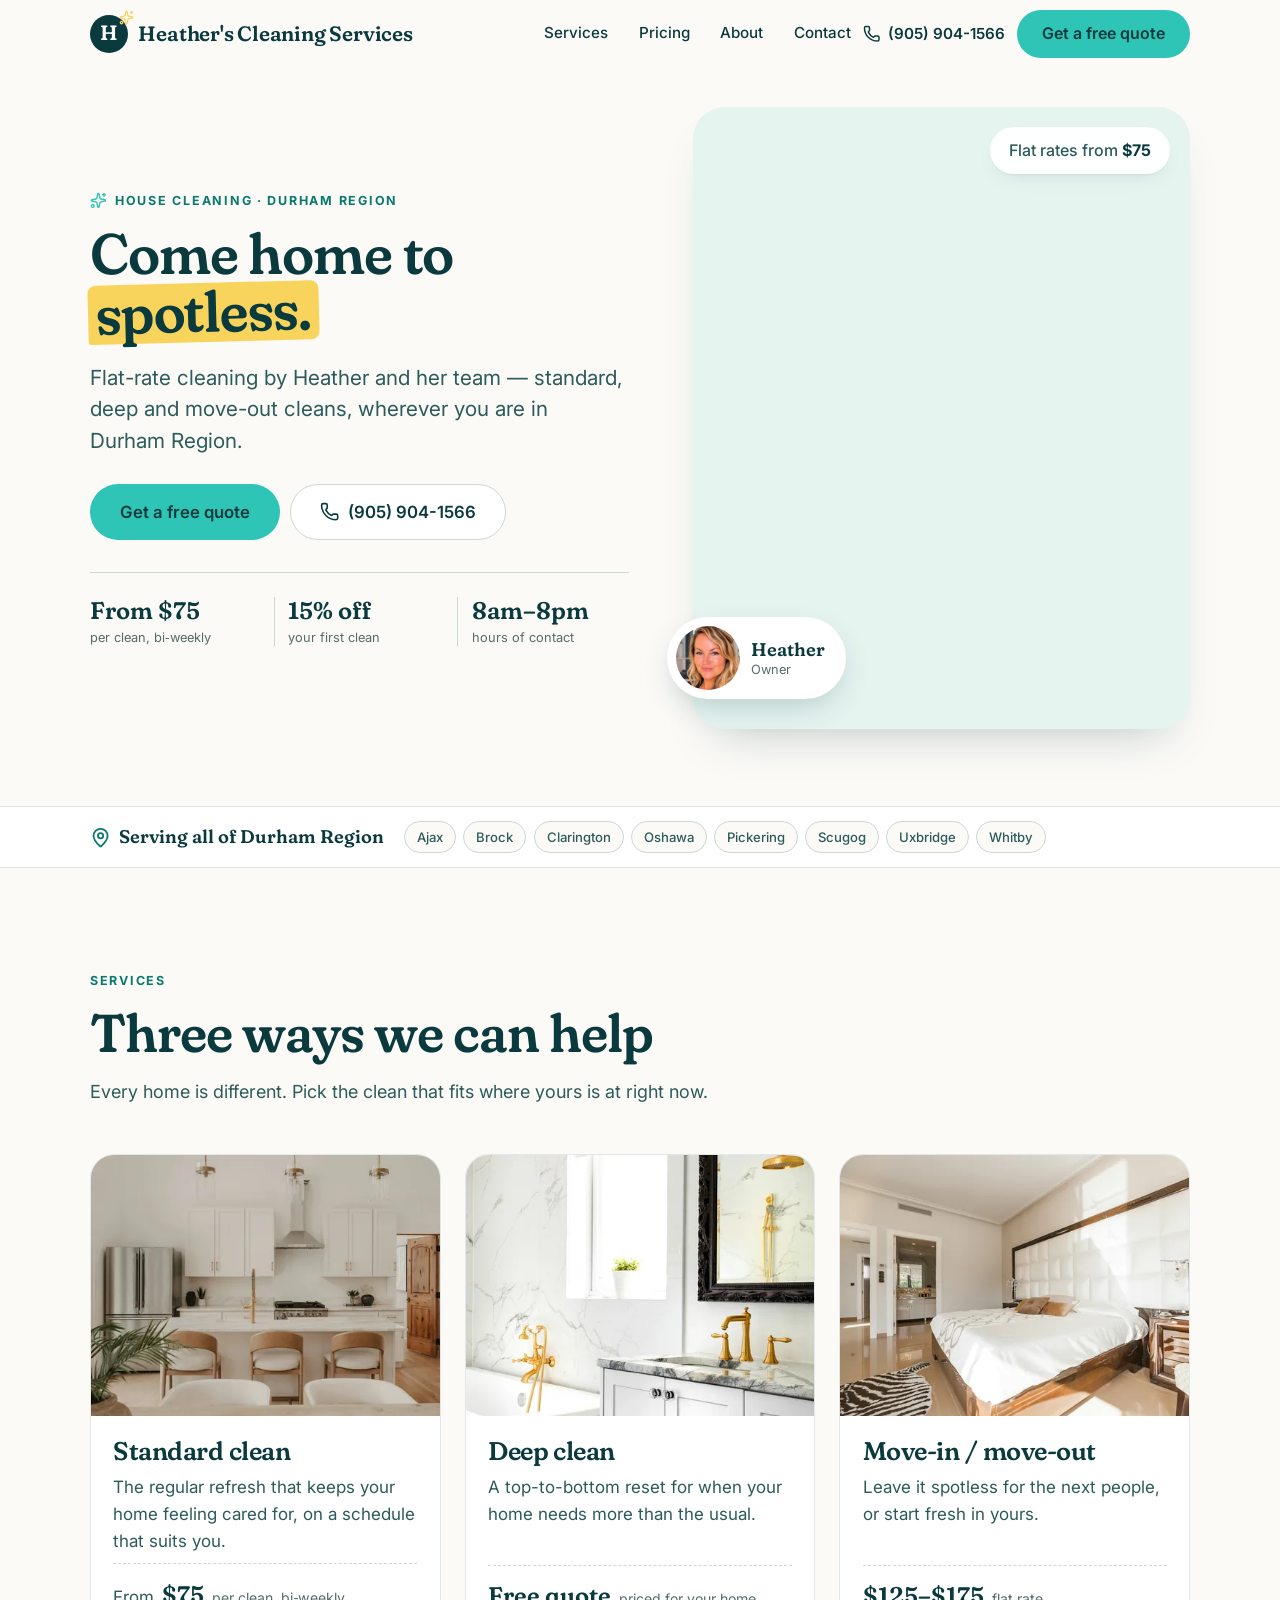
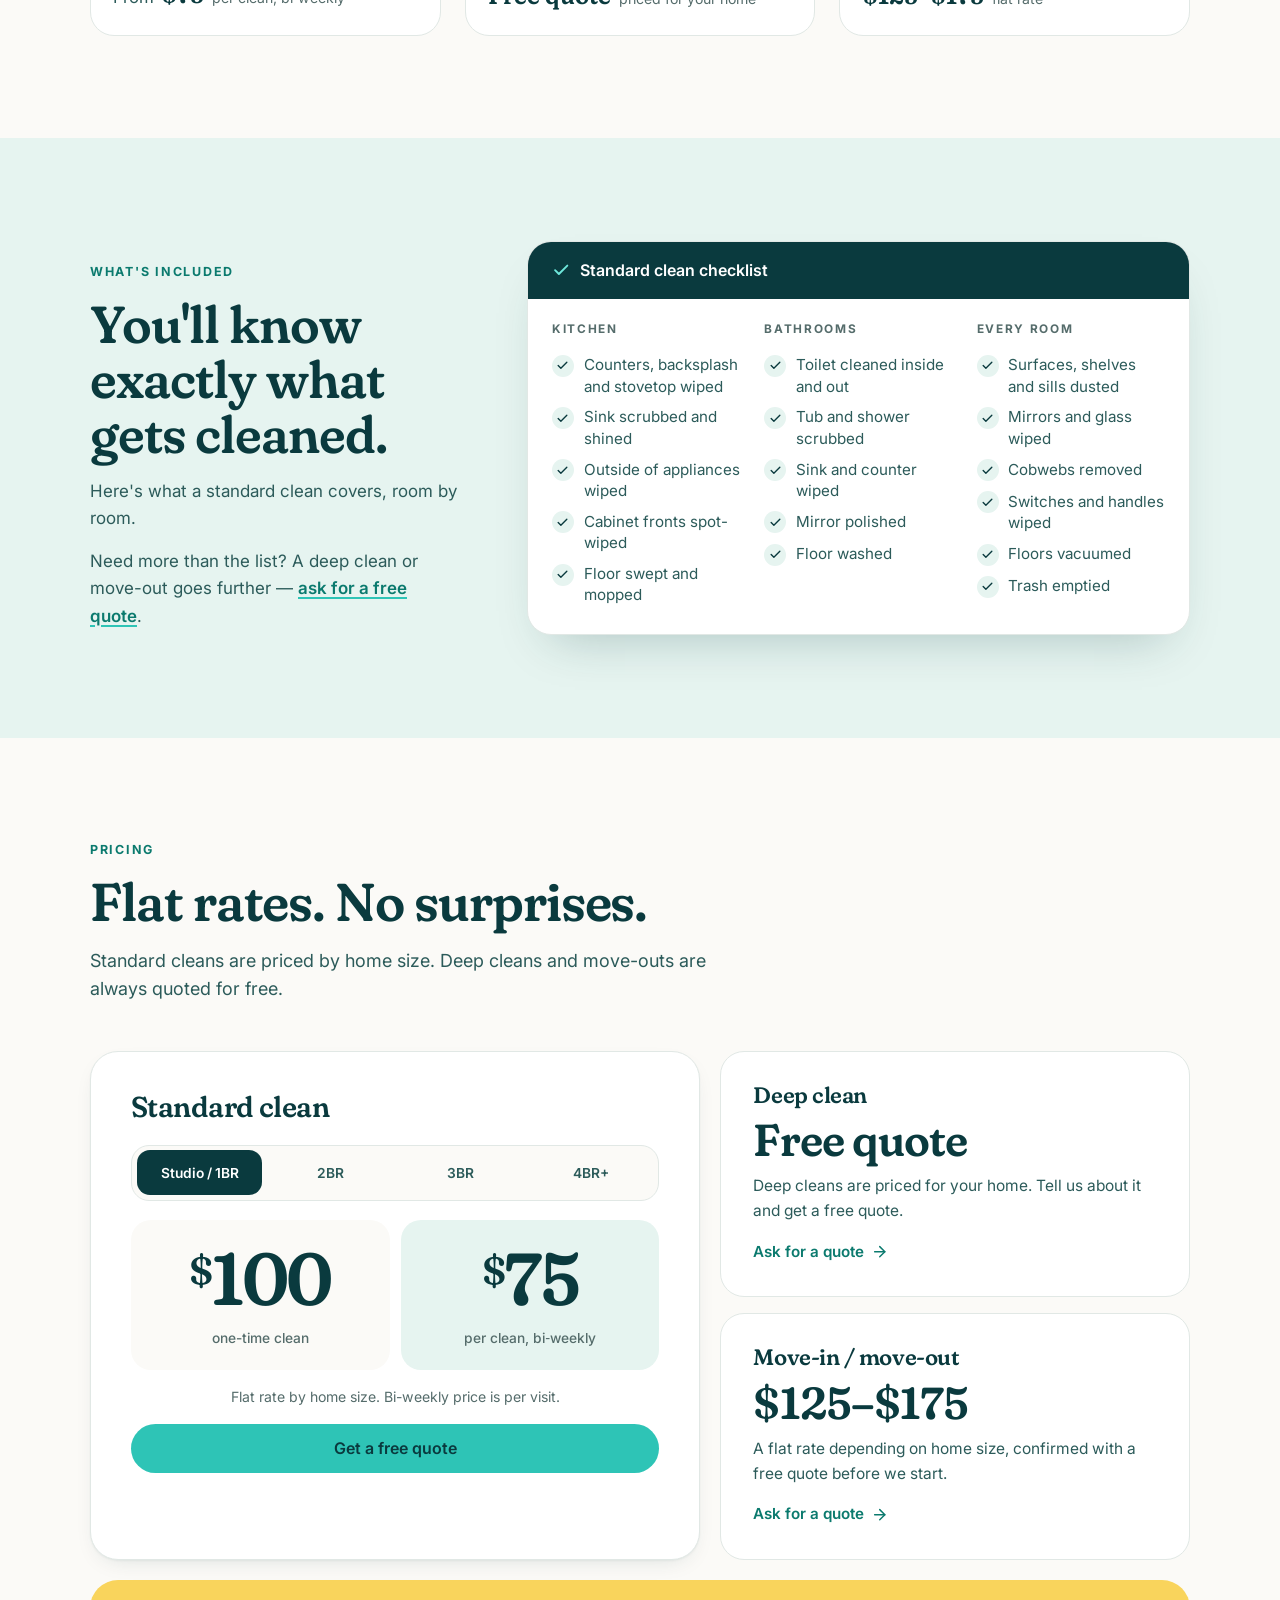
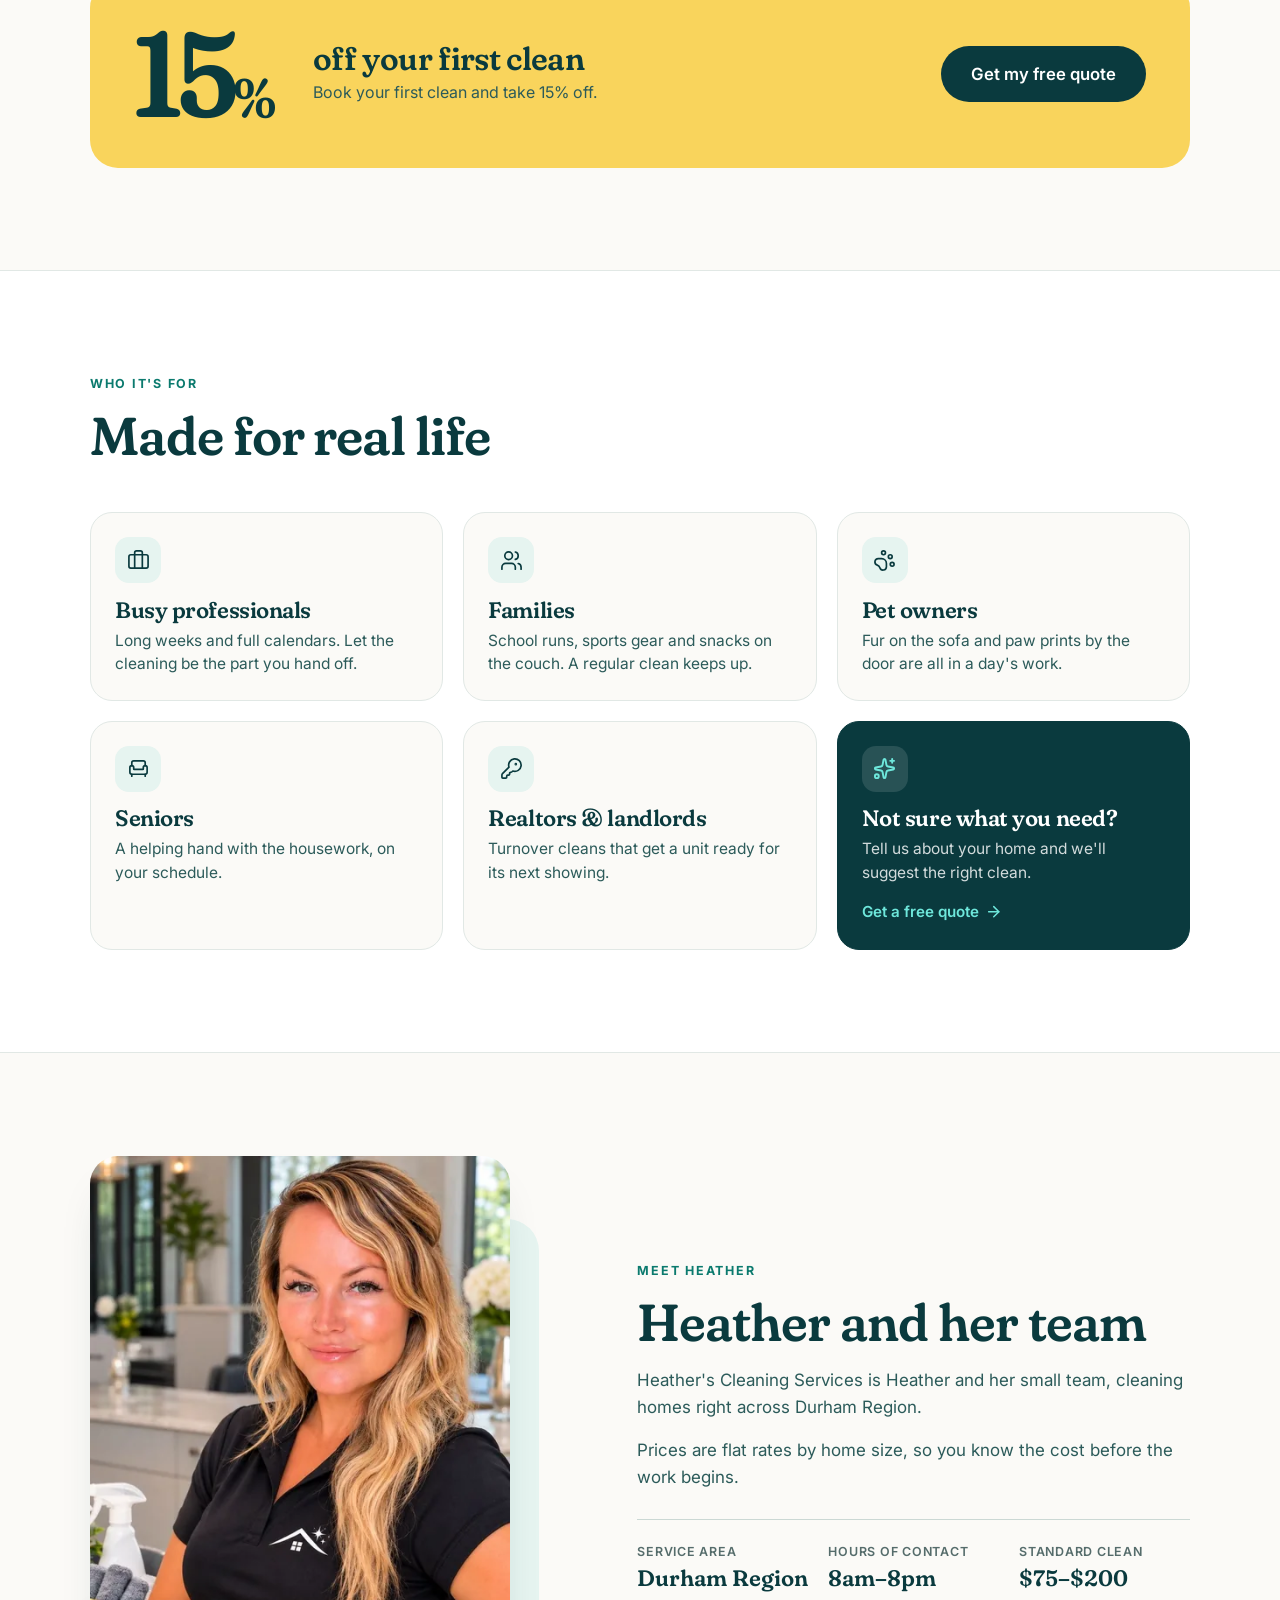
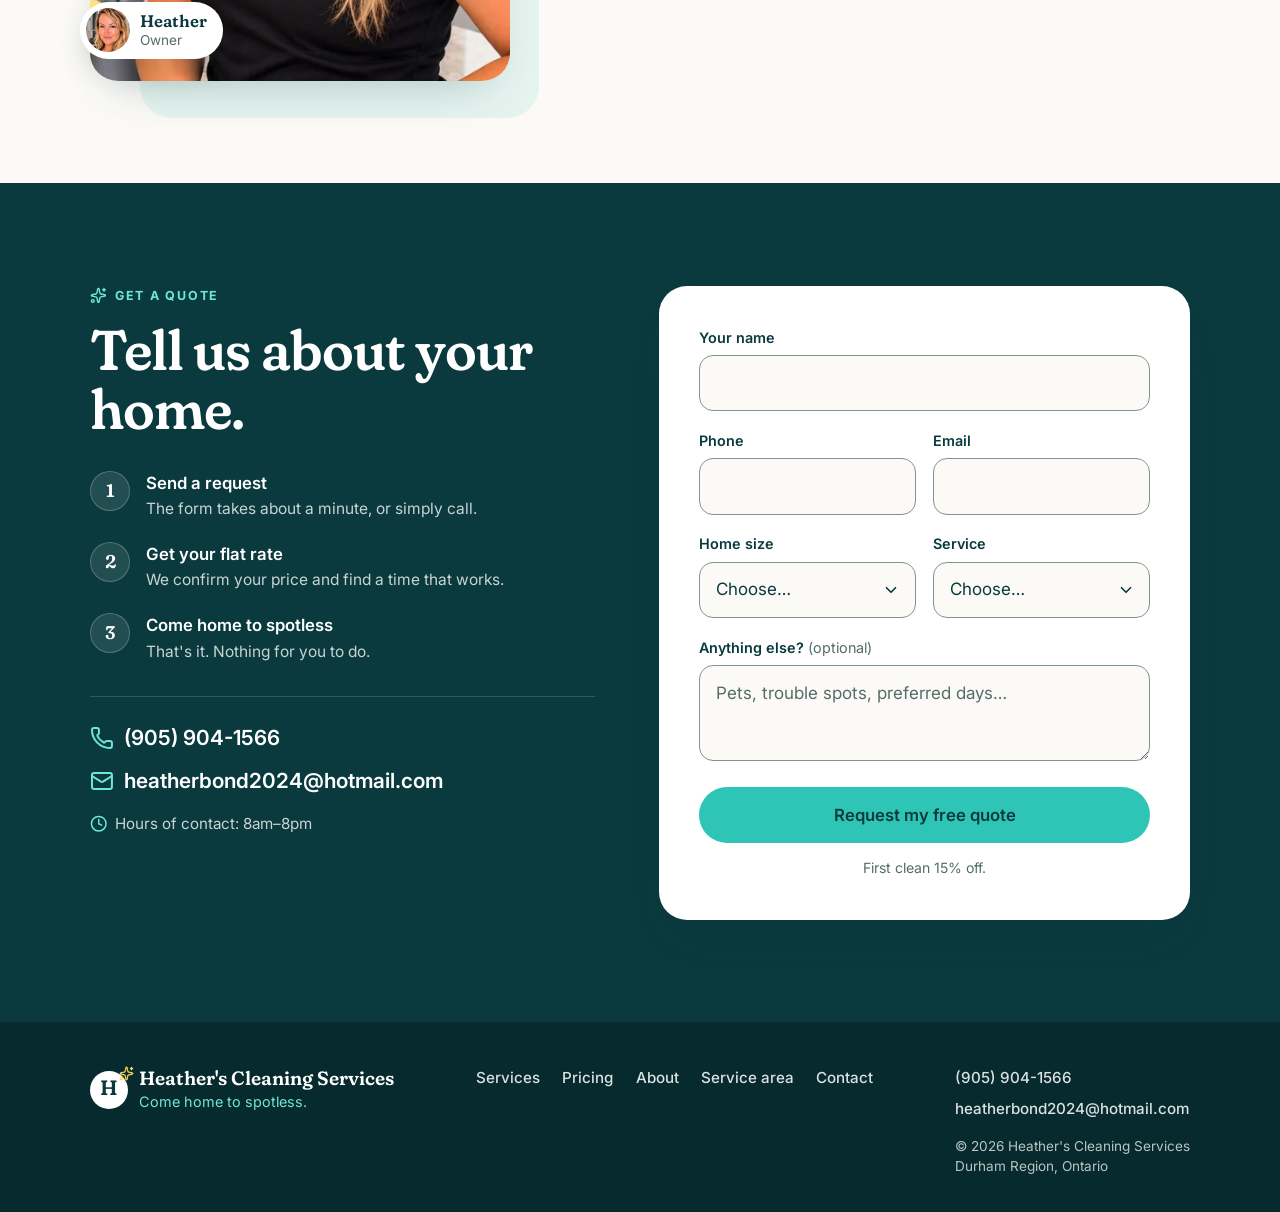
<file: index.html>
<!DOCTYPE html>
<html lang="en">
<head>
  <meta charset="UTF-8" />
  <meta name="viewport" content="width=device-width, initial-scale=1.0" />

  <title>Heather's Cleaning Services — House Cleaning in Durham Region, ON</title>
  <meta name="description" content="Flat-rate house cleaning across Durham Region by Heather and her team. Standard, deep and move-in/move-out cleans. Bi-weekly from $75, first clean 15% off." />
  <meta name="theme-color" content="#FBFAF7" />

  <link rel="icon" href="data:image/svg+xml,%3Csvg xmlns='http://www.w3.org/2000/svg' viewBox='0 0 64 64'%3E%3Crect width='64' height='64' rx='18' fill='%230A3A3E'/%3E%3Ctext x='28' y='48' font-family='Georgia,serif' font-weight='700' font-size='42' fill='%23fff' text-anchor='middle'%3EH%3C/text%3E%3Cpath d='M51 7c1 5.4 2.9 7.3 8.3 8.3-5.4 1-7.3 2.9-8.3 8.3-1-5.4-2.9-7.3-8.3-8.3 5.4-1 7.3-2.9 8.3-8.3z' fill='%23F9D45C'/%3E%3C/svg%3E" />

  <link rel="canonical" href="https://heatherscleaning.ca/" />

  <meta property="og:type" content="website" />
  <meta property="og:site_name" content="Heather's Cleaning Services" />
  <meta property="og:title" content="Heather's Cleaning Services — Come home to spotless." />
  <meta property="og:description" content="Flat-rate house cleaning across Durham Region by Heather and her team. Standard, deep and move-in/move-out cleans." />
  <meta property="og:url" content="https://heatherscleaning.ca/" />
  <meta property="og:image" content="https://heatherscleaning.ca/images/og.jpg" />
  <meta property="og:image:width" content="1200" />
  <meta property="og:image:height" content="630" />
  <meta property="og:image:alt" content="Heather's Cleaning Services — come home to spotless. House cleaning across Durham Region." />
  <meta name="twitter:card" content="summary_large_image" />

  <!-- Fonts are hosted on this site (Fraunces and Inter, SIL Open Font Licence — see /fonts),
       so nothing is fetched from a third party before the page can render. -->
  <link rel="preload" href="fonts/fraunces-latin.woff2" as="font" type="font/woff2" crossorigin />
  <link rel="preload" href="fonts/inter-latin.woff2" as="font" type="font/woff2" crossorigin />
  <link rel="stylesheet" href="styles.css" />

  <!-- Progressive enhancement flag: animations only run when JS is available -->
  <script>document.documentElement.classList.add("js");</script>

  <script type="application/ld+json">
  {
    "@context": "https://schema.org",
    "@type": "LocalBusiness",
    "name": "Heather's Cleaning Services",
    "description": "Flat-rate house cleaning across Durham Region, Ontario by Heather and her team — standard cleans, deep cleans, and move-in/move-out cleans.",
    "url": "https://heatherscleaning.ca/",
    "image": "https://heatherscleaning.ca/images/og.jpg",
    "telephone": "+1-905-904-1566",
    "email": "heatherbond2024@hotmail.com",
    "priceRange": "$$",
    "areaServed": { "@type": "AdministrativeArea", "name": "Durham Region" },
    "address": {
      "@type": "PostalAddress",
      "addressLocality": "Durham Region",
      "addressRegion": "ON",
      "addressCountry": "CA"
    }
  }
  </script>
</head>
<body>

  <a class="skip-link" href="#main">Skip to content</a>

  <!-- Icon set: Lucide (ISC licence) -->
  <svg xmlns="http://www.w3.org/2000/svg" style="position:absolute;width:0;height:0;overflow:hidden" aria-hidden="true" focusable="false">
    <symbol id="i-phone" viewBox="0 0 24 24" fill="none" stroke="currentColor" stroke-width="2" stroke-linecap="round" stroke-linejoin="round"><path d="M13.832 16.568a1 1 0 0 0 1.213-.303l.355-.465A2 2 0 0 1 17 15h3a2 2 0 0 1 2 2v3a2 2 0 0 1-2 2A18 18 0 0 1 2 4a2 2 0 0 1 2-2h3a2 2 0 0 1 2 2v3a2 2 0 0 1-.8 1.6l-.468.351a1 1 0 0 0-.292 1.233 14 14 0 0 0 6.392 6.384"/></symbol>
    <symbol id="i-mail" viewBox="0 0 24 24" fill="none" stroke="currentColor" stroke-width="2" stroke-linecap="round" stroke-linejoin="round"><path d="m22 7-8.991 5.727a2 2 0 0 1-2.009 0L2 7"/><rect x="2" y="4" width="20" height="16" rx="2"/></symbol>
    <symbol id="i-pin" viewBox="0 0 24 24" fill="none" stroke="currentColor" stroke-width="2" stroke-linecap="round" stroke-linejoin="round"><path d="M20 10c0 4.993-5.539 10.193-7.399 11.799a1 1 0 0 1-1.202 0C9.539 20.193 4 14.993 4 10a8 8 0 0 1 16 0"/><circle cx="12" cy="10" r="3"/></symbol>
    <symbol id="i-clock" viewBox="0 0 24 24" fill="none" stroke="currentColor" stroke-width="2" stroke-linecap="round" stroke-linejoin="round"><circle cx="12" cy="12" r="10"/><path d="M12 6v6l4 2"/></symbol>
    <symbol id="i-check" viewBox="0 0 24 24" fill="none" stroke="currentColor" stroke-width="2.5" stroke-linecap="round" stroke-linejoin="round"><path d="M20 6 9 17l-5-5"/></symbol>
    <symbol id="i-sparkles" viewBox="0 0 24 24" fill="none" stroke="currentColor" stroke-width="2" stroke-linecap="round" stroke-linejoin="round"><path d="M11.017 2.814a1 1 0 0 1 1.966 0l1.051 5.558a2 2 0 0 0 1.594 1.594l5.558 1.051a1 1 0 0 1 0 1.966l-5.558 1.051a2 2 0 0 0-1.594 1.594l-1.051 5.558a1 1 0 0 1-1.966 0l-1.051-5.558a2 2 0 0 0-1.594-1.594l-5.558-1.051a1 1 0 0 1 0-1.966l5.558-1.051a2 2 0 0 0 1.594-1.594z"/><path d="M20 2v4"/><path d="M22 4h-4"/><circle cx="4" cy="20" r="2"/></symbol>
    <symbol id="i-arrow" viewBox="0 0 24 24" fill="none" stroke="currentColor" stroke-width="2" stroke-linecap="round" stroke-linejoin="round"><path d="M5 12h14"/><path d="m12 5 7 7-7 7"/></symbol>
    <symbol id="i-menu" viewBox="0 0 24 24" fill="none" stroke="currentColor" stroke-width="2" stroke-linecap="round" stroke-linejoin="round"><path d="M4 5h16"/><path d="M4 12h16"/><path d="M4 19h16"/></symbol>
    <symbol id="i-x" viewBox="0 0 24 24" fill="none" stroke="currentColor" stroke-width="2" stroke-linecap="round" stroke-linejoin="round"><path d="M18 6 6 18"/><path d="m6 6 12 12"/></symbol>
    <symbol id="i-briefcase" viewBox="0 0 24 24" fill="none" stroke="currentColor" stroke-width="1.75" stroke-linecap="round" stroke-linejoin="round"><path d="M16 20V4a2 2 0 0 0-2-2h-4a2 2 0 0 0-2 2v16"/><rect width="20" height="14" x="2" y="6" rx="2"/></symbol>
    <symbol id="i-users" viewBox="0 0 24 24" fill="none" stroke="currentColor" stroke-width="1.75" stroke-linecap="round" stroke-linejoin="round"><path d="M16 21v-2a4 4 0 0 0-4-4H6a4 4 0 0 0-4 4v2"/><path d="M16 3.128a4 4 0 0 1 0 7.744"/><path d="M22 21v-2a4 4 0 0 0-3-3.87"/><circle cx="9" cy="7" r="4"/></symbol>
    <symbol id="i-paw" viewBox="0 0 24 24" fill="none" stroke="currentColor" stroke-width="1.75" stroke-linecap="round" stroke-linejoin="round"><circle cx="11" cy="4" r="2"/><circle cx="18" cy="8" r="2"/><circle cx="20" cy="16" r="2"/><path d="M9 10a5 5 0 0 1 5 5v3.5a3.5 3.5 0 0 1-6.84 1.045Q6.52 17.48 4.46 16.84A3.5 3.5 0 0 1 5.5 10Z"/></symbol>
    <symbol id="i-chair" viewBox="0 0 24 24" fill="none" stroke="currentColor" stroke-width="1.75" stroke-linecap="round" stroke-linejoin="round"><path d="M19 9V6a2 2 0 0 0-2-2H7a2 2 0 0 0-2 2v3"/><path d="M3 16a2 2 0 0 0 2 2h14a2 2 0 0 0 2-2v-5a2 2 0 0 0-4 0v1.5a.5.5 0 0 1-.5.5h-9a.5.5 0 0 1-.5-.5V11a2 2 0 0 0-4 0z"/><path d="M5 18v2"/><path d="M19 18v2"/></symbol>
    <symbol id="i-key" viewBox="0 0 24 24" fill="none" stroke="currentColor" stroke-width="1.75" stroke-linecap="round" stroke-linejoin="round"><path d="M2.586 17.414A2 2 0 0 0 2 18.828V21a1 1 0 0 0 1 1h3a1 1 0 0 0 1-1v-1a1 1 0 0 1 1-1h1a1 1 0 0 0 1-1v-1a1 1 0 0 1 1-1h.172a2 2 0 0 0 1.414-.586l.814-.814a6.5 6.5 0 1 0-4-4z"/><circle cx="16.5" cy="7.5" r=".5" fill="currentColor"/></symbol>
  </svg>


  <!-- ============ HEADER ============ -->
  <header class="site-header" id="top">
    <div class="container header-inner">
      <a href="#top" class="logo">
        <span class="logo-mark" aria-hidden="true">H<svg class="logo-spark" viewBox="0 0 24 24"><use href="#i-sparkles"></use></svg></span>
        <span class="logo-text">Heather's Cleaning Services</span>
      </a>

      <nav class="nav" id="site-nav" aria-label="Primary">
        <a href="#services">Services</a>
        <a href="#pricing">Pricing</a>
        <a href="#about">About</a>
        <a href="#contact">Contact</a>
        <div class="nav-extra">
          <a href="#contact" class="btn btn-primary">Get a free quote</a>
          <a href="tel:+19059041566" class="nav-phone"><svg class="icon" aria-hidden="true"><use href="#i-phone"></use></svg>(905) 904-1566</a>
        </div>
      </nav>

      <a href="tel:+19059041566" class="header-phone"><svg class="icon" aria-hidden="true"><use href="#i-phone"></use></svg>(905) 904-1566</a>
      <a href="#contact" class="btn btn-primary header-cta">Get a free quote</a>

      <button class="nav-toggle" id="nav-toggle" aria-expanded="false" aria-controls="site-nav" aria-label="Open menu">
        <svg class="icon icon-menu" aria-hidden="true"><use href="#i-menu"></use></svg>
        <svg class="icon icon-close" aria-hidden="true"><use href="#i-x"></use></svg>
      </button>
    </div>
  </header>


  <main id="main">

    <!-- ============ HERO ============ -->
    <section class="hero" aria-labelledby="hero-title">
      <div class="container hero-grid">

        <div class="hero-media">
          <div class="wipe" id="hero-wipe">
            <picture>
              <source media="(max-width: 879px)" srcset="images/hero-m-640.webp 640w, images/hero-m-750.webp 750w, images/hero-m-960.webp 960w" sizes="100vw" />
              <img class="wipe-base" id="hero-img"
                   src="images/hero-960.webp"
                   srcset="images/hero-640.webp 640w, images/hero-960.webp 960w, images/hero-1280.webp 1280w"
                   sizes="(max-width: 1100px) 46vw, 540px"
                   width="1280" height="1600" fetchpriority="high" decoding="async"
                   alt="A bright, freshly cleaned living room with a grey sofa, plants and sunlight through the blinds" />
            </picture>
            <div class="wipe-haze" aria-hidden="true"></div>
            <div class="wipe-blade" aria-hidden="true"></div>
          </div>

          <p class="hero-chip hero-chip--price">Flat rates from <strong>$75</strong></p>

          <div class="hero-chip hero-chip--heather">
            <img src="images/heather-avatar.webp" width="160" height="160" alt="" loading="lazy" decoding="async" />
            <p><strong>Heather</strong><span>Owner</span></p>
          </div>
        </div>

        <div class="hero-copy">
          <p class="eyebrow"><svg class="icon" aria-hidden="true"><use href="#i-sparkles"></use></svg>House cleaning · Durham Region</p>
          <h1 class="hero-title" id="hero-title">Come home to <span class="hl">spotless.</span></h1>
          <p class="hero-sub">Flat-rate cleaning by Heather and her team — standard, deep and move-out cleans, wherever you are in Durham Region.</p>

          <div class="hero-actions">
            <a href="#contact" class="btn btn-primary btn-lg">Get a free quote</a>
            <a href="tel:+19059041566" class="btn btn-outline btn-lg"><svg class="icon" aria-hidden="true"><use href="#i-phone"></use></svg>(905) 904-1566</a>
          </div>

          <ul class="hero-facts">
            <li><strong>From $75</strong><span>per clean, bi&#8209;weekly</span></li>
            <li><strong>15% off</strong><span>your first clean</span></li>
            <li><strong>8am–8pm</strong><span>hours of contact</span></li>
          </ul>
        </div>

      </div>
    </section>


    <!-- ============ SERVICE AREA STRIP ============ -->
    <section class="areas" id="areas" aria-label="Service area">
      <div class="container areas-inner">
        <p class="areas-title"><svg class="icon" aria-hidden="true"><use href="#i-pin"></use></svg>Serving all of Durham Region</p>
        <ul class="areas-list">
          <li>Ajax</li>
          <li>Brock</li>
          <li>Clarington</li>
          <li>Oshawa</li>
          <li>Pickering</li>
          <li>Scugog</li>
          <li>Uxbridge</li>
          <li>Whitby</li>
        </ul>
      </div>
    </section>


    <!-- ============ SERVICES ============ -->
    <section class="section" id="services" aria-labelledby="services-title">
      <div class="container">
        <header class="section-head rv">
          <p class="eyebrow">Services</p>
          <h2 id="services-title">Three ways we can help</h2>
          <p class="section-lead">Every home is different. Pick the clean that fits where yours is at right now.</p>
        </header>

        <div class="services-grid">
          <article class="service-card rv">
            <div class="service-media">
              <img src="images/kitchen-720.webp" srcset="images/kitchen-480.webp 480w, images/kitchen-720.webp 720w"
                   sizes="(max-width: 700px) 100vw, 380px" width="720" height="540" loading="lazy" decoding="async"
                   alt="A bright white kitchen with a marble island, wooden stools and a plant" />
            </div>
            <div class="service-body">
              <h3>Standard clean</h3>
              <p>The regular refresh that keeps your home feeling cared for, on a schedule that suits you.</p>
              <p class="service-price">From <strong>$75</strong> <span>per clean, bi&#8209;weekly</span></p>
            </div>
          </article>

          <article class="service-card rv">
            <div class="service-media">
              <img src="images/bath-720.webp" srcset="images/bath-480.webp 480w, images/bath-720.webp 720w"
                   sizes="(max-width: 700px) 100vw, 380px" width="720" height="540" loading="lazy" decoding="async"
                   alt="A spotless bathroom with white marble walls, gold fixtures and a bright window" />
            </div>
            <div class="service-body">
              <h3>Deep clean</h3>
              <p>A top-to-bottom reset for when your home needs more than the usual.</p>
              <p class="service-price"><strong>Free quote</strong> <span>priced for your home</span></p>
            </div>
          </article>

          <article class="service-card rv">
            <div class="service-media">
              <img src="images/bedroom-720.webp" srcset="images/bedroom-480.webp 480w, images/bedroom-720.webp 720w"
                   sizes="(max-width: 700px) 100vw, 380px" width="720" height="540" loading="lazy" decoding="async"
                   alt="A bright, spotless bedroom with white bedding and a gleaming floor" />
            </div>
            <div class="service-body">
              <h3>Move-in / move-out</h3>
              <p>Leave it spotless for the next people, or start fresh in yours.</p>
              <p class="service-price"><strong>$125–$175</strong> <span>flat rate</span></p>
            </div>
          </article>
        </div>
      </div>
    </section>


    <!-- ============ WHAT'S INCLUDED ============ -->
    <section class="section section-mint" id="included" aria-labelledby="included-title">
      <div class="container included-grid">

        <div class="included-copy rv">
          <p class="eyebrow">What's included</p>
          <h2 id="included-title">You'll know exactly what gets cleaned.</h2>
          <p class="included-lead">Here's what a standard clean covers, room by room.</p>
          <p>Need more than the list? A deep clean or move-out goes further — <a href="#contact">ask for a free quote</a>.</p>
        </div>

        <div class="checklist rv" id="checklist">
          <p class="checklist-head"><svg class="icon" aria-hidden="true"><use href="#i-check"></use></svg>Standard clean checklist</p>

          <div class="checklist-groups">
            <div class="check-group">
              <h3>Kitchen</h3>
              <ul>
                <li style="--i:0"><span class="tick"><svg class="icon" aria-hidden="true"><use href="#i-check"></use></svg></span>Counters, backsplash and stovetop wiped</li>
                <li style="--i:1"><span class="tick"><svg class="icon" aria-hidden="true"><use href="#i-check"></use></svg></span>Sink scrubbed and shined</li>
                <li style="--i:2"><span class="tick"><svg class="icon" aria-hidden="true"><use href="#i-check"></use></svg></span>Outside of appliances wiped</li>
                <li style="--i:3"><span class="tick"><svg class="icon" aria-hidden="true"><use href="#i-check"></use></svg></span>Cabinet fronts spot-wiped</li>
                <li style="--i:4"><span class="tick"><svg class="icon" aria-hidden="true"><use href="#i-check"></use></svg></span>Floor swept and mopped</li>
              </ul>
            </div>

            <div class="check-group">
              <h3>Bathrooms</h3>
              <ul>
                <li style="--i:5"><span class="tick"><svg class="icon" aria-hidden="true"><use href="#i-check"></use></svg></span>Toilet cleaned inside and out</li>
                <li style="--i:6"><span class="tick"><svg class="icon" aria-hidden="true"><use href="#i-check"></use></svg></span>Tub and shower scrubbed</li>
                <li style="--i:7"><span class="tick"><svg class="icon" aria-hidden="true"><use href="#i-check"></use></svg></span>Sink and counter wiped</li>
                <li style="--i:8"><span class="tick"><svg class="icon" aria-hidden="true"><use href="#i-check"></use></svg></span>Mirror polished</li>
                <li style="--i:9"><span class="tick"><svg class="icon" aria-hidden="true"><use href="#i-check"></use></svg></span>Floor washed</li>
              </ul>
            </div>

            <div class="check-group">
              <h3>Every room</h3>
              <ul>
                <li style="--i:10"><span class="tick"><svg class="icon" aria-hidden="true"><use href="#i-check"></use></svg></span>Surfaces, shelves and sills dusted</li>
                <li style="--i:11"><span class="tick"><svg class="icon" aria-hidden="true"><use href="#i-check"></use></svg></span>Mirrors and glass wiped</li>
                <li style="--i:12"><span class="tick"><svg class="icon" aria-hidden="true"><use href="#i-check"></use></svg></span>Cobwebs removed</li>
                <li style="--i:13"><span class="tick"><svg class="icon" aria-hidden="true"><use href="#i-check"></use></svg></span>Switches and handles wiped</li>
                <li style="--i:14"><span class="tick"><svg class="icon" aria-hidden="true"><use href="#i-check"></use></svg></span>Floors vacuumed</li>
                <li style="--i:15"><span class="tick"><svg class="icon" aria-hidden="true"><use href="#i-check"></use></svg></span>Trash emptied</li>
              </ul>
            </div>
          </div>
        </div>

      </div>
    </section>


    <!-- ============ PRICING ============ -->
    <section class="section" id="pricing" aria-labelledby="pricing-title">
      <div class="container">
        <header class="section-head rv">
          <p class="eyebrow">Pricing</p>
          <h2 id="pricing-title">Flat rates. No surprises.</h2>
          <p class="section-lead">Standard cleans are priced by home size. Deep cleans and move-outs are always quoted for free.</p>
        </header>

        <div class="pricing-grid">
          <div class="price-panel rv">
            <h3 class="price-panel-title">Standard clean</h3>

            <div class="size-picker" id="size-picker" role="group" aria-label="Choose your home size">
              <button type="button" class="size-btn is-active" data-once="100" data-biweekly="75" aria-pressed="true">Studio / 1BR</button>
              <button type="button" class="size-btn" data-once="150" data-biweekly="125" aria-pressed="false">2BR</button>
              <button type="button" class="size-btn" data-once="175" data-biweekly="150" aria-pressed="false">3BR</button>
              <button type="button" class="size-btn" data-once="200" data-biweekly="175" aria-pressed="false">4BR+</button>
            </div>

            <div class="price-display" aria-live="polite">
              <p class="price-cell"><span class="price"><span class="price-cur">$</span><span id="price-once">100</span></span><span class="price-label">one-time clean</span></p>
              <p class="price-cell price-cell--bi"><span class="price"><span class="price-cur">$</span><span id="price-biweekly">75</span></span><span class="price-label">per clean, bi&#8209;weekly</span></p>
            </div>

            <p class="price-note">Flat rate by home size. Bi-weekly price is per visit.</p>

            <!-- The complete price list, for screen readers and search engines.
                 Sighted users get the same figures from the picker above. -->
            <ul class="sr-only" aria-label="Standard clean prices by home size">
              <li>Studio or one bedroom: $100 one-time, $75 per clean bi-weekly</li>
              <li>Two bedrooms: $150 one-time, $125 per clean bi-weekly</li>
              <li>Three bedrooms: $175 one-time, $150 per clean bi-weekly</li>
              <li>Four bedrooms or more: $200 one-time, $175 per clean bi-weekly</li>
            </ul>
            <a href="#contact" class="btn btn-primary btn-block">Get a free quote</a>
          </div>

          <div class="quote-cards">
            <article class="quote-card rv">
              <div class="quote-card-top">
                <h3>Deep clean</h3>
                <p class="quote-big">Free quote</p>
              </div>
              <p class="quote-desc">Deep cleans are priced for your home. Tell us about it and get a free quote.</p>
              <a href="#contact" class="link-arrow">Ask for a quote<svg class="icon" aria-hidden="true"><use href="#i-arrow"></use></svg></a>
            </article>

            <article class="quote-card rv">
              <div class="quote-card-top">
                <h3>Move-in / move-out</h3>
                <p class="quote-big">$125–$175</p>
              </div>
              <p class="quote-desc">A flat rate depending on home size, confirmed with a free quote before we start.</p>
              <a href="#contact" class="link-arrow">Ask for a quote<svg class="icon" aria-hidden="true"><use href="#i-arrow"></use></svg></a>
            </article>
          </div>
        </div>

        <div class="offer-band rv">
          <p class="offer-num" aria-hidden="true">15<span>%</span></p>
          <div class="offer-copy">
            <h3><span class="sr-only">15 percent </span>off your first clean</h3>
            <p>Book your first clean and take 15% off.</p>
          </div>
          <a href="#contact" class="btn btn-dark btn-lg">Get my free quote</a>
        </div>
      </div>
    </section>


    <!-- ============ WHO IT'S FOR ============ -->
    <section class="section section-white" id="fit" aria-labelledby="fit-title">
      <div class="container">
        <header class="section-head rv">
          <p class="eyebrow">Who it's for</p>
          <h2 id="fit-title">Made for real life</h2>
        </header>

        <ul class="fit-grid">
          <li class="fit-item rv">
            <span class="fit-icon"><svg class="icon" aria-hidden="true"><use href="#i-briefcase"></use></svg></span>
            <h3>Busy professionals</h3>
            <p>Long weeks and full calendars. Let the cleaning be the part you hand off.</p>
          </li>
          <li class="fit-item rv">
            <span class="fit-icon"><svg class="icon" aria-hidden="true"><use href="#i-users"></use></svg></span>
            <h3>Families</h3>
            <p>School runs, sports gear and snacks on the couch. A regular clean keeps up.</p>
          </li>
          <li class="fit-item rv">
            <span class="fit-icon"><svg class="icon" aria-hidden="true"><use href="#i-paw"></use></svg></span>
            <h3>Pet owners</h3>
            <p>Fur on the sofa and paw prints by the door are all in a day's work.</p>
          </li>
          <li class="fit-item rv">
            <span class="fit-icon"><svg class="icon" aria-hidden="true"><use href="#i-chair"></use></svg></span>
            <h3>Seniors</h3>
            <p>A helping hand with the housework, on your schedule.</p>
          </li>
          <li class="fit-item rv">
            <span class="fit-icon"><svg class="icon" aria-hidden="true"><use href="#i-key"></use></svg></span>
            <h3>Realtors &amp; landlords</h3>
            <p>Turnover cleans that get a unit ready for its next showing.</p>
          </li>
          <li class="fit-item fit-item--cta rv">
            <span class="fit-icon"><svg class="icon" aria-hidden="true"><use href="#i-sparkles"></use></svg></span>
            <h3>Not sure what you need?</h3>
            <p>Tell us about your home and we'll suggest the right clean.</p>
            <a href="#contact" class="link-arrow">Get a free quote<svg class="icon" aria-hidden="true"><use href="#i-arrow"></use></svg></a>
          </li>
        </ul>
      </div>
    </section>


    <!-- ============ ABOUT ============ -->
    <section class="section" id="about" aria-labelledby="about-title">
      <div class="container about-grid">

        <div class="about-media rv">
          <img src="images/heather-800.webp" srcset="images/heather-480.webp 480w, images/heather-800.webp 800w"
               sizes="(max-width: 700px) 100vw, 440px" width="800" height="1000" loading="lazy" decoding="async"
               alt="Heather, owner of Heather's Cleaning Services, smiling in a bright kitchen beside a cleaning caddy" />
          <p class="about-badge"><img src="images/heather-avatar.webp" width="160" height="160" alt="" loading="lazy" decoding="async" /><span><strong>Heather</strong>Owner</span></p>
        </div>

        <div class="about-copy rv">
          <p class="eyebrow">Meet Heather</p>
          <h2 id="about-title">Heather and her team</h2>
          <p>Heather's Cleaning Services is Heather and her small team, cleaning homes right across Durham Region.</p>
          <p>Prices are flat rates by home size, so you know the cost before the work begins.</p>

          <dl class="stats">
            <div><dt>Service area</dt><dd>Durham Region</dd></div>
            <div><dt>Hours of contact</dt><dd>8am–8pm</dd></div>
            <div><dt>Standard clean</dt><dd>$75–$200</dd></div>
          </dl>
        </div>

      </div>
    </section>


    <!-- ============ GET A QUOTE ============ -->
    <section class="section section-dark" id="contact" aria-labelledby="contact-title">
      <div class="container quote-grid">

        <div class="quote-copy rv">
          <p class="eyebrow eyebrow-light"><svg class="icon" aria-hidden="true"><use href="#i-sparkles"></use></svg>Get a quote</p>
          <h2 id="contact-title">Tell us about your home.</h2>

          <ol class="steps">
            <li>
              <span class="step-num" aria-hidden="true">1</span>
              <div><strong>Send a request</strong><p>The form takes about a minute, or simply call.</p></div>
            </li>
            <li>
              <span class="step-num" aria-hidden="true">2</span>
              <div><strong>Get your flat rate</strong><p>We confirm your price and find a time that works.</p></div>
            </li>
            <li>
              <span class="step-num" aria-hidden="true">3</span>
              <div><strong>Come home to spotless</strong><p>That's it. Nothing for you to do.</p></div>
            </li>
          </ol>

          <div class="quote-contact">
            <a href="tel:+19059041566" class="contact-big"><svg class="icon" aria-hidden="true"><use href="#i-phone"></use></svg>(905) 904-1566</a>
            <a href="mailto:heatherbond2024@hotmail.com" class="contact-big"><svg class="icon" aria-hidden="true"><use href="#i-mail"></use></svg>heatherbond2024@hotmail.com</a>
            <p class="contact-hours"><svg class="icon" aria-hidden="true"><use href="#i-clock"></use></svg>Hours of contact: 8am–8pm</p>
          </div>
        </div>

        <form class="quote-form" id="quote-form" novalidate>
          <div class="form-row">
            <label for="name">Your name</label>
            <input type="text" id="name" name="name" required autocomplete="name" />
          </div>

          <div class="form-cols">
            <div class="form-row">
              <label for="phone">Phone</label>
              <input type="tel" id="phone" name="phone" autocomplete="tel" inputmode="tel" />
            </div>
            <div class="form-row">
              <label for="email">Email</label>
              <input type="email" id="email" name="email" autocomplete="email" inputmode="email" />
            </div>
          </div>

          <div class="form-cols">
            <div class="form-row">
              <label for="home_size">Home size</label>
              <select id="home_size" name="home_size">
                <option value="">Choose…</option>
                <option>Studio / 1BR</option>
                <option>2BR</option>
                <option>3BR</option>
                <option>4BR+</option>
              </select>
            </div>
            <div class="form-row">
              <label for="service">Service</label>
              <select id="service" name="service">
                <option value="">Choose…</option>
                <option>Standard clean</option>
                <option>Deep clean</option>
                <option>Move-in / move-out</option>
                <option>Not sure yet</option>
              </select>
            </div>
          </div>

          <div class="form-row">
            <label for="message">Anything else? <span class="opt">(optional)</span></label>
            <textarea id="message" name="message" rows="2" placeholder="Pets, trouble spots, preferred days…"></textarea>
          </div>

          <p class="form-error" id="form-error" role="alert" hidden>Add a phone number or an email so we can reach you.</p>

          <!-- Honeypot: hidden from people, bait for spam bots -->
          <input type="text" id="website" name="website" class="hp-field" tabindex="-1" autocomplete="off" aria-hidden="true" />

          <button type="submit" class="btn btn-primary btn-lg btn-block">Request my free quote</button>
          <p class="form-foot">First clean 15% off.</p>
        </form>

      </div>
    </section>

  </main>


  <!-- ============ FOOTER ============ -->
  <footer class="site-footer">
    <div class="container footer-grid">
      <div class="footer-brand">
        <span class="logo-mark" aria-hidden="true">H<svg class="logo-spark" viewBox="0 0 24 24"><use href="#i-sparkles"></use></svg></span>
        <p><span class="footer-name">Heather's Cleaning Services</span><span class="footer-tag">Come home to spotless.</span></p>
      </div>

      <nav class="footer-nav" aria-label="Footer">
        <a href="#services">Services</a>
        <a href="#pricing">Pricing</a>
        <a href="#about">About</a>
        <a href="#areas">Service area</a>
        <a href="#contact">Contact</a>
      </nav>

      <div class="footer-meta">
        <a href="tel:+19059041566">(905) 904-1566</a>
        <a href="mailto:heatherbond2024@hotmail.com">heatherbond2024@hotmail.com</a>
        <p>© 2026 Heather's Cleaning Services<br />Durham Region, Ontario</p>
      </div>
    </div>
  </footer>


  <!-- ============ MOBILE ACTION BAR ============ -->
  <div class="mobile-bar" id="mobile-bar">
    <a href="tel:+19059041566" class="btn btn-outline"><svg class="icon" aria-hidden="true"><use href="#i-phone"></use></svg>Call</a>
    <a href="#contact" class="btn btn-primary">Get a free quote</a>
  </div>

  <script src="script.js"></script>
</body>
</html>
</file>
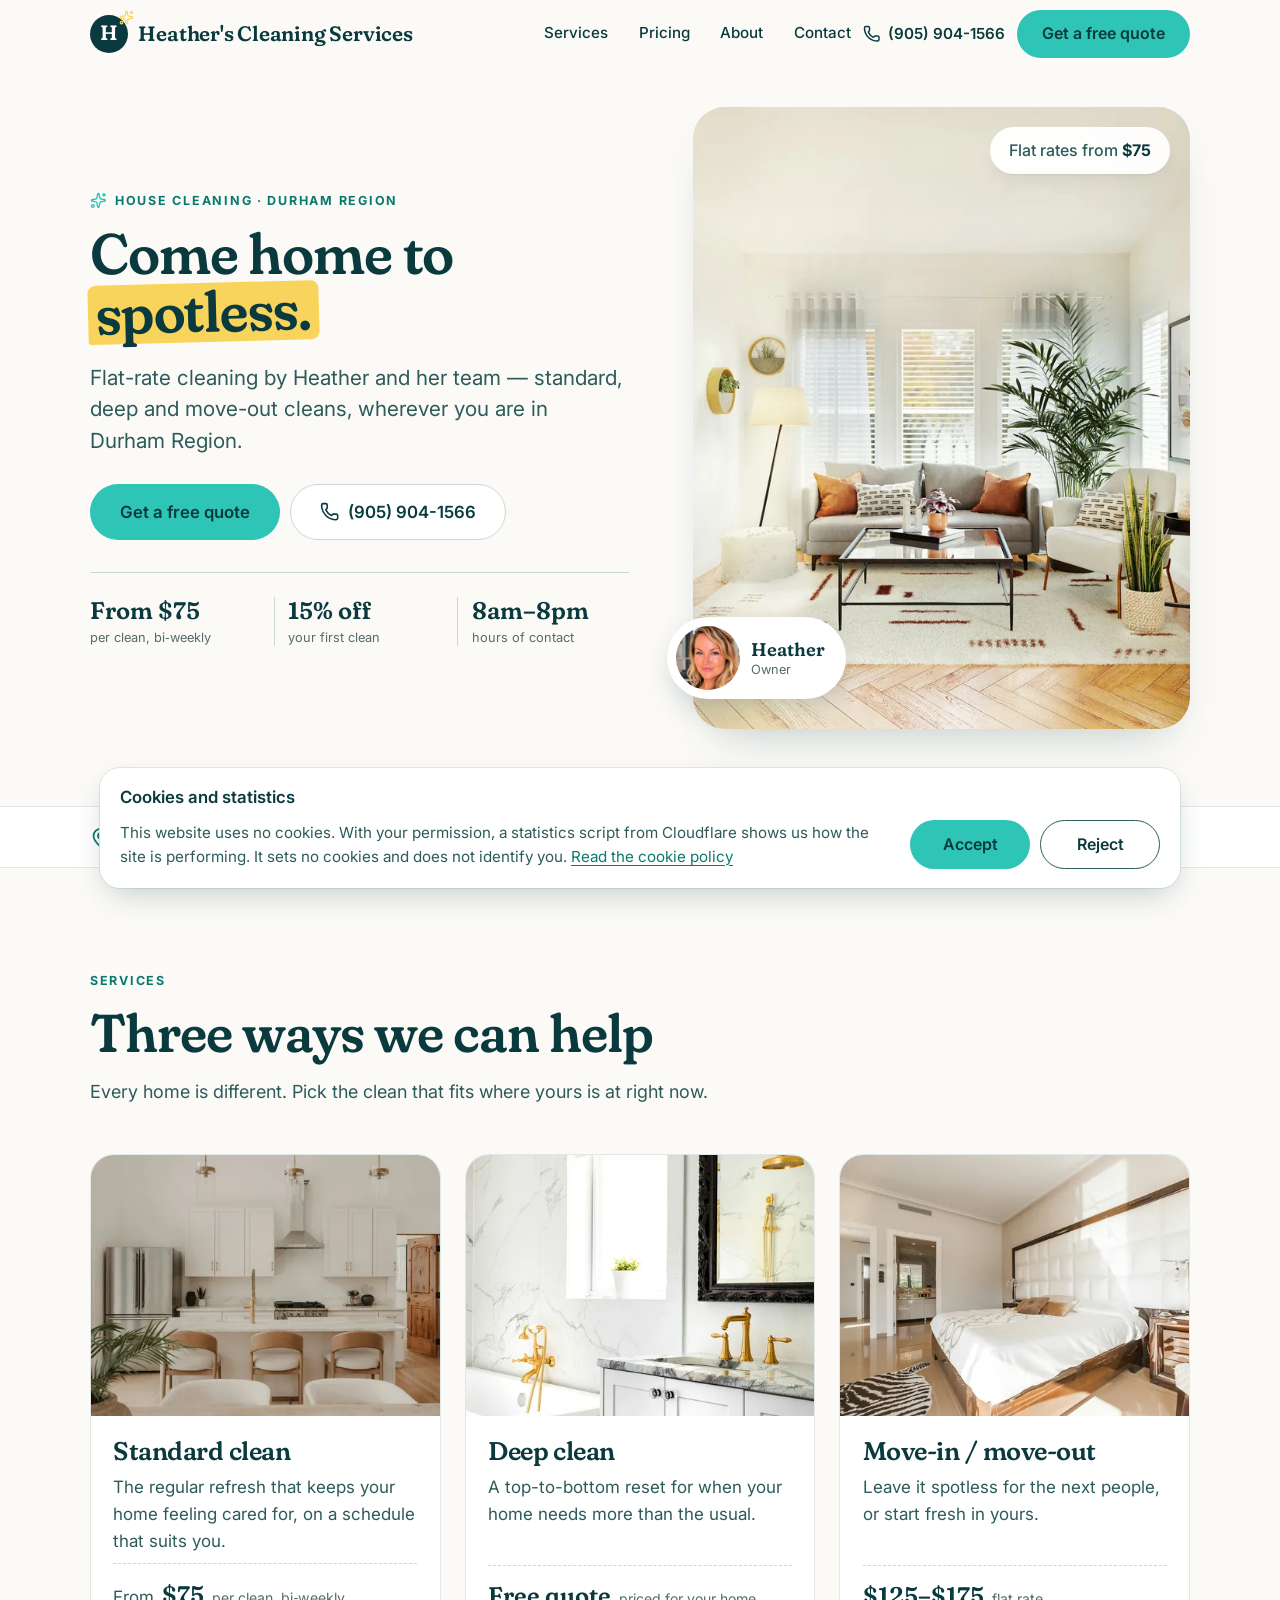
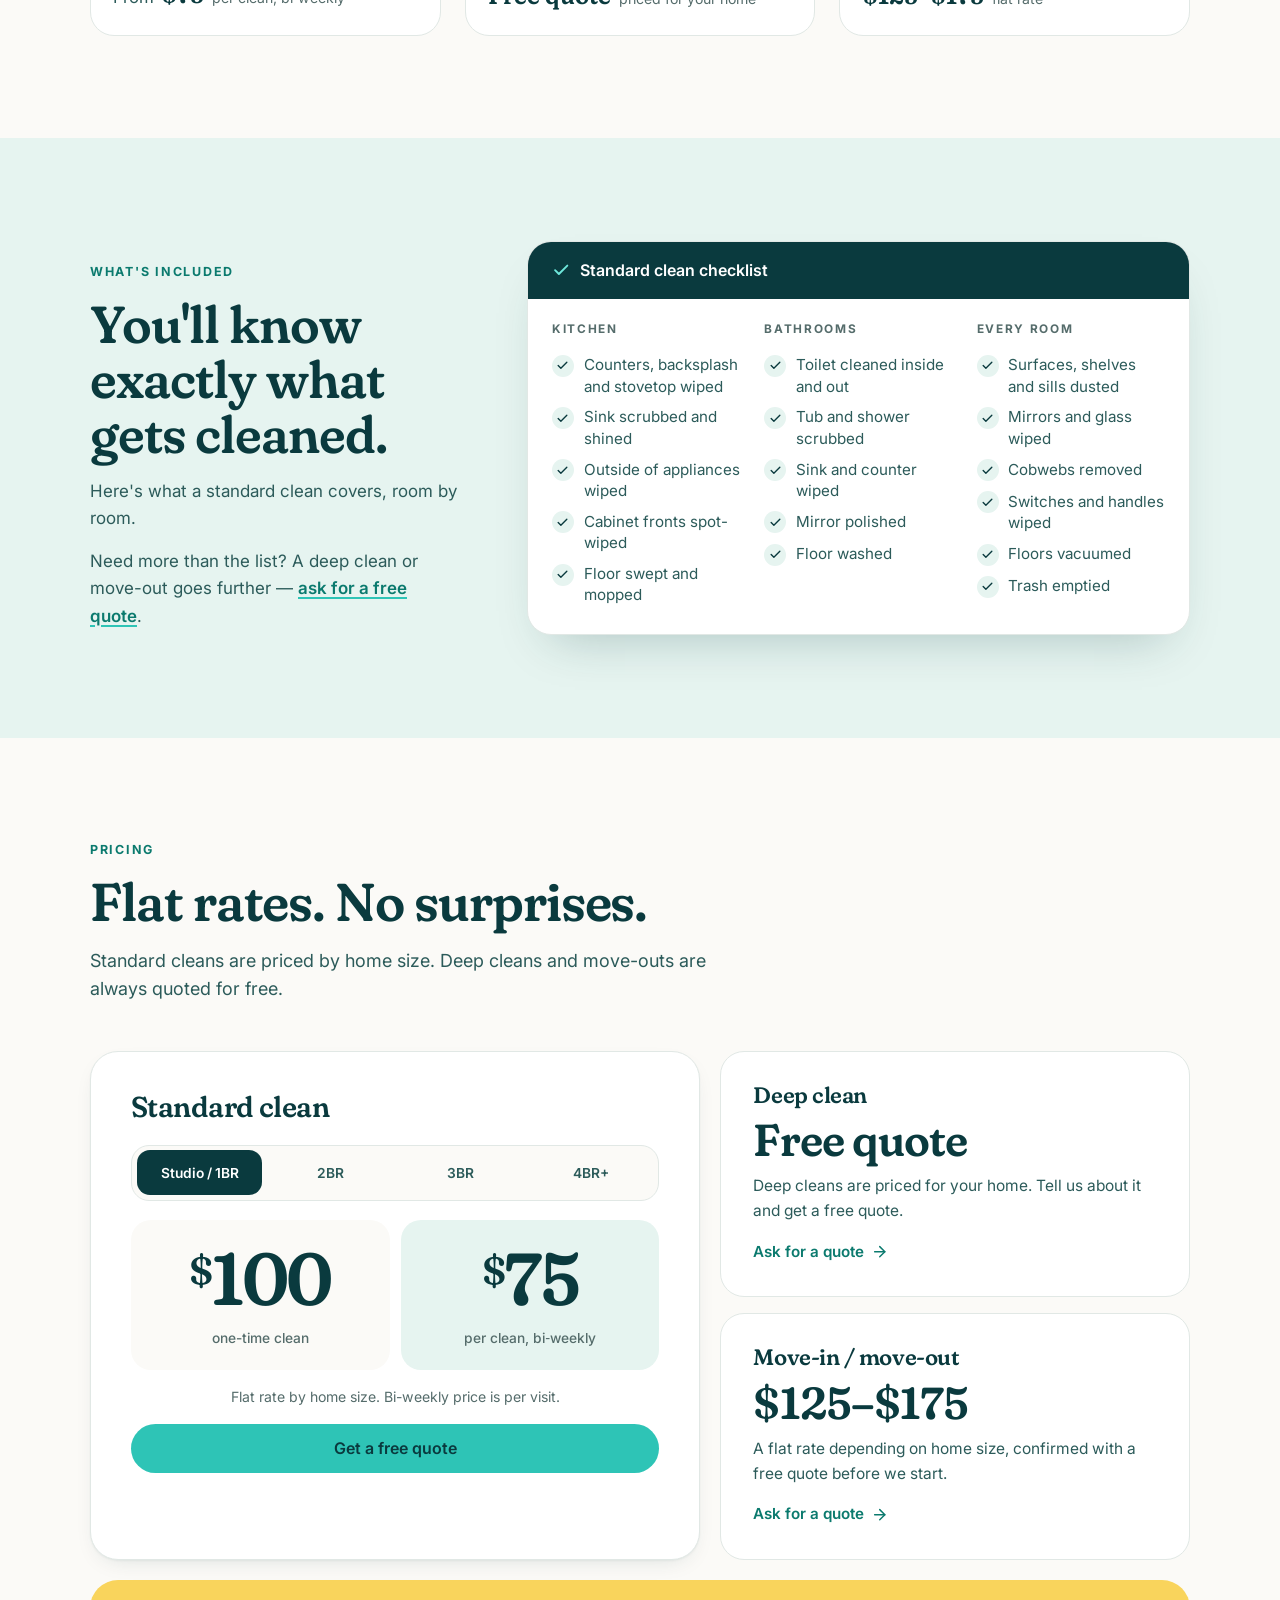
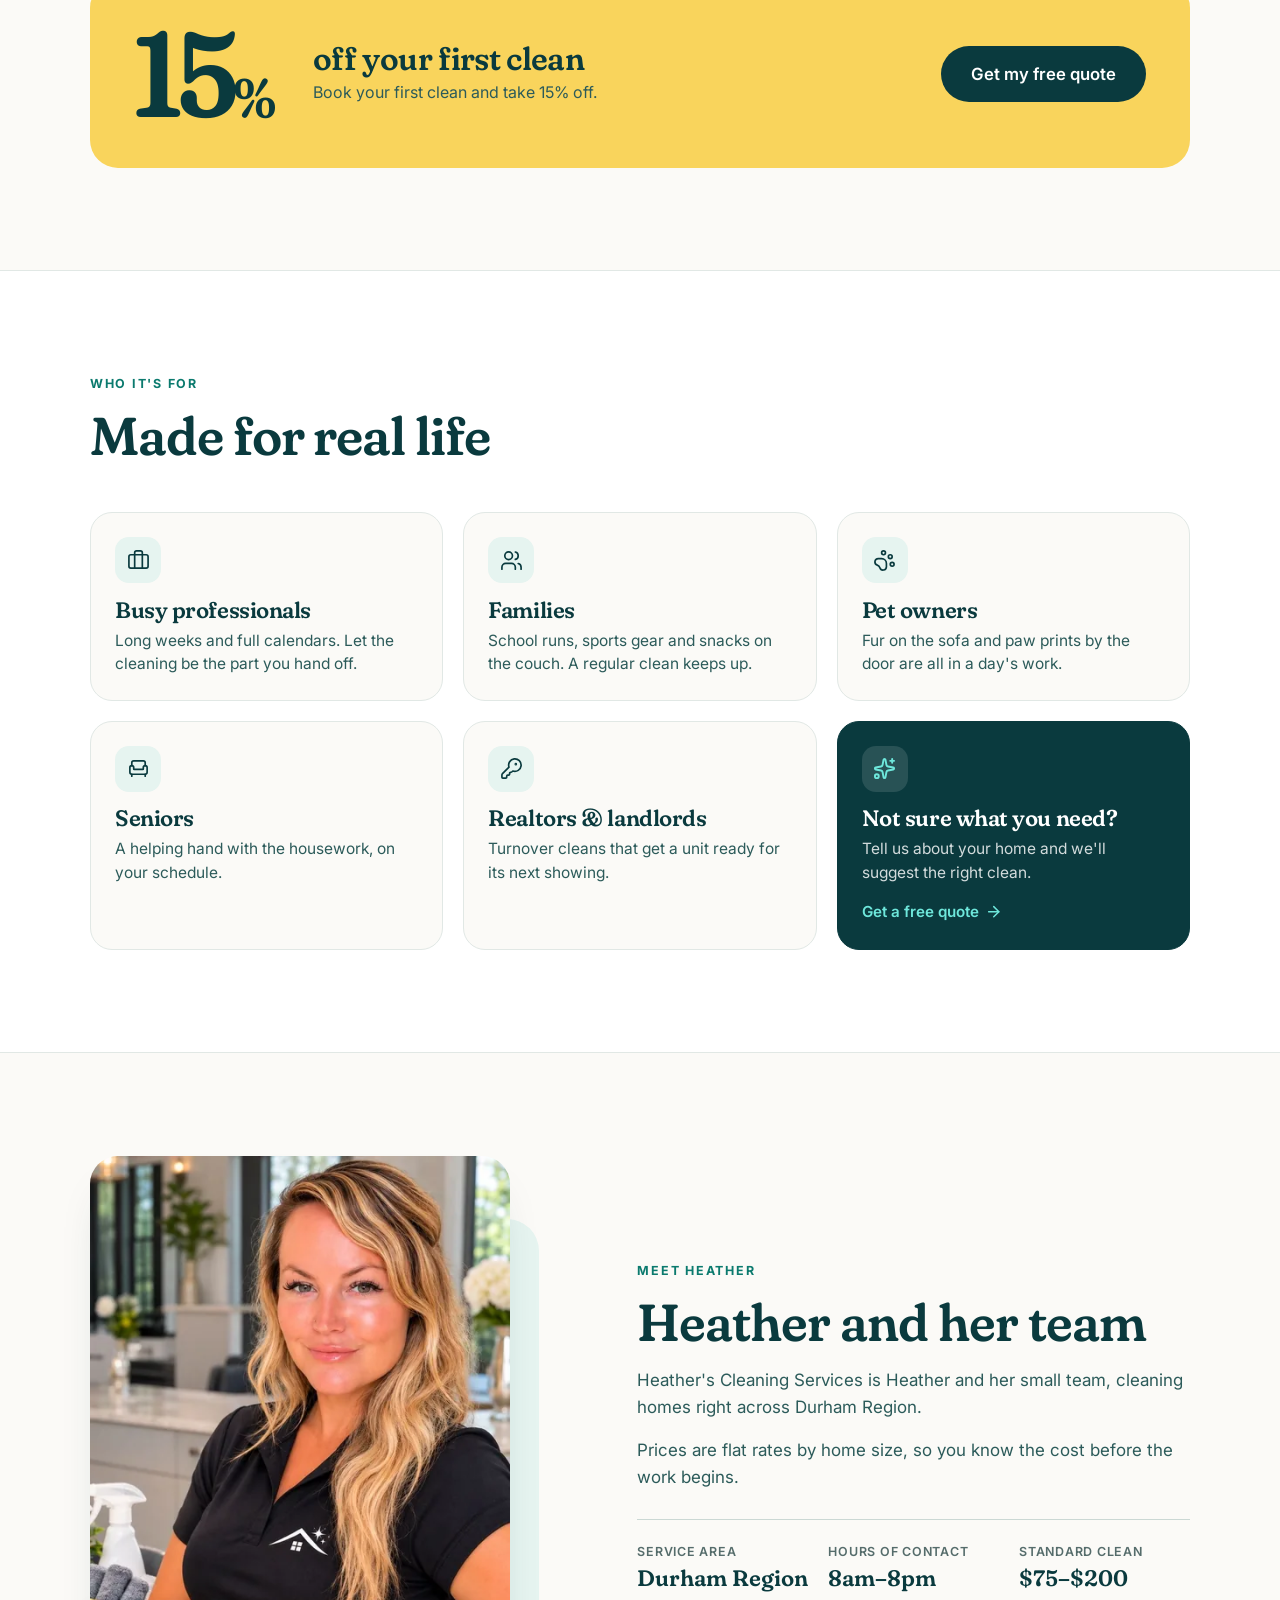
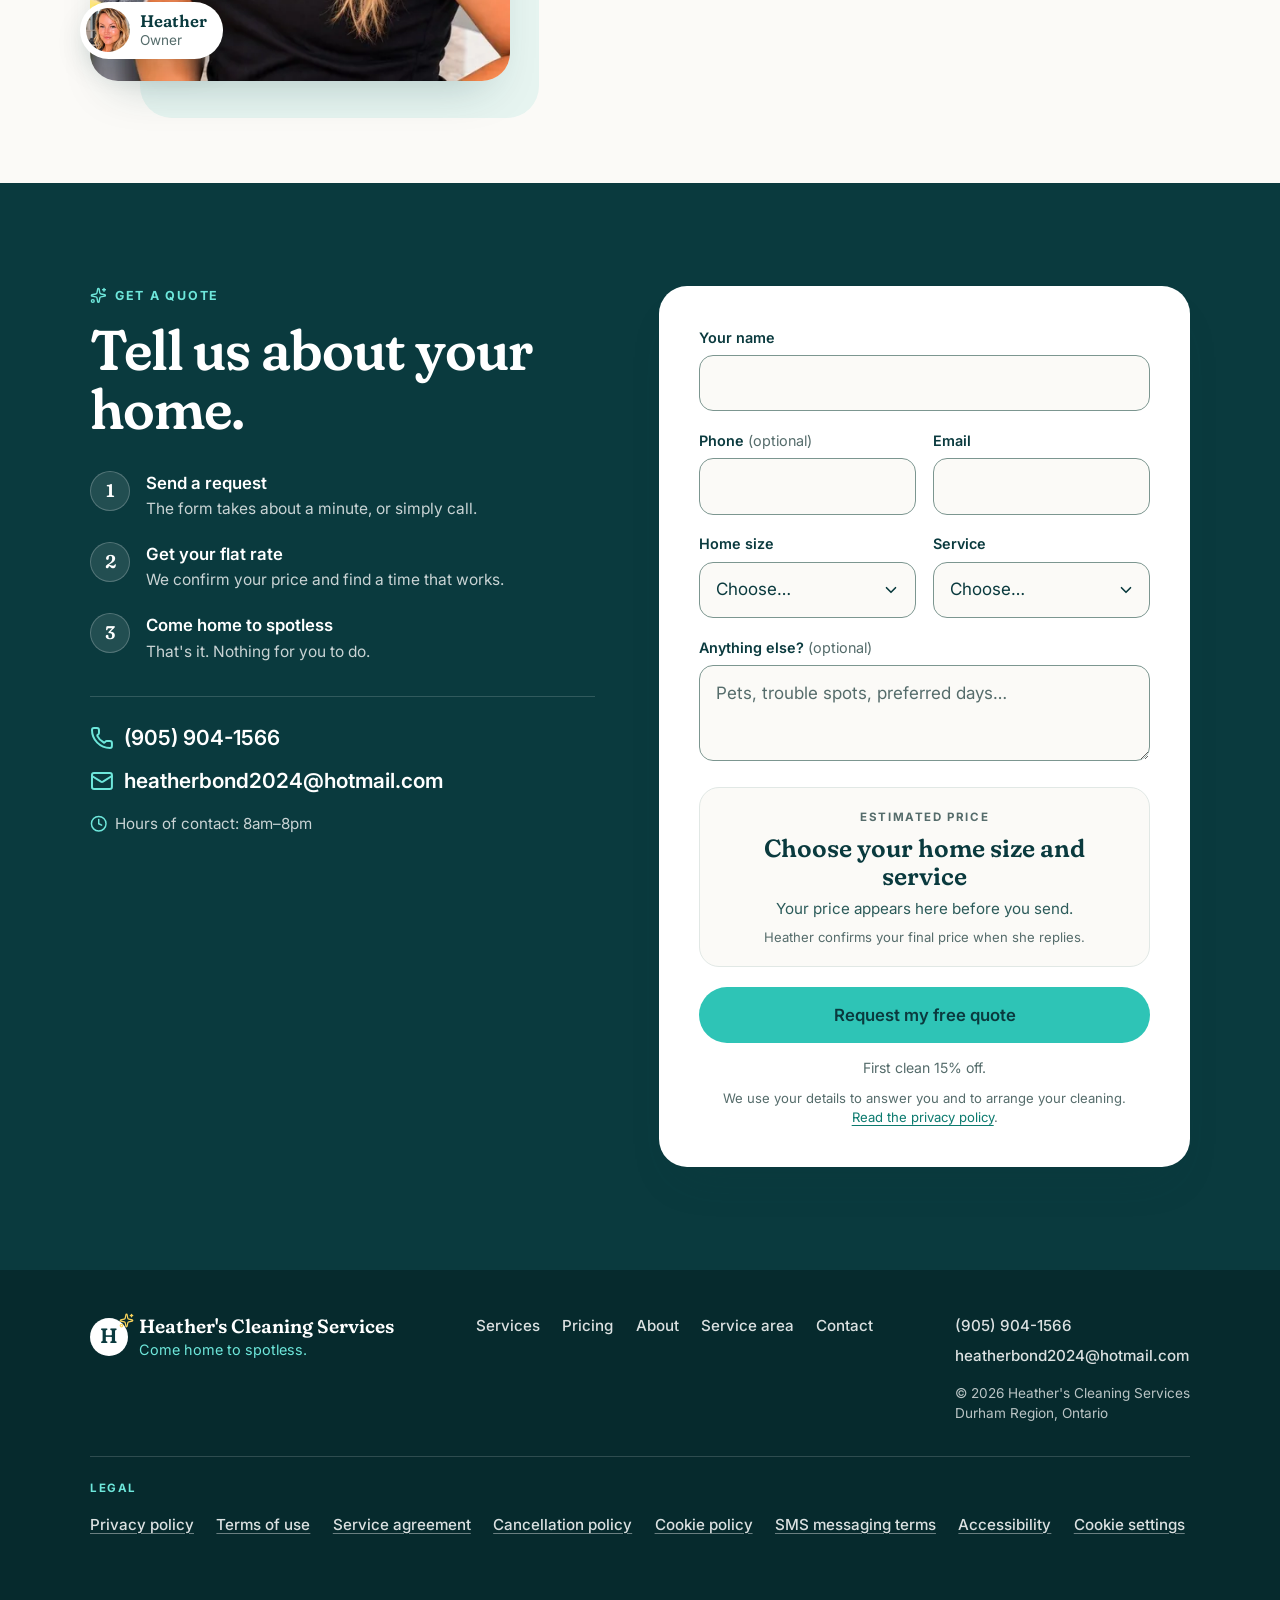
<file: public/index.html>
<!DOCTYPE html>
<html lang="en">
<head>
  <meta charset="UTF-8" />
  <meta name="viewport" content="width=device-width, initial-scale=1.0" />

  <title>Heather's Cleaning Services — House Cleaning in Durham Region, ON</title>
  <meta name="description" content="Flat-rate house cleaning across Durham Region by Heather and her team. Standard, deep and move-in/move-out cleans. Bi-weekly from $75, first clean 15% off." />
  <meta name="theme-color" content="#FBFAF7" />

  <link rel="icon" href="data:image/svg+xml,%3Csvg xmlns='http://www.w3.org/2000/svg' viewBox='0 0 64 64'%3E%3Crect width='64' height='64' rx='18' fill='%230A3A3E'/%3E%3Ctext x='28' y='48' font-family='Georgia,serif' font-weight='700' font-size='42' fill='%23fff' text-anchor='middle'%3EH%3C/text%3E%3Cpath d='M51 7c1 5.4 2.9 7.3 8.3 8.3-5.4 1-7.3 2.9-8.3 8.3-1-5.4-2.9-7.3-8.3-8.3 5.4-1 7.3-2.9 8.3-8.3z' fill='%23F9D45C'/%3E%3C/svg%3E" />

  <link rel="canonical" href="https://heatherscleaning.ca/" />

  <meta property="og:type" content="website" />
  <meta property="og:site_name" content="Heather's Cleaning Services" />
  <meta property="og:title" content="Heather's Cleaning Services — Come home to spotless." />
  <meta property="og:description" content="Flat-rate house cleaning across Durham Region by Heather and her team. Standard, deep and move-in/move-out cleans." />
  <meta property="og:url" content="https://heatherscleaning.ca/" />
  <meta property="og:image" content="https://heatherscleaning.ca/images/og.jpg" />
  <meta property="og:image:width" content="1200" />
  <meta property="og:image:height" content="630" />
  <meta property="og:image:alt" content="Heather's Cleaning Services — come home to spotless. House cleaning across Durham Region." />
  <meta name="twitter:card" content="summary_large_image" />

  <!-- Fonts are hosted on this site (Fraunces and Inter, SIL Open Font Licence — see /fonts),
       so nothing is fetched from a third party before the page can render. -->
  <link rel="preload" href="fonts/fraunces-latin.woff2" as="font" type="font/woff2" crossorigin />
  <link rel="preload" href="fonts/inter-latin.woff2" as="font" type="font/woff2" crossorigin />
  <link rel="stylesheet" href="styles.css" />
  <!-- Cookie choices and the statistics script. Deferred, so it runs once the page
       has been read. It also removes any statistics script the host may have added
       to the page, before that can run. -->
  <script src="consent.js" defer></script>

  <!-- Progressive enhancement flag: animations only run when JS is available -->
  <script>document.documentElement.classList.add("js");</script>

  <script type="application/ld+json">
  {
    "@context": "https://schema.org",
    "@type": "LocalBusiness",
    "name": "Heather's Cleaning Services",
    "description": "Flat-rate house cleaning across Durham Region, Ontario by Heather and her team — standard cleans, deep cleans, and move-in/move-out cleans.",
    "url": "https://heatherscleaning.ca/",
    "image": "https://heatherscleaning.ca/images/og.jpg",
    "telephone": "+1-905-904-1566",
    "email": "heatherbond2024@hotmail.com",
    "priceRange": "$$",
    "areaServed": { "@type": "AdministrativeArea", "name": "Durham Region" },
    "address": {
      "@type": "PostalAddress",
      "addressLocality": "Durham Region",
      "addressRegion": "ON",
      "addressCountry": "CA"
    }
  }
  </script>
</head>
<body>

  <a class="skip-link" href="#main">Skip to content</a>

  <!-- ============ COOKIE CHOICES ============
       Shown by consent.js only when a choice is needed. Without JavaScript it stays hidden.
       It is a labelled region, not a dialog: it never takes focus on its own.
       It sits here, near the top of the page, so a keyboard user reaches it after
       one Tab and does not have to cross the whole site. It is drawn at the bottom. -->
  <div class="consent" id="consent" role="region" aria-labelledby="consent-title" aria-describedby="consent-text" hidden>
    <div class="consent-inner">
      <p class="consent-title" id="consent-title">Cookies and statistics</p>
      <p class="consent-text" id="consent-text">This website uses no cookies. With your permission, a statistics script from Cloudflare shows us how the site is performing. It sets no cookies and does not identify you. <a href="/cookie-policy">Read the cookie policy</a></p>
      <div class="consent-actions">
        <button type="button" class="btn btn-primary" data-consent="accept">Accept</button>
        <button type="button" class="btn btn-outline" data-consent="reject">Reject</button>
      </div>
    </div>
  </div>

  <!-- Icon set: Lucide (ISC licence) -->
  <svg xmlns="http://www.w3.org/2000/svg" style="position:absolute;width:0;height:0;overflow:hidden" aria-hidden="true" focusable="false">
    <symbol id="i-phone" viewBox="0 0 24 24" fill="none" stroke="currentColor" stroke-width="2" stroke-linecap="round" stroke-linejoin="round"><path d="M13.832 16.568a1 1 0 0 0 1.213-.303l.355-.465A2 2 0 0 1 17 15h3a2 2 0 0 1 2 2v3a2 2 0 0 1-2 2A18 18 0 0 1 2 4a2 2 0 0 1 2-2h3a2 2 0 0 1 2 2v3a2 2 0 0 1-.8 1.6l-.468.351a1 1 0 0 0-.292 1.233 14 14 0 0 0 6.392 6.384"/></symbol>
    <symbol id="i-mail" viewBox="0 0 24 24" fill="none" stroke="currentColor" stroke-width="2" stroke-linecap="round" stroke-linejoin="round"><path d="m22 7-8.991 5.727a2 2 0 0 1-2.009 0L2 7"/><rect x="2" y="4" width="20" height="16" rx="2"/></symbol>
    <symbol id="i-pin" viewBox="0 0 24 24" fill="none" stroke="currentColor" stroke-width="2" stroke-linecap="round" stroke-linejoin="round"><path d="M20 10c0 4.993-5.539 10.193-7.399 11.799a1 1 0 0 1-1.202 0C9.539 20.193 4 14.993 4 10a8 8 0 0 1 16 0"/><circle cx="12" cy="10" r="3"/></symbol>
    <symbol id="i-clock" viewBox="0 0 24 24" fill="none" stroke="currentColor" stroke-width="2" stroke-linecap="round" stroke-linejoin="round"><circle cx="12" cy="12" r="10"/><path d="M12 6v6l4 2"/></symbol>
    <symbol id="i-check" viewBox="0 0 24 24" fill="none" stroke="currentColor" stroke-width="2.5" stroke-linecap="round" stroke-linejoin="round"><path d="M20 6 9 17l-5-5"/></symbol>
    <symbol id="i-sparkles" viewBox="0 0 24 24" fill="none" stroke="currentColor" stroke-width="2" stroke-linecap="round" stroke-linejoin="round"><path d="M11.017 2.814a1 1 0 0 1 1.966 0l1.051 5.558a2 2 0 0 0 1.594 1.594l5.558 1.051a1 1 0 0 1 0 1.966l-5.558 1.051a2 2 0 0 0-1.594 1.594l-1.051 5.558a1 1 0 0 1-1.966 0l-1.051-5.558a2 2 0 0 0-1.594-1.594l-5.558-1.051a1 1 0 0 1 0-1.966l5.558-1.051a2 2 0 0 0 1.594-1.594z"/><path d="M20 2v4"/><path d="M22 4h-4"/><circle cx="4" cy="20" r="2"/></symbol>
    <symbol id="i-arrow" viewBox="0 0 24 24" fill="none" stroke="currentColor" stroke-width="2" stroke-linecap="round" stroke-linejoin="round"><path d="M5 12h14"/><path d="m12 5 7 7-7 7"/></symbol>
    <symbol id="i-menu" viewBox="0 0 24 24" fill="none" stroke="currentColor" stroke-width="2" stroke-linecap="round" stroke-linejoin="round"><path d="M4 5h16"/><path d="M4 12h16"/><path d="M4 19h16"/></symbol>
    <symbol id="i-x" viewBox="0 0 24 24" fill="none" stroke="currentColor" stroke-width="2" stroke-linecap="round" stroke-linejoin="round"><path d="M18 6 6 18"/><path d="m6 6 12 12"/></symbol>
    <symbol id="i-briefcase" viewBox="0 0 24 24" fill="none" stroke="currentColor" stroke-width="1.75" stroke-linecap="round" stroke-linejoin="round"><path d="M16 20V4a2 2 0 0 0-2-2h-4a2 2 0 0 0-2 2v16"/><rect width="20" height="14" x="2" y="6" rx="2"/></symbol>
    <symbol id="i-users" viewBox="0 0 24 24" fill="none" stroke="currentColor" stroke-width="1.75" stroke-linecap="round" stroke-linejoin="round"><path d="M16 21v-2a4 4 0 0 0-4-4H6a4 4 0 0 0-4 4v2"/><path d="M16 3.128a4 4 0 0 1 0 7.744"/><path d="M22 21v-2a4 4 0 0 0-3-3.87"/><circle cx="9" cy="7" r="4"/></symbol>
    <symbol id="i-paw" viewBox="0 0 24 24" fill="none" stroke="currentColor" stroke-width="1.75" stroke-linecap="round" stroke-linejoin="round"><circle cx="11" cy="4" r="2"/><circle cx="18" cy="8" r="2"/><circle cx="20" cy="16" r="2"/><path d="M9 10a5 5 0 0 1 5 5v3.5a3.5 3.5 0 0 1-6.84 1.045Q6.52 17.48 4.46 16.84A3.5 3.5 0 0 1 5.5 10Z"/></symbol>
    <symbol id="i-chair" viewBox="0 0 24 24" fill="none" stroke="currentColor" stroke-width="1.75" stroke-linecap="round" stroke-linejoin="round"><path d="M19 9V6a2 2 0 0 0-2-2H7a2 2 0 0 0-2 2v3"/><path d="M3 16a2 2 0 0 0 2 2h14a2 2 0 0 0 2-2v-5a2 2 0 0 0-4 0v1.5a.5.5 0 0 1-.5.5h-9a.5.5 0 0 1-.5-.5V11a2 2 0 0 0-4 0z"/><path d="M5 18v2"/><path d="M19 18v2"/></symbol>
    <symbol id="i-key" viewBox="0 0 24 24" fill="none" stroke="currentColor" stroke-width="1.75" stroke-linecap="round" stroke-linejoin="round"><path d="M2.586 17.414A2 2 0 0 0 2 18.828V21a1 1 0 0 0 1 1h3a1 1 0 0 0 1-1v-1a1 1 0 0 1 1-1h1a1 1 0 0 0 1-1v-1a1 1 0 0 1 1-1h.172a2 2 0 0 0 1.414-.586l.814-.814a6.5 6.5 0 1 0-4-4z"/><circle cx="16.5" cy="7.5" r=".5" fill="currentColor"/></symbol>
  </svg>


  <!-- ============ HEADER ============ -->
  <header class="site-header" id="top">
    <div class="container header-inner">
      <a href="#top" class="logo">
        <span class="logo-mark" aria-hidden="true">H<svg class="logo-spark" viewBox="0 0 24 24"><use href="#i-sparkles"></use></svg></span>
        <span class="logo-text">Heather's Cleaning Services</span>
      </a>

      <nav class="nav" id="site-nav" aria-label="Primary">
        <a href="#services">Services</a>
        <a href="#pricing">Pricing</a>
        <a href="#about">About</a>
        <a href="#contact">Contact</a>
        <div class="nav-extra">
          <a href="#contact" class="btn btn-primary">Get a free quote</a>
          <a href="tel:+19059041566" class="nav-phone"><svg class="icon" aria-hidden="true"><use href="#i-phone"></use></svg>(905) 904-1566</a>
        </div>
      </nav>

      <a href="tel:+19059041566" class="header-phone"><svg class="icon" aria-hidden="true"><use href="#i-phone"></use></svg>(905) 904-1566</a>
      <a href="#contact" class="btn btn-primary header-cta">Get a free quote</a>

      <button class="nav-toggle" id="nav-toggle" aria-expanded="false" aria-controls="site-nav" aria-label="Open menu">
        <svg class="icon icon-menu" aria-hidden="true"><use href="#i-menu"></use></svg>
        <svg class="icon icon-close" aria-hidden="true"><use href="#i-x"></use></svg>
      </button>
    </div>
  </header>


  <main id="main">

    <!-- ============ HERO ============ -->
    <section class="hero" aria-labelledby="hero-title">
      <div class="container hero-grid">

        <div class="hero-media">
          <div class="wipe" id="hero-wipe">
            <picture>
              <source media="(max-width: 879px)" srcset="images/hero-m-640.webp 640w, images/hero-m-750.webp 750w, images/hero-m-960.webp 960w" sizes="100vw" />
              <img class="wipe-base" id="hero-img"
                   src="images/hero-960.webp"
                   srcset="images/hero-640.webp 640w, images/hero-960.webp 960w, images/hero-1280.webp 1280w"
                   sizes="(max-width: 1100px) 46vw, 540px"
                   width="1280" height="1600" fetchpriority="high" decoding="async"
                   alt="A bright, freshly cleaned living room with a grey sofa, plants and sunlight through the blinds" />
            </picture>
            <div class="wipe-haze" aria-hidden="true"></div>
            <div class="wipe-blade" aria-hidden="true"></div>
          </div>

          <p class="hero-chip hero-chip--price">Flat rates from <strong>$75</strong></p>

          <div class="hero-chip hero-chip--heather">
            <img src="images/heather-avatar.webp" width="160" height="160" alt="" loading="lazy" decoding="async" />
            <p><strong>Heather</strong><span>Owner</span></p>
          </div>
        </div>

        <div class="hero-copy">
          <p class="eyebrow"><svg class="icon" aria-hidden="true"><use href="#i-sparkles"></use></svg>House cleaning · Durham Region</p>
          <h1 class="hero-title" id="hero-title">Come home to <span class="hl">spotless.</span></h1>
          <p class="hero-sub">Flat-rate cleaning by Heather and her team — standard, deep and move-out cleans, wherever you are in Durham Region.</p>

          <div class="hero-actions">
            <a href="#contact" class="btn btn-primary btn-lg">Get a free quote</a>
            <a href="tel:+19059041566" class="btn btn-outline btn-lg"><svg class="icon" aria-hidden="true"><use href="#i-phone"></use></svg>(905) 904-1566</a>
          </div>

          <ul class="hero-facts">
            <li><strong>From $75</strong><span>per clean, bi&#8209;weekly</span></li>
            <li><strong>15% off</strong><span>your first clean</span></li>
            <li><strong>8am–8pm</strong><span>hours of contact</span></li>
          </ul>
        </div>

      </div>
    </section>


    <!-- ============ SERVICE AREA STRIP ============ -->
    <section class="areas" id="areas" aria-label="Service area">
      <div class="container areas-inner">
        <p class="areas-title"><svg class="icon" aria-hidden="true"><use href="#i-pin"></use></svg>Serving all of Durham Region</p>
        <ul class="areas-list">
          <li>Ajax</li>
          <li>Brock</li>
          <li>Clarington</li>
          <li>Oshawa</li>
          <li>Pickering</li>
          <li>Scugog</li>
          <li>Uxbridge</li>
          <li>Whitby</li>
        </ul>
      </div>
    </section>


    <!-- ============ SERVICES ============ -->
    <section class="section" id="services" aria-labelledby="services-title">
      <div class="container">
        <header class="section-head rv">
          <p class="eyebrow">Services</p>
          <h2 id="services-title">Three ways we can help</h2>
          <p class="section-lead">Every home is different. Pick the clean that fits where yours is at right now.</p>
        </header>

        <div class="services-grid">
          <article class="service-card rv">
            <div class="service-media">
              <img src="images/kitchen-720.webp" srcset="images/kitchen-480.webp 480w, images/kitchen-720.webp 720w"
                   sizes="(max-width: 700px) 100vw, 380px" width="720" height="540" loading="lazy" decoding="async"
                   alt="A bright white kitchen with a marble island, wooden stools and a plant" />
            </div>
            <div class="service-body">
              <h3>Standard clean</h3>
              <p>The regular refresh that keeps your home feeling cared for, on a schedule that suits you.</p>
              <p class="service-price">From <strong>$75</strong> <span>per clean, bi&#8209;weekly</span></p>
            </div>
          </article>

          <article class="service-card rv">
            <div class="service-media">
              <img src="images/bath-720.webp" srcset="images/bath-480.webp 480w, images/bath-720.webp 720w"
                   sizes="(max-width: 700px) 100vw, 380px" width="720" height="540" loading="lazy" decoding="async"
                   alt="A spotless bathroom with white marble walls, gold fixtures and a bright window" />
            </div>
            <div class="service-body">
              <h3>Deep clean</h3>
              <p>A top-to-bottom reset for when your home needs more than the usual.</p>
              <p class="service-price"><strong>Free quote</strong> <span>priced for your home</span></p>
            </div>
          </article>

          <article class="service-card rv">
            <div class="service-media">
              <img src="images/bedroom-720.webp" srcset="images/bedroom-480.webp 480w, images/bedroom-720.webp 720w"
                   sizes="(max-width: 700px) 100vw, 380px" width="720" height="540" loading="lazy" decoding="async"
                   alt="A bright, spotless bedroom with white bedding and a gleaming floor" />
            </div>
            <div class="service-body">
              <h3>Move-in / move-out</h3>
              <p>Leave it spotless for the next people, or start fresh in yours.</p>
              <p class="service-price"><strong>$125–$175</strong> <span>flat rate</span></p>
            </div>
          </article>
        </div>
      </div>
    </section>


    <!-- ============ WHAT'S INCLUDED ============ -->
    <section class="section section-mint" id="included" aria-labelledby="included-title">
      <div class="container included-grid">

        <div class="included-copy rv">
          <p class="eyebrow">What's included</p>
          <h2 id="included-title">You'll know exactly what gets cleaned.</h2>
          <p class="included-lead">Here's what a standard clean covers, room by room.</p>
          <p>Need more than the list? A deep clean or move-out goes further — <a href="#contact">ask for a free quote</a>.</p>
        </div>

        <div class="checklist rv" id="checklist">
          <p class="checklist-head"><svg class="icon" aria-hidden="true"><use href="#i-check"></use></svg>Standard clean checklist</p>

          <div class="checklist-groups">
            <div class="check-group">
              <h3>Kitchen</h3>
              <ul>
                <li style="--i:0"><span class="tick"><svg class="icon" aria-hidden="true"><use href="#i-check"></use></svg></span>Counters, backsplash and stovetop wiped</li>
                <li style="--i:1"><span class="tick"><svg class="icon" aria-hidden="true"><use href="#i-check"></use></svg></span>Sink scrubbed and shined</li>
                <li style="--i:2"><span class="tick"><svg class="icon" aria-hidden="true"><use href="#i-check"></use></svg></span>Outside of appliances wiped</li>
                <li style="--i:3"><span class="tick"><svg class="icon" aria-hidden="true"><use href="#i-check"></use></svg></span>Cabinet fronts spot-wiped</li>
                <li style="--i:4"><span class="tick"><svg class="icon" aria-hidden="true"><use href="#i-check"></use></svg></span>Floor swept and mopped</li>
              </ul>
            </div>

            <div class="check-group">
              <h3>Bathrooms</h3>
              <ul>
                <li style="--i:5"><span class="tick"><svg class="icon" aria-hidden="true"><use href="#i-check"></use></svg></span>Toilet cleaned inside and out</li>
                <li style="--i:6"><span class="tick"><svg class="icon" aria-hidden="true"><use href="#i-check"></use></svg></span>Tub and shower scrubbed</li>
                <li style="--i:7"><span class="tick"><svg class="icon" aria-hidden="true"><use href="#i-check"></use></svg></span>Sink and counter wiped</li>
                <li style="--i:8"><span class="tick"><svg class="icon" aria-hidden="true"><use href="#i-check"></use></svg></span>Mirror polished</li>
                <li style="--i:9"><span class="tick"><svg class="icon" aria-hidden="true"><use href="#i-check"></use></svg></span>Floor washed</li>
              </ul>
            </div>

            <div class="check-group">
              <h3>Every room</h3>
              <ul>
                <li style="--i:10"><span class="tick"><svg class="icon" aria-hidden="true"><use href="#i-check"></use></svg></span>Surfaces, shelves and sills dusted</li>
                <li style="--i:11"><span class="tick"><svg class="icon" aria-hidden="true"><use href="#i-check"></use></svg></span>Mirrors and glass wiped</li>
                <li style="--i:12"><span class="tick"><svg class="icon" aria-hidden="true"><use href="#i-check"></use></svg></span>Cobwebs removed</li>
                <li style="--i:13"><span class="tick"><svg class="icon" aria-hidden="true"><use href="#i-check"></use></svg></span>Switches and handles wiped</li>
                <li style="--i:14"><span class="tick"><svg class="icon" aria-hidden="true"><use href="#i-check"></use></svg></span>Floors vacuumed</li>
                <li style="--i:15"><span class="tick"><svg class="icon" aria-hidden="true"><use href="#i-check"></use></svg></span>Trash emptied</li>
              </ul>
            </div>
          </div>
        </div>

      </div>
    </section>


    <!-- ============ PRICING ============ -->
    <section class="section" id="pricing" aria-labelledby="pricing-title">
      <div class="container">
        <header class="section-head rv">
          <p class="eyebrow">Pricing</p>
          <h2 id="pricing-title">Flat rates. No surprises.</h2>
          <p class="section-lead">Standard cleans are priced by home size. Deep cleans and move-outs are always quoted for free.</p>
        </header>

        <div class="pricing-grid">
          <div class="price-panel rv">
            <h3 class="price-panel-title">Standard clean</h3>

            <!-- The figures come from pricing.js, so the picker, the quote form and
                 the emails can never disagree. The numbers below only show without JavaScript. -->
            <div class="size-picker" id="size-picker" role="group" aria-label="Choose your home size">
              <button type="button" class="size-btn is-active" data-size="studio" aria-pressed="true">Studio / 1BR</button>
              <button type="button" class="size-btn" data-size="2br" aria-pressed="false">2BR</button>
              <button type="button" class="size-btn" data-size="3br" aria-pressed="false">3BR</button>
              <button type="button" class="size-btn" data-size="4br" aria-pressed="false">4BR+</button>
            </div>

            <div class="price-display" aria-live="polite">
              <p class="price-cell"><span class="price"><span class="price-cur">$</span><span id="price-once">100</span></span><span class="price-label">one-time clean</span></p>
              <p class="price-cell price-cell--bi"><span class="price"><span class="price-cur">$</span><span id="price-biweekly">75</span></span><span class="price-label">per clean, bi&#8209;weekly</span></p>
            </div>

            <p class="price-note">Flat rate by home size. Bi-weekly price is per visit.</p>

            <!-- The complete price list, for screen readers and search engines.
                 Sighted users get the same figures from the picker above. -->
            <ul class="sr-only" aria-label="Standard clean prices by home size">
              <li>Studio or one bedroom: $100 one-time, $75 per clean bi-weekly</li>
              <li>Two bedrooms: $150 one-time, $125 per clean bi-weekly</li>
              <li>Three bedrooms: $175 one-time, $150 per clean bi-weekly</li>
              <li>Four bedrooms or more: $200 one-time, $175 per clean bi-weekly</li>
            </ul>
            <!-- Carries the chosen home size down into the quote form -->
            <a href="#contact" class="btn btn-primary btn-block" data-quote-service="standard" data-quote-size="picker">Get a free quote</a>
          </div>

          <div class="quote-cards">
            <article class="quote-card rv">
              <div class="quote-card-top">
                <h3>Deep clean</h3>
                <p class="quote-big">Free quote</p>
              </div>
              <p class="quote-desc">Deep cleans are priced for your home. Tell us about it and get a free quote.</p>
              <a href="#contact" class="link-arrow" data-quote-service="deep">Ask for a quote<svg class="icon" aria-hidden="true"><use href="#i-arrow"></use></svg></a>
            </article>

            <article class="quote-card rv">
              <div class="quote-card-top">
                <h3>Move-in / move-out</h3>
                <p class="quote-big">$125–$175</p>
              </div>
              <p class="quote-desc">A flat rate depending on home size, confirmed with a free quote before we start.</p>
              <a href="#contact" class="link-arrow" data-quote-service="move">Ask for a quote<svg class="icon" aria-hidden="true"><use href="#i-arrow"></use></svg></a>
            </article>
          </div>
        </div>

        <div class="offer-band rv">
          <p class="offer-num" aria-hidden="true">15<span>%</span></p>
          <div class="offer-copy">
            <h3><span class="sr-only">15 percent </span>off your first clean</h3>
            <p>Book your first clean and take 15% off.</p>
          </div>
          <a href="#contact" class="btn btn-dark btn-lg">Get my free quote</a>
        </div>
      </div>
    </section>


    <!-- ============ WHO IT'S FOR ============ -->
    <section class="section section-white" id="fit" aria-labelledby="fit-title">
      <div class="container">
        <header class="section-head rv">
          <p class="eyebrow">Who it's for</p>
          <h2 id="fit-title">Made for real life</h2>
        </header>

        <ul class="fit-grid">
          <li class="fit-item rv">
            <span class="fit-icon"><svg class="icon" aria-hidden="true"><use href="#i-briefcase"></use></svg></span>
            <h3>Busy professionals</h3>
            <p>Long weeks and full calendars. Let the cleaning be the part you hand off.</p>
          </li>
          <li class="fit-item rv">
            <span class="fit-icon"><svg class="icon" aria-hidden="true"><use href="#i-users"></use></svg></span>
            <h3>Families</h3>
            <p>School runs, sports gear and snacks on the couch. A regular clean keeps up.</p>
          </li>
          <li class="fit-item rv">
            <span class="fit-icon"><svg class="icon" aria-hidden="true"><use href="#i-paw"></use></svg></span>
            <h3>Pet owners</h3>
            <p>Fur on the sofa and paw prints by the door are all in a day's work.</p>
          </li>
          <li class="fit-item rv">
            <span class="fit-icon"><svg class="icon" aria-hidden="true"><use href="#i-chair"></use></svg></span>
            <h3>Seniors</h3>
            <p>A helping hand with the housework, on your schedule.</p>
          </li>
          <li class="fit-item rv">
            <span class="fit-icon"><svg class="icon" aria-hidden="true"><use href="#i-key"></use></svg></span>
            <h3>Realtors &amp; landlords</h3>
            <p>Turnover cleans that get a unit ready for its next showing.</p>
          </li>
          <li class="fit-item fit-item--cta rv">
            <span class="fit-icon"><svg class="icon" aria-hidden="true"><use href="#i-sparkles"></use></svg></span>
            <h3>Not sure what you need?</h3>
            <p>Tell us about your home and we'll suggest the right clean.</p>
            <a href="#contact" class="link-arrow">Get a free quote<svg class="icon" aria-hidden="true"><use href="#i-arrow"></use></svg></a>
          </li>
        </ul>
      </div>
    </section>


    <!-- ============ ABOUT ============ -->
    <section class="section" id="about" aria-labelledby="about-title">
      <div class="container about-grid">

        <div class="about-media rv">
          <img src="images/heather-800.webp" srcset="images/heather-480.webp 480w, images/heather-800.webp 800w"
               sizes="(max-width: 700px) 100vw, 440px" width="800" height="1000" loading="lazy" decoding="async"
               alt="Heather, owner of Heather's Cleaning Services, smiling in a bright kitchen beside a cleaning caddy" />
          <p class="about-badge"><img src="images/heather-avatar.webp" width="160" height="160" alt="" loading="lazy" decoding="async" /><span><strong>Heather</strong>Owner</span></p>
        </div>

        <div class="about-copy rv">
          <p class="eyebrow">Meet Heather</p>
          <h2 id="about-title">Heather and her team</h2>
          <p>Heather's Cleaning Services is Heather and her small team, cleaning homes right across Durham Region.</p>
          <p>Prices are flat rates by home size, so you know the cost before the work begins.</p>

          <dl class="stats">
            <div><dt>Service area</dt><dd>Durham Region</dd></div>
            <div><dt>Hours of contact</dt><dd>8am–8pm</dd></div>
            <div><dt>Standard clean</dt><dd>$75–$200</dd></div>
          </dl>
        </div>

      </div>
    </section>


    <!-- ============ GET A QUOTE ============ -->
    <section class="section section-dark" id="contact" aria-labelledby="contact-title">
      <div class="container quote-grid">

        <div class="quote-copy rv">
          <p class="eyebrow eyebrow-light"><svg class="icon" aria-hidden="true"><use href="#i-sparkles"></use></svg>Get a quote</p>
          <h2 id="contact-title">Tell us about your home.</h2>

          <ol class="steps">
            <li>
              <span class="step-num" aria-hidden="true">1</span>
              <div><strong>Send a request</strong><p>The form takes about a minute, or simply call.</p></div>
            </li>
            <li>
              <span class="step-num" aria-hidden="true">2</span>
              <div><strong>Get your flat rate</strong><p>We confirm your price and find a time that works.</p></div>
            </li>
            <li>
              <span class="step-num" aria-hidden="true">3</span>
              <div><strong>Come home to spotless</strong><p>That's it. Nothing for you to do.</p></div>
            </li>
          </ol>

          <div class="quote-contact">
            <a href="tel:+19059041566" class="contact-big"><svg class="icon" aria-hidden="true"><use href="#i-phone"></use></svg>(905) 904-1566</a>
            <a href="mailto:heatherbond2024@hotmail.com" class="contact-big"><svg class="icon" aria-hidden="true"><use href="#i-mail"></use></svg>heatherbond2024@hotmail.com</a>
            <p class="contact-hours"><svg class="icon" aria-hidden="true"><use href="#i-clock"></use></svg>Hours of contact: 8am–8pm</p>
          </div>
        </div>

        <form class="quote-form" id="quote-form" novalidate>
          <div class="form-row">
            <label for="name">Your name</label>
            <input type="text" id="name" name="name" required autocomplete="name" />
          </div>

          <div class="form-cols">
            <div class="form-row">
              <label for="phone">Phone <span class="opt">(optional)</span></label>
              <input type="tel" id="phone" name="phone" autocomplete="tel" inputmode="tel" />
            </div>
            <div class="form-row">
              <label for="email">Email</label>
              <input type="email" id="email" name="email" required autocomplete="email" inputmode="email" />
            </div>
          </div>

          <div class="form-cols">
            <div class="form-row">
              <label for="home_size">Home size</label>
              <select id="home_size" name="home_size" required>
                <option value="">Choose…</option>
                <option value="studio">Studio / 1 bedroom</option>
                <option value="2br">2 bedrooms</option>
                <option value="3br">3 bedrooms</option>
                <option value="4br">4 bedrooms or more</option>
              </select>
            </div>
            <div class="form-row">
              <label for="service">Service</label>
              <select id="service" name="service" required>
                <option value="">Choose…</option>
                <option value="standard">Standard clean</option>
                <option value="deep">Deep clean</option>
                <option value="move">Move-in / move-out</option>
                <option value="unsure">Not sure yet</option>
              </select>
            </div>
          </div>

          <!-- Shown only for a standard clean, whose price depends on how often it is done -->
          <div class="form-row" id="frequency-row" hidden>
            <label for="frequency">How often? <span class="opt">(optional)</span></label>
            <select id="frequency" name="frequency">
              <option value="">Choose…</option>
              <option value="once">One-time</option>
              <option value="biweekly">Every two weeks</option>
            </select>
          </div>

          <div class="form-row">
            <label for="message">Anything else? <span class="opt">(optional)</span></label>
            <textarea id="message" name="message" rows="2" placeholder="Pets, trouble spots, preferred days…"></textarea>
          </div>

          <!-- The estimated price for the choices above, worked out from pricing.js -->
          <div class="estimate" id="estimate" aria-live="polite">
            <p class="estimate-label">Estimated price</p>
            <p class="estimate-figure" id="estimate-figure">Choose your home size and service</p>
            <p class="estimate-detail" id="estimate-detail">Your price appears here before you send.</p>
            <p class="estimate-note">Heather confirms your final price when she replies.</p>
          </div>

          <!-- Honeypot: hidden from people, bait for spam bots -->
          <input type="text" id="website" name="website" class="hp-field" tabindex="-1" autocomplete="off" aria-hidden="true" />

          <button type="submit" class="btn btn-primary btn-lg btn-block">Request my free quote</button>
          <p class="form-foot">First clean 15% off.</p>
          <p class="form-privacy">We use your details to answer you and to arrange your cleaning.<br /><a href="/privacy-policy">Read the privacy policy</a>.</p>
        </form>

      </div>
    </section>

  </main>


  <!-- ============ FOOTER ============ -->
  <footer class="site-footer">
    <div class="container footer-grid">
      <div class="footer-brand">
        <span class="logo-mark" aria-hidden="true">H<svg class="logo-spark" viewBox="0 0 24 24"><use href="#i-sparkles"></use></svg></span>
        <p><span class="footer-name">Heather's Cleaning Services</span><span class="footer-tag">Come home to spotless.</span></p>
      </div>

      <nav class="footer-nav" aria-label="Footer">
        <a href="#services">Services</a>
        <a href="#pricing">Pricing</a>
        <a href="#about">About</a>
        <a href="#areas">Service area</a>
        <a href="#contact">Contact</a>
      </nav>

      <div class="footer-meta">
        <a href="tel:+19059041566">(905) 904-1566</a>
        <a href="mailto:heatherbond2024@hotmail.com">heatherbond2024@hotmail.com</a>
        <p>© 2026 Heather's Cleaning Services<br />Durham Region, Ontario</p>
      </div>

      <div class="footer-legal">
        <p class="footer-legal-title" id="footer-legal-title">Legal</p>
        <nav class="footer-legal-nav" aria-labelledby="footer-legal-title">
          <a href="/privacy-policy">Privacy policy</a>
          <a href="/terms-of-use">Terms of use</a>
          <a href="/service-agreement">Service agreement</a>
          <a href="/cancellation-policy">Cancellation policy</a>
          <a href="/cookie-policy">Cookie policy</a>
          <a href="/sms-messaging-terms">SMS messaging terms</a>
          <a href="/accessibility">Accessibility</a>
          <button type="button" class="footer-cookie-settings" data-consent-settings>Cookie settings</button>
        </nav>
      </div>
    </div>
  </footer>


  <!-- ============ MOBILE ACTION BAR ============ -->
  <div class="mobile-bar" id="mobile-bar">
    <a href="tel:+19059041566" class="btn btn-outline"><svg class="icon" aria-hidden="true"><use href="#i-phone"></use></svg>Call</a>
    <a href="#contact" class="btn btn-primary">Get a free quote</a>
  </div>

  <script type="module" src="script.js"></script>
</body>
</html>
</file>
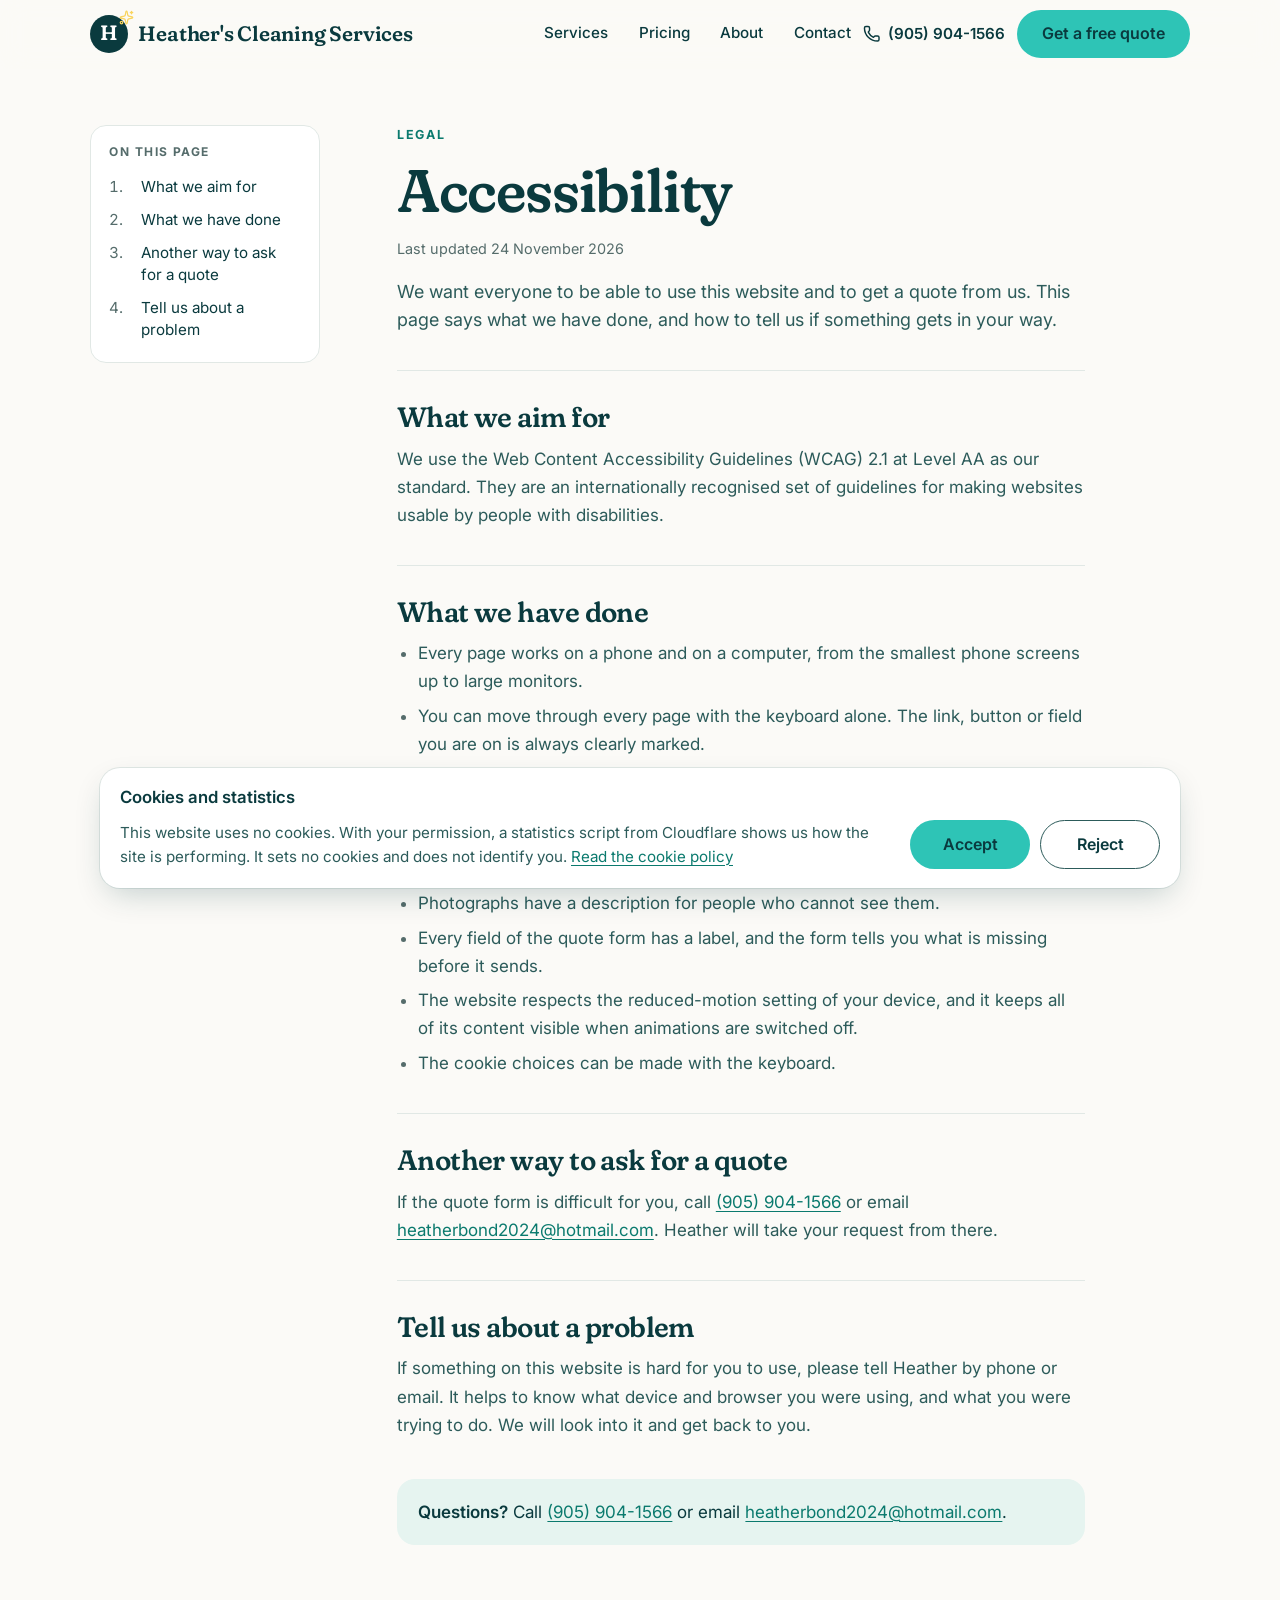
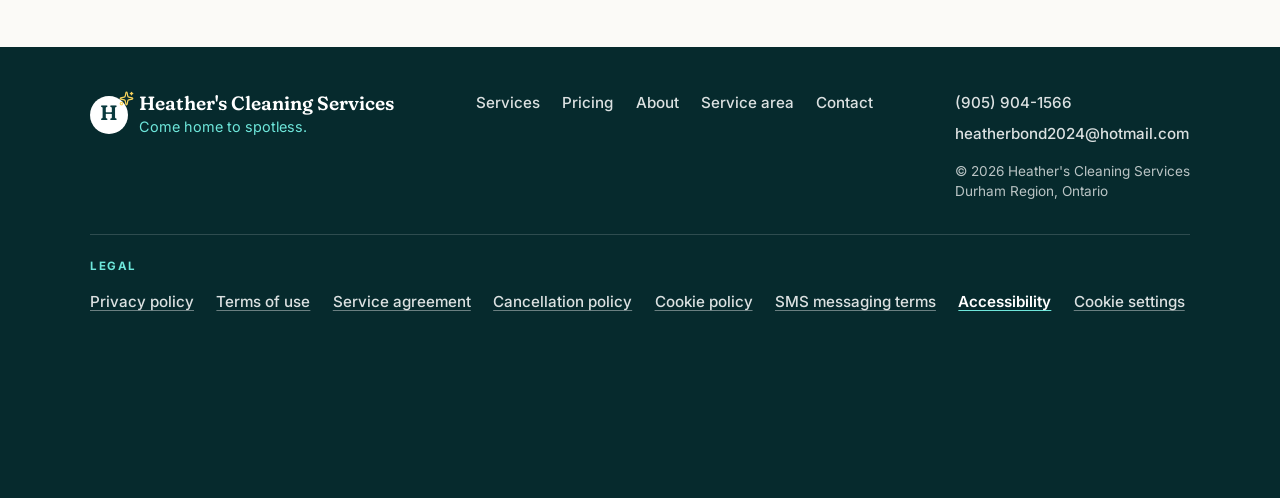
<file: public/accessibility.html>
<!DOCTYPE html>
<html lang="en">
<head>
  <meta charset="UTF-8" />
  <meta name="viewport" content="width=device-width, initial-scale=1.0" />

  <title>Accessibility — Heather's Cleaning Services</title>
  <meta name="description" content="What Heather's Cleaning Services has done to make this website usable for everyone, the standard it aims for, and how to report a problem." />
  <meta name="theme-color" content="#FBFAF7" />

  <link rel="icon" href="data:image/svg+xml,%3Csvg xmlns='http://www.w3.org/2000/svg' viewBox='0 0 64 64'%3E%3Crect width='64' height='64' rx='18' fill='%230A3A3E'/%3E%3Ctext x='28' y='48' font-family='Georgia,serif' font-weight='700' font-size='42' fill='%23fff' text-anchor='middle'%3EH%3C/text%3E%3Cpath d='M51 7c1 5.4 2.9 7.3 8.3 8.3-5.4 1-7.3 2.9-8.3 8.3-1-5.4-2.9-7.3-8.3-8.3 5.4-1 7.3-2.9 8.3-8.3z' fill='%23F9D45C'/%3E%3C/svg%3E" />

  <link rel="canonical" href="https://heatherscleaning.ca/accessibility" />

  <meta property="og:type" content="website" />
  <meta property="og:site_name" content="Heather's Cleaning Services" />
  <meta property="og:title" content="Accessibility — Heather's Cleaning Services" />
  <meta property="og:description" content="What Heather's Cleaning Services has done to make this website usable for everyone, the standard it aims for, and how to report a problem." />
  <meta property="og:url" content="https://heatherscleaning.ca/accessibility" />
  <meta name="twitter:card" content="summary" />

  <!-- Fonts are hosted on this site (Fraunces and Inter, SIL Open Font Licence — see /fonts),
       so nothing is fetched from a third party before the page can render. -->
  <link rel="preload" href="fonts/fraunces-latin.woff2" as="font" type="font/woff2" crossorigin />
  <link rel="preload" href="fonts/inter-latin.woff2" as="font" type="font/woff2" crossorigin />
  <link rel="stylesheet" href="styles.css" />
  <link rel="stylesheet" href="pages.css" />
  <!-- Cookie choices and the statistics script. Deferred, so it runs once the page
       has been read. It also removes any statistics script the host may have added
       to the page, before that can run. -->
  <script src="consent.js" defer></script>

  <!-- Progressive enhancement flag: animations only run when JS is available -->
  <script>document.documentElement.classList.add("js");</script>
</head>
<body>

  <a class="skip-link" href="#main">Skip to content</a>

  <!-- ============ COOKIE CHOICES ============
       Shown by consent.js only when a choice is needed. Without JavaScript it stays hidden.
       It is a labelled region, not a dialog: it never takes focus on its own.
       It sits here, near the top of the page, so a keyboard user reaches it after
       one Tab and does not have to cross the whole site. It is drawn at the bottom. -->
  <div class="consent" id="consent" role="region" aria-labelledby="consent-title" aria-describedby="consent-text" hidden>
    <div class="consent-inner">
      <p class="consent-title" id="consent-title">Cookies and statistics</p>
      <p class="consent-text" id="consent-text">This website uses no cookies. With your permission, a statistics script from Cloudflare shows us how the site is performing. It sets no cookies and does not identify you. <a href="/cookie-policy">Read the cookie policy</a></p>
      <div class="consent-actions">
        <button type="button" class="btn btn-primary" data-consent="accept">Accept</button>
        <button type="button" class="btn btn-outline" data-consent="reject">Reject</button>
      </div>
    </div>
  </div>

  <!-- Icon set: Lucide (ISC licence) -->
  <svg xmlns="http://www.w3.org/2000/svg" style="position:absolute;width:0;height:0;overflow:hidden" aria-hidden="true" focusable="false">
    <symbol id="i-phone" viewBox="0 0 24 24" fill="none" stroke="currentColor" stroke-width="2" stroke-linecap="round" stroke-linejoin="round"><path d="M13.832 16.568a1 1 0 0 0 1.213-.303l.355-.465A2 2 0 0 1 17 15h3a2 2 0 0 1 2 2v3a2 2 0 0 1-2 2A18 18 0 0 1 2 4a2 2 0 0 1 2-2h3a2 2 0 0 1 2 2v3a2 2 0 0 1-.8 1.6l-.468.351a1 1 0 0 0-.292 1.233 14 14 0 0 0 6.392 6.384"/></symbol>
    <symbol id="i-mail" viewBox="0 0 24 24" fill="none" stroke="currentColor" stroke-width="2" stroke-linecap="round" stroke-linejoin="round"><path d="m22 7-8.991 5.727a2 2 0 0 1-2.009 0L2 7"/><rect x="2" y="4" width="20" height="16" rx="2"/></symbol>
    <symbol id="i-pin" viewBox="0 0 24 24" fill="none" stroke="currentColor" stroke-width="2" stroke-linecap="round" stroke-linejoin="round"><path d="M20 10c0 4.993-5.539 10.193-7.399 11.799a1 1 0 0 1-1.202 0C9.539 20.193 4 14.993 4 10a8 8 0 0 1 16 0"/><circle cx="12" cy="10" r="3"/></symbol>
    <symbol id="i-clock" viewBox="0 0 24 24" fill="none" stroke="currentColor" stroke-width="2" stroke-linecap="round" stroke-linejoin="round"><circle cx="12" cy="12" r="10"/><path d="M12 6v6l4 2"/></symbol>
    <symbol id="i-check" viewBox="0 0 24 24" fill="none" stroke="currentColor" stroke-width="2.5" stroke-linecap="round" stroke-linejoin="round"><path d="M20 6 9 17l-5-5"/></symbol>
    <symbol id="i-sparkles" viewBox="0 0 24 24" fill="none" stroke="currentColor" stroke-width="2" stroke-linecap="round" stroke-linejoin="round"><path d="M11.017 2.814a1 1 0 0 1 1.966 0l1.051 5.558a2 2 0 0 0 1.594 1.594l5.558 1.051a1 1 0 0 1 0 1.966l-5.558 1.051a2 2 0 0 0-1.594 1.594l-1.051 5.558a1 1 0 0 1-1.966 0l-1.051-5.558a2 2 0 0 0-1.594-1.594l-5.558-1.051a1 1 0 0 1 0-1.966l5.558-1.051a2 2 0 0 0 1.594-1.594z"/><path d="M20 2v4"/><path d="M22 4h-4"/><circle cx="4" cy="20" r="2"/></symbol>
    <symbol id="i-arrow" viewBox="0 0 24 24" fill="none" stroke="currentColor" stroke-width="2" stroke-linecap="round" stroke-linejoin="round"><path d="M5 12h14"/><path d="m12 5 7 7-7 7"/></symbol>
    <symbol id="i-menu" viewBox="0 0 24 24" fill="none" stroke="currentColor" stroke-width="2" stroke-linecap="round" stroke-linejoin="round"><path d="M4 5h16"/><path d="M4 12h16"/><path d="M4 19h16"/></symbol>
    <symbol id="i-x" viewBox="0 0 24 24" fill="none" stroke="currentColor" stroke-width="2" stroke-linecap="round" stroke-linejoin="round"><path d="M18 6 6 18"/><path d="m6 6 12 12"/></symbol>
    <symbol id="i-briefcase" viewBox="0 0 24 24" fill="none" stroke="currentColor" stroke-width="1.75" stroke-linecap="round" stroke-linejoin="round"><path d="M16 20V4a2 2 0 0 0-2-2h-4a2 2 0 0 0-2 2v16"/><rect width="20" height="14" x="2" y="6" rx="2"/></symbol>
    <symbol id="i-users" viewBox="0 0 24 24" fill="none" stroke="currentColor" stroke-width="1.75" stroke-linecap="round" stroke-linejoin="round"><path d="M16 21v-2a4 4 0 0 0-4-4H6a4 4 0 0 0-4 4v2"/><path d="M16 3.128a4 4 0 0 1 0 7.744"/><path d="M22 21v-2a4 4 0 0 0-3-3.87"/><circle cx="9" cy="7" r="4"/></symbol>
    <symbol id="i-paw" viewBox="0 0 24 24" fill="none" stroke="currentColor" stroke-width="1.75" stroke-linecap="round" stroke-linejoin="round"><circle cx="11" cy="4" r="2"/><circle cx="18" cy="8" r="2"/><circle cx="20" cy="16" r="2"/><path d="M9 10a5 5 0 0 1 5 5v3.5a3.5 3.5 0 0 1-6.84 1.045Q6.52 17.48 4.46 16.84A3.5 3.5 0 0 1 5.5 10Z"/></symbol>
    <symbol id="i-chair" viewBox="0 0 24 24" fill="none" stroke="currentColor" stroke-width="1.75" stroke-linecap="round" stroke-linejoin="round"><path d="M19 9V6a2 2 0 0 0-2-2H7a2 2 0 0 0-2 2v3"/><path d="M3 16a2 2 0 0 0 2 2h14a2 2 0 0 0 2-2v-5a2 2 0 0 0-4 0v1.5a.5.5 0 0 1-.5.5h-9a.5.5 0 0 1-.5-.5V11a2 2 0 0 0-4 0z"/><path d="M5 18v2"/><path d="M19 18v2"/></symbol>
    <symbol id="i-key" viewBox="0 0 24 24" fill="none" stroke="currentColor" stroke-width="1.75" stroke-linecap="round" stroke-linejoin="round"><path d="M2.586 17.414A2 2 0 0 0 2 18.828V21a1 1 0 0 0 1 1h3a1 1 0 0 0 1-1v-1a1 1 0 0 1 1-1h1a1 1 0 0 0 1-1v-1a1 1 0 0 1 1-1h.172a2 2 0 0 0 1.414-.586l.814-.814a6.5 6.5 0 1 0-4-4z"/><circle cx="16.5" cy="7.5" r=".5" fill="currentColor"/></symbol>
  </svg>

  <!-- ============ HEADER ============ -->
  <header class="site-header" id="top">
    <div class="container header-inner">
      <a href="/" class="logo">
        <span class="logo-mark" aria-hidden="true">H<svg class="logo-spark" viewBox="0 0 24 24"><use href="#i-sparkles"></use></svg></span>
        <span class="logo-text">Heather's Cleaning Services</span>
      </a>

      <nav class="nav" id="site-nav" aria-label="Primary">
        <a href="/#services">Services</a>
        <a href="/#pricing">Pricing</a>
        <a href="/#about">About</a>
        <a href="/#contact">Contact</a>
        <div class="nav-extra">
          <a href="/#contact" class="btn btn-primary">Get a free quote</a>
          <a href="tel:+19059041566" class="nav-phone"><svg class="icon" aria-hidden="true"><use href="#i-phone"></use></svg>(905) 904-1566</a>
        </div>
      </nav>

      <a href="tel:+19059041566" class="header-phone"><svg class="icon" aria-hidden="true"><use href="#i-phone"></use></svg>(905) 904-1566</a>
      <a href="/#contact" class="btn btn-primary header-cta">Get a free quote</a>

      <button class="nav-toggle" id="nav-toggle" aria-expanded="false" aria-controls="site-nav" aria-label="Open menu">
        <svg class="icon icon-menu" aria-hidden="true"><use href="#i-menu"></use></svg>
        <svg class="icon icon-close" aria-hidden="true"><use href="#i-x"></use></svg>
      </button>
    </div>
  </header>

  <main id="main" class="legal">
    <div class="container legal-layout">

<header class="legal-head">
  <p class="eyebrow">Legal</p>
  <h1>Accessibility</h1>
  <p class="legal-meta">Last updated 24 November 2026</p>
  <p class="legal-lead">We want everyone to be able to use this website and to get a quote from us. This page says what we have done, and how to tell us if something gets in your way.</p>
</header>

      <nav class="legal-toc" aria-labelledby="legal-toc-title">
        <p class="legal-toc-title" id="legal-toc-title">On this page</p>
        <ol>
          <li><a href="#what-we-aim-for">What we aim for</a></li>
          <li><a href="#what-we-have-done">What we have done</a></li>
          <li><a href="#another-way-to-ask">Another way to ask for a quote</a></li>
          <li><a href="#tell-us-about-a-problem">Tell us about a problem</a></li>
        </ol>
      </nav>

      <article class="legal-body">
<section id="what-we-aim-for">
  <h2>What we aim for</h2>
  <p>We use the Web Content Accessibility Guidelines (WCAG) 2.1 at Level AA as our standard. They are an internationally recognised set of guidelines for making websites usable by people with disabilities.</p>
</section>

<section id="what-we-have-done">
  <h2>What we have done</h2>
  <ul>
    <li>Every page works on a phone and on a computer, from the smallest phone screens up to large monitors.</li>
    <li>You can move through every page with the keyboard alone. The link, button or field you are on is always clearly marked.</li>
    <li>You can enlarge the text up to double without losing content and without having to scroll sideways.</li>
    <li>Colours are chosen so that text is easy to read. We check the contrast of every combination we use.</li>
    <li>Photographs have a description for people who cannot see them.</li>
    <li>Every field of the quote form has a label, and the form tells you what is missing before it sends.</li>
    <li>The website respects the reduced-motion setting of your device, and it keeps all of its content visible when animations are switched off.</li>
    <li>The cookie choices can be made with the keyboard.</li>
  </ul>
</section>

<section id="another-way-to-ask">
  <h2>Another way to ask for a quote</h2>
  <p>If the quote form is difficult for you, call <a href="tel:+19059041566">(905) 904-1566</a> or email <a href="mailto:heatherbond2024@hotmail.com">heatherbond2024@hotmail.com</a>. Heather will take your request from there.</p>
</section>

<section id="tell-us-about-a-problem">
  <h2>Tell us about a problem</h2>
  <p>If something on this website is hard for you to use, please tell Heather by phone or email. It helps to know what device and browser you were using, and what you were trying to do. We will look into it and get back to you.</p>
</section>

<div class="legal-contact">
  <p><strong>Questions?</strong> Call <a href="tel:+19059041566">(905) 904-1566</a> or email <a href="mailto:heatherbond2024@hotmail.com">heatherbond2024@hotmail.com</a>.</p>
</div>
      </article>

    </div>
  </main>

  <!-- ============ FOOTER ============ -->
  <footer class="site-footer">
    <div class="container footer-grid">
      <div class="footer-brand">
        <span class="logo-mark" aria-hidden="true">H<svg class="logo-spark" viewBox="0 0 24 24"><use href="#i-sparkles"></use></svg></span>
        <p><span class="footer-name">Heather's Cleaning Services</span><span class="footer-tag">Come home to spotless.</span></p>
      </div>

      <nav class="footer-nav" aria-label="Footer">
        <a href="/#services">Services</a>
        <a href="/#pricing">Pricing</a>
        <a href="/#about">About</a>
        <a href="/#areas">Service area</a>
        <a href="/#contact">Contact</a>
      </nav>

      <div class="footer-meta">
        <a href="tel:+19059041566">(905) 904-1566</a>
        <a href="mailto:heatherbond2024@hotmail.com">heatherbond2024@hotmail.com</a>
        <p>© 2026 Heather's Cleaning Services<br />Durham Region, Ontario</p>
      </div>

      <div class="footer-legal">
        <p class="footer-legal-title" id="footer-legal-title">Legal</p>
        <nav class="footer-legal-nav" aria-labelledby="footer-legal-title">
          <a href="/privacy-policy">Privacy policy</a>
          <a href="/terms-of-use">Terms of use</a>
          <a href="/service-agreement">Service agreement</a>
          <a href="/cancellation-policy">Cancellation policy</a>
          <a href="/cookie-policy">Cookie policy</a>
          <a href="/sms-messaging-terms">SMS messaging terms</a>
          <a href="/accessibility" aria-current="page">Accessibility</a>
          <button type="button" class="footer-cookie-settings" data-consent-settings>Cookie settings</button>
        </nav>
      </div>
    </div>
  </footer>


  <script type="module" src="script.js"></script>
</body>
</html>
</file>
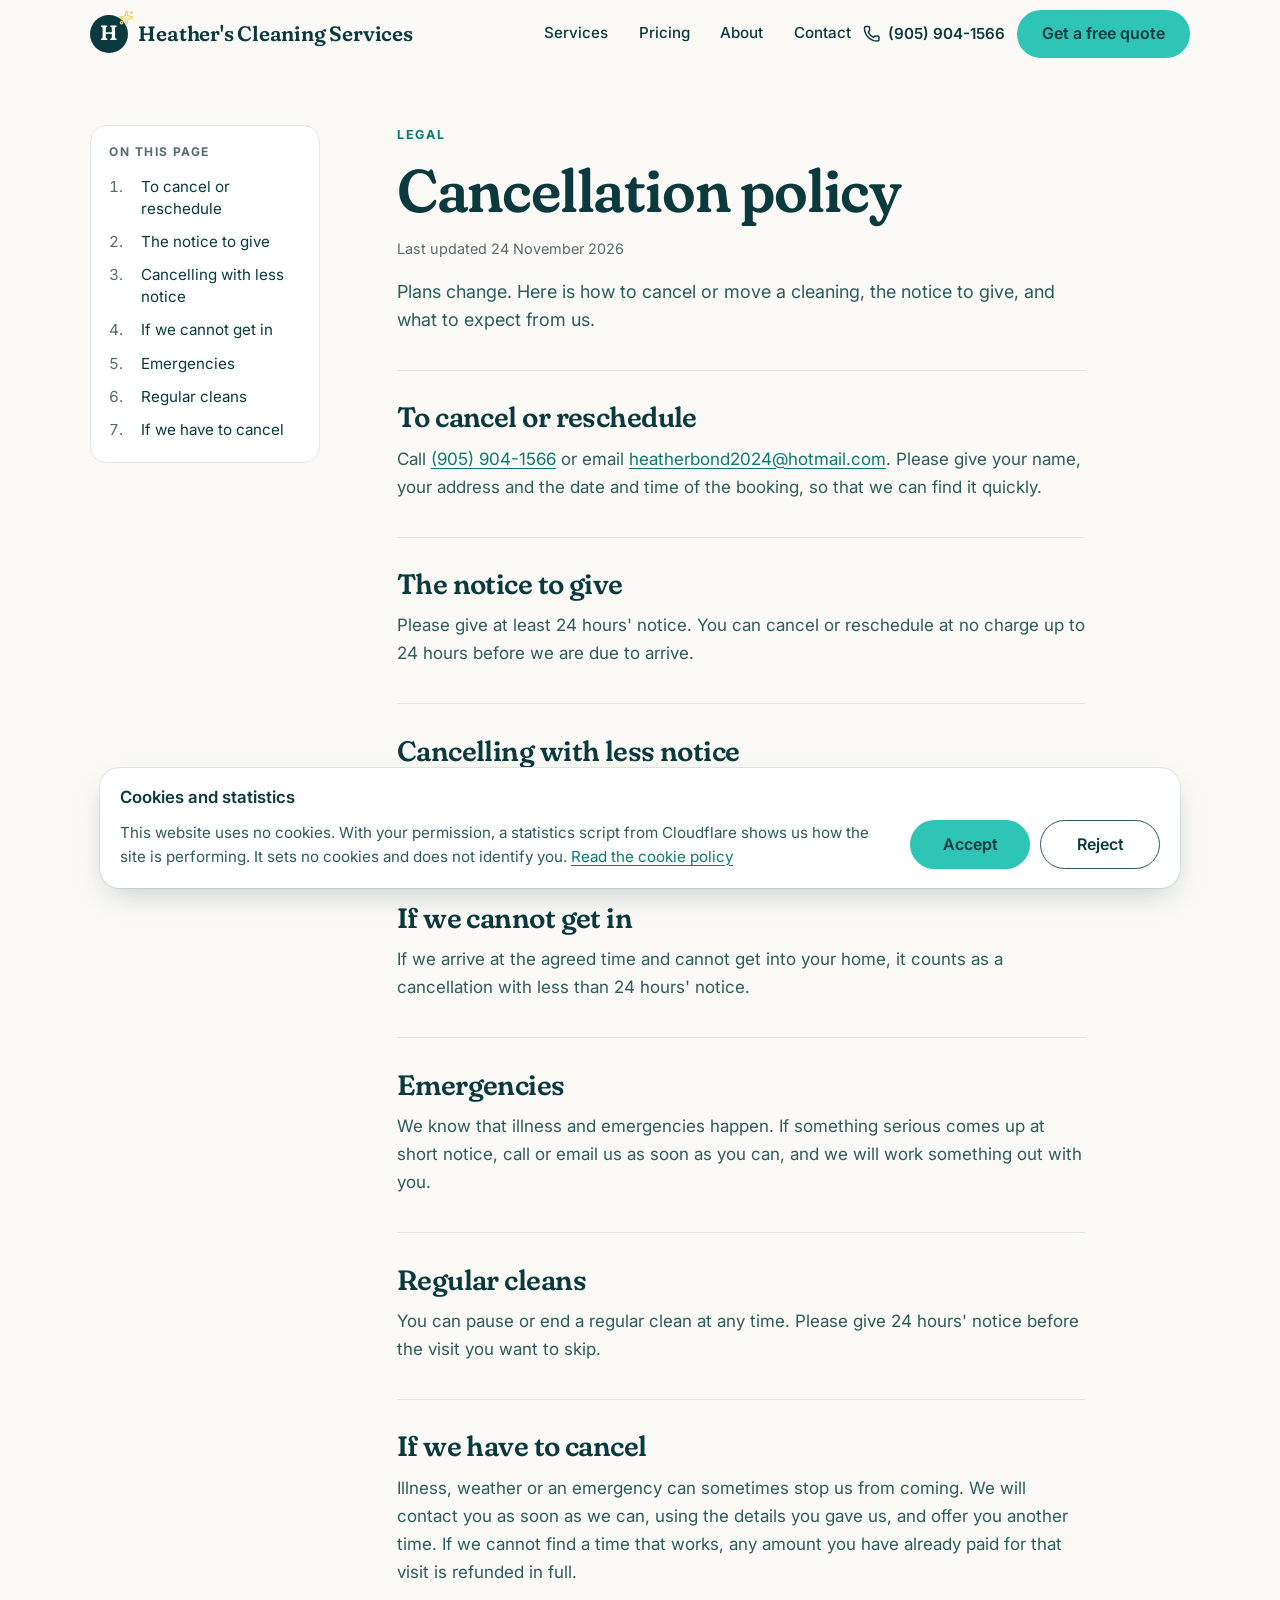
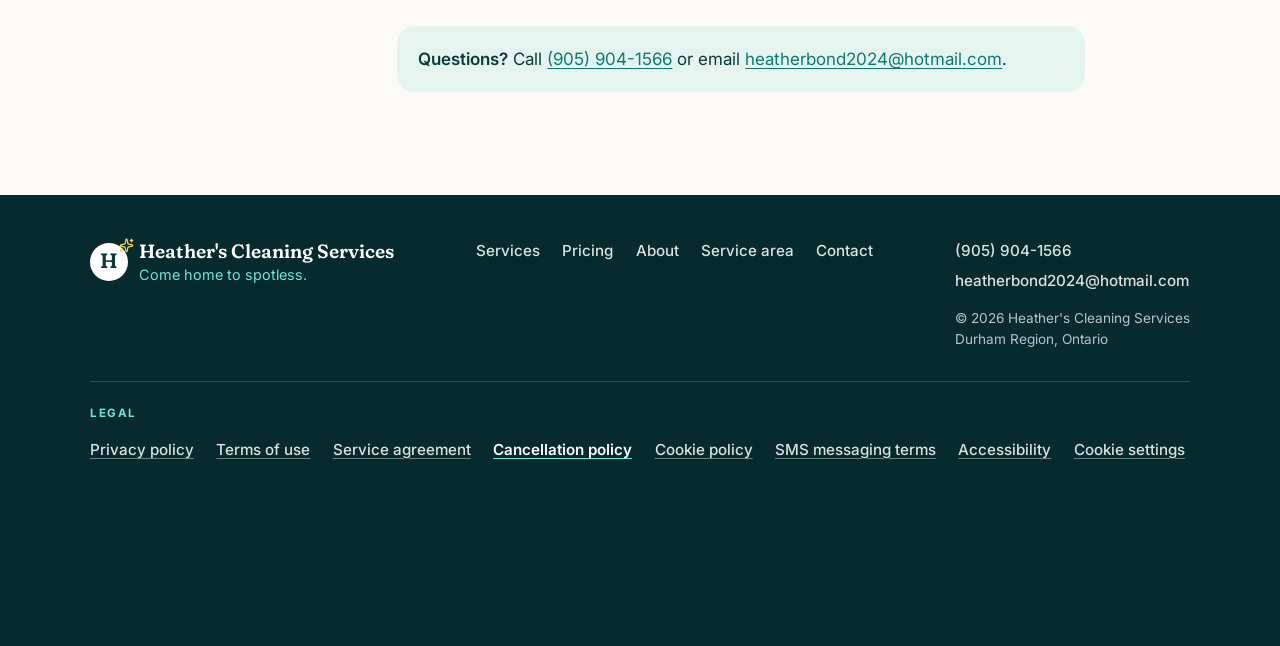
<file: public/cancellation-policy.html>
<!DOCTYPE html>
<html lang="en">
<head>
  <meta charset="UTF-8" />
  <meta name="viewport" content="width=device-width, initial-scale=1.0" />

  <title>Cancellation policy — Heather's Cleaning Services</title>
  <meta name="description" content="How to cancel or reschedule a cleaning from Heather's Cleaning Services, the notice to give, and what happens if the business has to change a booking." />
  <meta name="theme-color" content="#FBFAF7" />

  <link rel="icon" href="data:image/svg+xml,%3Csvg xmlns='http://www.w3.org/2000/svg' viewBox='0 0 64 64'%3E%3Crect width='64' height='64' rx='18' fill='%230A3A3E'/%3E%3Ctext x='28' y='48' font-family='Georgia,serif' font-weight='700' font-size='42' fill='%23fff' text-anchor='middle'%3EH%3C/text%3E%3Cpath d='M51 7c1 5.4 2.9 7.3 8.3 8.3-5.4 1-7.3 2.9-8.3 8.3-1-5.4-2.9-7.3-8.3-8.3 5.4-1 7.3-2.9 8.3-8.3z' fill='%23F9D45C'/%3E%3C/svg%3E" />

  <link rel="canonical" href="https://heatherscleaning.ca/cancellation-policy" />

  <meta property="og:type" content="website" />
  <meta property="og:site_name" content="Heather's Cleaning Services" />
  <meta property="og:title" content="Cancellation policy — Heather's Cleaning Services" />
  <meta property="og:description" content="How to cancel or reschedule a cleaning from Heather's Cleaning Services, the notice to give, and what happens if the business has to change a booking." />
  <meta property="og:url" content="https://heatherscleaning.ca/cancellation-policy" />
  <meta name="twitter:card" content="summary" />

  <!-- Fonts are hosted on this site (Fraunces and Inter, SIL Open Font Licence — see /fonts),
       so nothing is fetched from a third party before the page can render. -->
  <link rel="preload" href="fonts/fraunces-latin.woff2" as="font" type="font/woff2" crossorigin />
  <link rel="preload" href="fonts/inter-latin.woff2" as="font" type="font/woff2" crossorigin />
  <link rel="stylesheet" href="styles.css" />
  <link rel="stylesheet" href="pages.css" />
  <!-- Cookie choices and the statistics script. Deferred, so it runs once the page
       has been read. It also removes any statistics script the host may have added
       to the page, before that can run. -->
  <script src="consent.js" defer></script>

  <!-- Progressive enhancement flag: animations only run when JS is available -->
  <script>document.documentElement.classList.add("js");</script>
</head>
<body>

  <a class="skip-link" href="#main">Skip to content</a>

  <!-- ============ COOKIE CHOICES ============
       Shown by consent.js only when a choice is needed. Without JavaScript it stays hidden.
       It is a labelled region, not a dialog: it never takes focus on its own.
       It sits here, near the top of the page, so a keyboard user reaches it after
       one Tab and does not have to cross the whole site. It is drawn at the bottom. -->
  <div class="consent" id="consent" role="region" aria-labelledby="consent-title" aria-describedby="consent-text" hidden>
    <div class="consent-inner">
      <p class="consent-title" id="consent-title">Cookies and statistics</p>
      <p class="consent-text" id="consent-text">This website uses no cookies. With your permission, a statistics script from Cloudflare shows us how the site is performing. It sets no cookies and does not identify you. <a href="/cookie-policy">Read the cookie policy</a></p>
      <div class="consent-actions">
        <button type="button" class="btn btn-primary" data-consent="accept">Accept</button>
        <button type="button" class="btn btn-outline" data-consent="reject">Reject</button>
      </div>
    </div>
  </div>

  <!-- Icon set: Lucide (ISC licence) -->
  <svg xmlns="http://www.w3.org/2000/svg" style="position:absolute;width:0;height:0;overflow:hidden" aria-hidden="true" focusable="false">
    <symbol id="i-phone" viewBox="0 0 24 24" fill="none" stroke="currentColor" stroke-width="2" stroke-linecap="round" stroke-linejoin="round"><path d="M13.832 16.568a1 1 0 0 0 1.213-.303l.355-.465A2 2 0 0 1 17 15h3a2 2 0 0 1 2 2v3a2 2 0 0 1-2 2A18 18 0 0 1 2 4a2 2 0 0 1 2-2h3a2 2 0 0 1 2 2v3a2 2 0 0 1-.8 1.6l-.468.351a1 1 0 0 0-.292 1.233 14 14 0 0 0 6.392 6.384"/></symbol>
    <symbol id="i-mail" viewBox="0 0 24 24" fill="none" stroke="currentColor" stroke-width="2" stroke-linecap="round" stroke-linejoin="round"><path d="m22 7-8.991 5.727a2 2 0 0 1-2.009 0L2 7"/><rect x="2" y="4" width="20" height="16" rx="2"/></symbol>
    <symbol id="i-pin" viewBox="0 0 24 24" fill="none" stroke="currentColor" stroke-width="2" stroke-linecap="round" stroke-linejoin="round"><path d="M20 10c0 4.993-5.539 10.193-7.399 11.799a1 1 0 0 1-1.202 0C9.539 20.193 4 14.993 4 10a8 8 0 0 1 16 0"/><circle cx="12" cy="10" r="3"/></symbol>
    <symbol id="i-clock" viewBox="0 0 24 24" fill="none" stroke="currentColor" stroke-width="2" stroke-linecap="round" stroke-linejoin="round"><circle cx="12" cy="12" r="10"/><path d="M12 6v6l4 2"/></symbol>
    <symbol id="i-check" viewBox="0 0 24 24" fill="none" stroke="currentColor" stroke-width="2.5" stroke-linecap="round" stroke-linejoin="round"><path d="M20 6 9 17l-5-5"/></symbol>
    <symbol id="i-sparkles" viewBox="0 0 24 24" fill="none" stroke="currentColor" stroke-width="2" stroke-linecap="round" stroke-linejoin="round"><path d="M11.017 2.814a1 1 0 0 1 1.966 0l1.051 5.558a2 2 0 0 0 1.594 1.594l5.558 1.051a1 1 0 0 1 0 1.966l-5.558 1.051a2 2 0 0 0-1.594 1.594l-1.051 5.558a1 1 0 0 1-1.966 0l-1.051-5.558a2 2 0 0 0-1.594-1.594l-5.558-1.051a1 1 0 0 1 0-1.966l5.558-1.051a2 2 0 0 0 1.594-1.594z"/><path d="M20 2v4"/><path d="M22 4h-4"/><circle cx="4" cy="20" r="2"/></symbol>
    <symbol id="i-arrow" viewBox="0 0 24 24" fill="none" stroke="currentColor" stroke-width="2" stroke-linecap="round" stroke-linejoin="round"><path d="M5 12h14"/><path d="m12 5 7 7-7 7"/></symbol>
    <symbol id="i-menu" viewBox="0 0 24 24" fill="none" stroke="currentColor" stroke-width="2" stroke-linecap="round" stroke-linejoin="round"><path d="M4 5h16"/><path d="M4 12h16"/><path d="M4 19h16"/></symbol>
    <symbol id="i-x" viewBox="0 0 24 24" fill="none" stroke="currentColor" stroke-width="2" stroke-linecap="round" stroke-linejoin="round"><path d="M18 6 6 18"/><path d="m6 6 12 12"/></symbol>
    <symbol id="i-briefcase" viewBox="0 0 24 24" fill="none" stroke="currentColor" stroke-width="1.75" stroke-linecap="round" stroke-linejoin="round"><path d="M16 20V4a2 2 0 0 0-2-2h-4a2 2 0 0 0-2 2v16"/><rect width="20" height="14" x="2" y="6" rx="2"/></symbol>
    <symbol id="i-users" viewBox="0 0 24 24" fill="none" stroke="currentColor" stroke-width="1.75" stroke-linecap="round" stroke-linejoin="round"><path d="M16 21v-2a4 4 0 0 0-4-4H6a4 4 0 0 0-4 4v2"/><path d="M16 3.128a4 4 0 0 1 0 7.744"/><path d="M22 21v-2a4 4 0 0 0-3-3.87"/><circle cx="9" cy="7" r="4"/></symbol>
    <symbol id="i-paw" viewBox="0 0 24 24" fill="none" stroke="currentColor" stroke-width="1.75" stroke-linecap="round" stroke-linejoin="round"><circle cx="11" cy="4" r="2"/><circle cx="18" cy="8" r="2"/><circle cx="20" cy="16" r="2"/><path d="M9 10a5 5 0 0 1 5 5v3.5a3.5 3.5 0 0 1-6.84 1.045Q6.52 17.48 4.46 16.84A3.5 3.5 0 0 1 5.5 10Z"/></symbol>
    <symbol id="i-chair" viewBox="0 0 24 24" fill="none" stroke="currentColor" stroke-width="1.75" stroke-linecap="round" stroke-linejoin="round"><path d="M19 9V6a2 2 0 0 0-2-2H7a2 2 0 0 0-2 2v3"/><path d="M3 16a2 2 0 0 0 2 2h14a2 2 0 0 0 2-2v-5a2 2 0 0 0-4 0v1.5a.5.5 0 0 1-.5.5h-9a.5.5 0 0 1-.5-.5V11a2 2 0 0 0-4 0z"/><path d="M5 18v2"/><path d="M19 18v2"/></symbol>
    <symbol id="i-key" viewBox="0 0 24 24" fill="none" stroke="currentColor" stroke-width="1.75" stroke-linecap="round" stroke-linejoin="round"><path d="M2.586 17.414A2 2 0 0 0 2 18.828V21a1 1 0 0 0 1 1h3a1 1 0 0 0 1-1v-1a1 1 0 0 1 1-1h1a1 1 0 0 0 1-1v-1a1 1 0 0 1 1-1h.172a2 2 0 0 0 1.414-.586l.814-.814a6.5 6.5 0 1 0-4-4z"/><circle cx="16.5" cy="7.5" r=".5" fill="currentColor"/></symbol>
  </svg>

  <!-- ============ HEADER ============ -->
  <header class="site-header" id="top">
    <div class="container header-inner">
      <a href="/" class="logo">
        <span class="logo-mark" aria-hidden="true">H<svg class="logo-spark" viewBox="0 0 24 24"><use href="#i-sparkles"></use></svg></span>
        <span class="logo-text">Heather's Cleaning Services</span>
      </a>

      <nav class="nav" id="site-nav" aria-label="Primary">
        <a href="/#services">Services</a>
        <a href="/#pricing">Pricing</a>
        <a href="/#about">About</a>
        <a href="/#contact">Contact</a>
        <div class="nav-extra">
          <a href="/#contact" class="btn btn-primary">Get a free quote</a>
          <a href="tel:+19059041566" class="nav-phone"><svg class="icon" aria-hidden="true"><use href="#i-phone"></use></svg>(905) 904-1566</a>
        </div>
      </nav>

      <a href="tel:+19059041566" class="header-phone"><svg class="icon" aria-hidden="true"><use href="#i-phone"></use></svg>(905) 904-1566</a>
      <a href="/#contact" class="btn btn-primary header-cta">Get a free quote</a>

      <button class="nav-toggle" id="nav-toggle" aria-expanded="false" aria-controls="site-nav" aria-label="Open menu">
        <svg class="icon icon-menu" aria-hidden="true"><use href="#i-menu"></use></svg>
        <svg class="icon icon-close" aria-hidden="true"><use href="#i-x"></use></svg>
      </button>
    </div>
  </header>

  <main id="main" class="legal">
    <div class="container legal-layout">

<header class="legal-head">
  <p class="eyebrow">Legal</p>
  <h1>Cancellation policy</h1>
  <p class="legal-meta">Last updated 24 November 2026</p>
  <p class="legal-lead">Plans change. Here is how to cancel or move a cleaning, the notice to give, and what to expect from us.</p>
</header>

      <nav class="legal-toc" aria-labelledby="legal-toc-title">
        <p class="legal-toc-title" id="legal-toc-title">On this page</p>
        <ol>
          <li><a href="#to-cancel-or-reschedule">To cancel or reschedule</a></li>
          <li><a href="#the-notice-to-give">The notice to give</a></li>
          <li><a href="#late-cancellations">Cancelling with less notice</a></li>
          <li><a href="#if-we-cannot-get-in">If we cannot get in</a></li>
          <li><a href="#emergencies">Emergencies</a></li>
          <li><a href="#regular-cleans">Regular cleans</a></li>
          <li><a href="#if-we-have-to-cancel">If we have to cancel</a></li>
        </ol>
      </nav>

      <article class="legal-body">
<section id="to-cancel-or-reschedule">
  <h2>To cancel or reschedule</h2>
  <p>Call <a href="tel:+19059041566">(905) 904-1566</a> or email <a href="mailto:heatherbond2024@hotmail.com">heatherbond2024@hotmail.com</a>. Please give your name, your address and the date and time of the booking, so that we can find it quickly.</p>
</section>

<section id="the-notice-to-give">
  <h2>The notice to give</h2>
  <p>Please give at least 24 hours' notice. You can cancel or reschedule at no charge up to 24 hours before we are due to arrive.</p>
</section>

<section id="late-cancellations">
  <h2>Cancelling with less notice</h2>
  <p>If you cancel or reschedule with less than 24 hours' notice, we may charge a late-cancellation fee of up to half the price of the cleaning.</p>
</section>

<section id="if-we-cannot-get-in">
  <h2>If we cannot get in</h2>
  <p>If we arrive at the agreed time and cannot get into your home, it counts as a cancellation with less than 24 hours' notice.</p>
</section>

<section id="emergencies">
  <h2>Emergencies</h2>
  <p>We know that illness and emergencies happen. If something serious comes up at short notice, call or email us as soon as you can, and we will work something out with you.</p>
</section>

<section id="regular-cleans">
  <h2>Regular cleans</h2>
  <p>You can pause or end a regular clean at any time. Please give 24 hours' notice before the visit you want to skip.</p>
</section>

<section id="if-we-have-to-cancel">
  <h2>If we have to cancel</h2>
  <p>Illness, weather or an emergency can sometimes stop us from coming. We will contact you as soon as we can, using the details you gave us, and offer you another time. If we cannot find a time that works, any amount you have already paid for that visit is refunded in full.</p>
</section>

<div class="legal-contact">
  <p><strong>Questions?</strong> Call <a href="tel:+19059041566">(905) 904-1566</a> or email <a href="mailto:heatherbond2024@hotmail.com">heatherbond2024@hotmail.com</a>.</p>
</div>
      </article>

    </div>
  </main>

  <!-- ============ FOOTER ============ -->
  <footer class="site-footer">
    <div class="container footer-grid">
      <div class="footer-brand">
        <span class="logo-mark" aria-hidden="true">H<svg class="logo-spark" viewBox="0 0 24 24"><use href="#i-sparkles"></use></svg></span>
        <p><span class="footer-name">Heather's Cleaning Services</span><span class="footer-tag">Come home to spotless.</span></p>
      </div>

      <nav class="footer-nav" aria-label="Footer">
        <a href="/#services">Services</a>
        <a href="/#pricing">Pricing</a>
        <a href="/#about">About</a>
        <a href="/#areas">Service area</a>
        <a href="/#contact">Contact</a>
      </nav>

      <div class="footer-meta">
        <a href="tel:+19059041566">(905) 904-1566</a>
        <a href="mailto:heatherbond2024@hotmail.com">heatherbond2024@hotmail.com</a>
        <p>© 2026 Heather's Cleaning Services<br />Durham Region, Ontario</p>
      </div>

      <div class="footer-legal">
        <p class="footer-legal-title" id="footer-legal-title">Legal</p>
        <nav class="footer-legal-nav" aria-labelledby="footer-legal-title">
          <a href="/privacy-policy">Privacy policy</a>
          <a href="/terms-of-use">Terms of use</a>
          <a href="/service-agreement">Service agreement</a>
          <a href="/cancellation-policy" aria-current="page">Cancellation policy</a>
          <a href="/cookie-policy">Cookie policy</a>
          <a href="/sms-messaging-terms">SMS messaging terms</a>
          <a href="/accessibility">Accessibility</a>
          <button type="button" class="footer-cookie-settings" data-consent-settings>Cookie settings</button>
        </nav>
      </div>
    </div>
  </footer>


  <script type="module" src="script.js"></script>
</body>
</html>
</file>
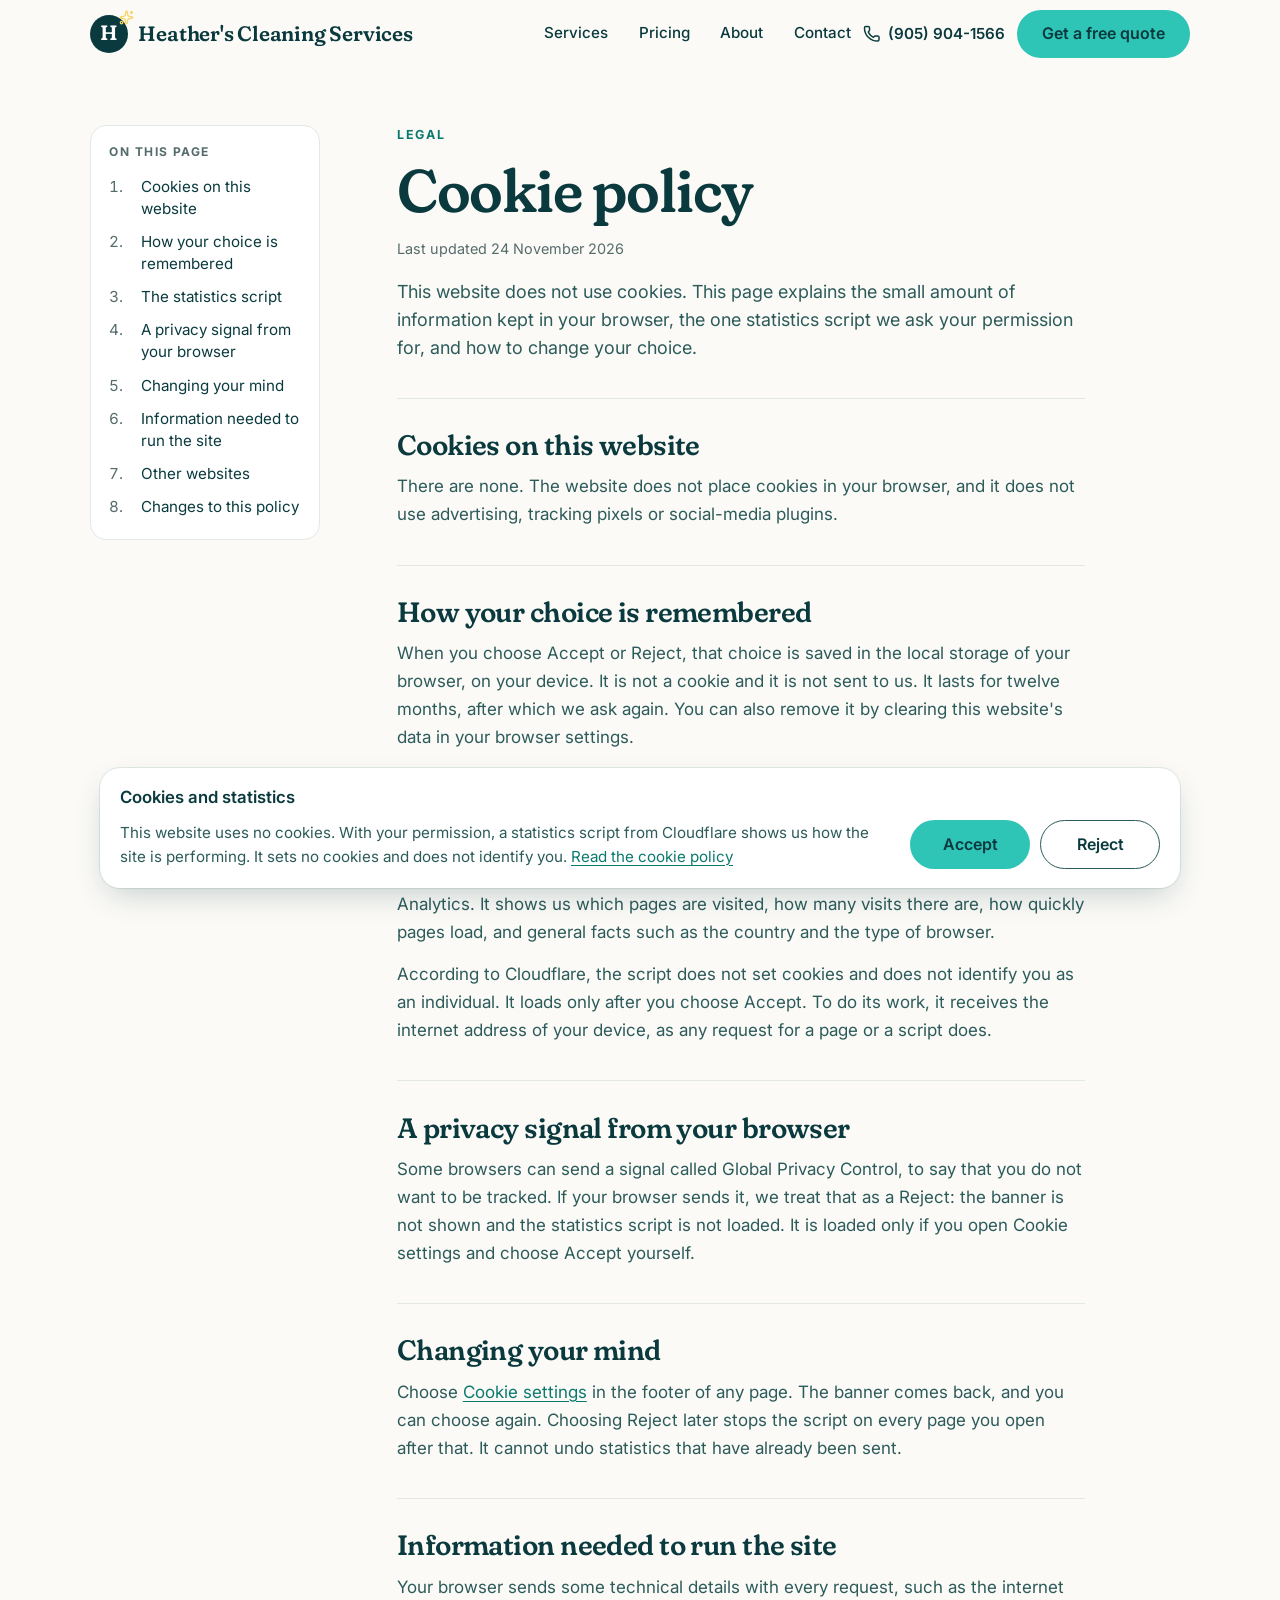
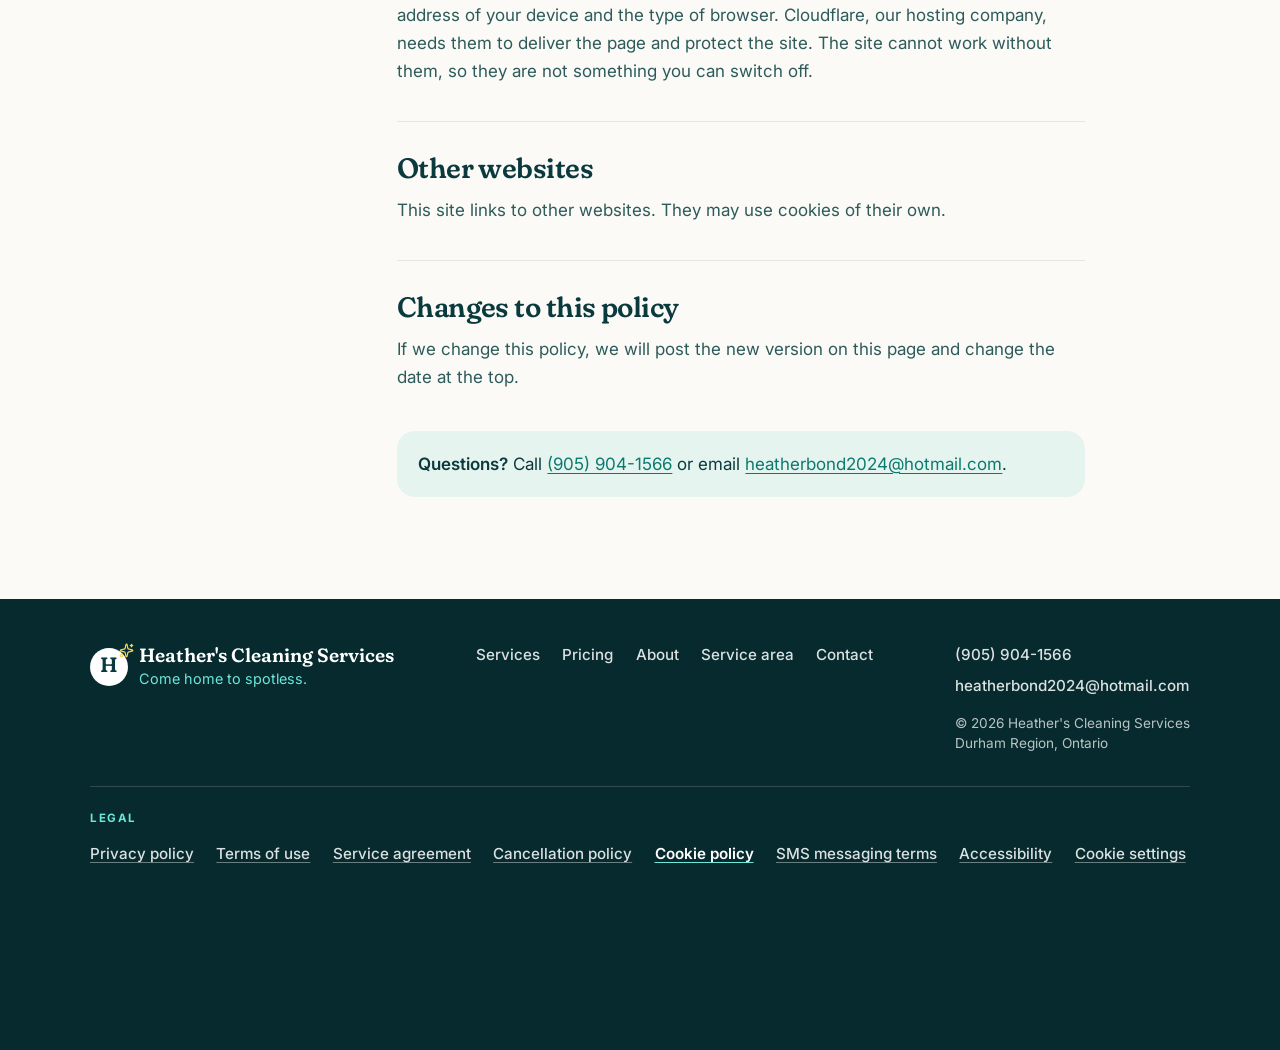
<file: public/cookie-policy.html>
<!DOCTYPE html>
<html lang="en">
<head>
  <meta charset="UTF-8" />
  <meta name="viewport" content="width=device-width, initial-scale=1.0" />

  <title>Cookie policy — Heather's Cleaning Services</title>
  <meta name="description" content="This website uses no cookies. How your Accept or Reject choice is remembered, what the optional statistics script does, and how to change your mind." />
  <meta name="theme-color" content="#FBFAF7" />

  <link rel="icon" href="data:image/svg+xml,%3Csvg xmlns='http://www.w3.org/2000/svg' viewBox='0 0 64 64'%3E%3Crect width='64' height='64' rx='18' fill='%230A3A3E'/%3E%3Ctext x='28' y='48' font-family='Georgia,serif' font-weight='700' font-size='42' fill='%23fff' text-anchor='middle'%3EH%3C/text%3E%3Cpath d='M51 7c1 5.4 2.9 7.3 8.3 8.3-5.4 1-7.3 2.9-8.3 8.3-1-5.4-2.9-7.3-8.3-8.3 5.4-1 7.3-2.9 8.3-8.3z' fill='%23F9D45C'/%3E%3C/svg%3E" />

  <link rel="canonical" href="https://heatherscleaning.ca/cookie-policy" />

  <meta property="og:type" content="website" />
  <meta property="og:site_name" content="Heather's Cleaning Services" />
  <meta property="og:title" content="Cookie policy — Heather's Cleaning Services" />
  <meta property="og:description" content="This website uses no cookies. How your Accept or Reject choice is remembered, what the optional statistics script does, and how to change your mind." />
  <meta property="og:url" content="https://heatherscleaning.ca/cookie-policy" />
  <meta name="twitter:card" content="summary" />

  <!-- Fonts are hosted on this site (Fraunces and Inter, SIL Open Font Licence — see /fonts),
       so nothing is fetched from a third party before the page can render. -->
  <link rel="preload" href="fonts/fraunces-latin.woff2" as="font" type="font/woff2" crossorigin />
  <link rel="preload" href="fonts/inter-latin.woff2" as="font" type="font/woff2" crossorigin />
  <link rel="stylesheet" href="styles.css" />
  <link rel="stylesheet" href="pages.css" />
  <!-- Cookie choices and the statistics script. Deferred, so it runs once the page
       has been read. It also removes any statistics script the host may have added
       to the page, before that can run. -->
  <script src="consent.js" defer></script>

  <!-- Progressive enhancement flag: animations only run when JS is available -->
  <script>document.documentElement.classList.add("js");</script>
</head>
<body>

  <a class="skip-link" href="#main">Skip to content</a>

  <!-- ============ COOKIE CHOICES ============
       Shown by consent.js only when a choice is needed. Without JavaScript it stays hidden.
       It is a labelled region, not a dialog: it never takes focus on its own.
       It sits here, near the top of the page, so a keyboard user reaches it after
       one Tab and does not have to cross the whole site. It is drawn at the bottom. -->
  <div class="consent" id="consent" role="region" aria-labelledby="consent-title" aria-describedby="consent-text" hidden>
    <div class="consent-inner">
      <p class="consent-title" id="consent-title">Cookies and statistics</p>
      <p class="consent-text" id="consent-text">This website uses no cookies. With your permission, a statistics script from Cloudflare shows us how the site is performing. It sets no cookies and does not identify you. <a href="/cookie-policy">Read the cookie policy</a></p>
      <div class="consent-actions">
        <button type="button" class="btn btn-primary" data-consent="accept">Accept</button>
        <button type="button" class="btn btn-outline" data-consent="reject">Reject</button>
      </div>
    </div>
  </div>

  <!-- Icon set: Lucide (ISC licence) -->
  <svg xmlns="http://www.w3.org/2000/svg" style="position:absolute;width:0;height:0;overflow:hidden" aria-hidden="true" focusable="false">
    <symbol id="i-phone" viewBox="0 0 24 24" fill="none" stroke="currentColor" stroke-width="2" stroke-linecap="round" stroke-linejoin="round"><path d="M13.832 16.568a1 1 0 0 0 1.213-.303l.355-.465A2 2 0 0 1 17 15h3a2 2 0 0 1 2 2v3a2 2 0 0 1-2 2A18 18 0 0 1 2 4a2 2 0 0 1 2-2h3a2 2 0 0 1 2 2v3a2 2 0 0 1-.8 1.6l-.468.351a1 1 0 0 0-.292 1.233 14 14 0 0 0 6.392 6.384"/></symbol>
    <symbol id="i-mail" viewBox="0 0 24 24" fill="none" stroke="currentColor" stroke-width="2" stroke-linecap="round" stroke-linejoin="round"><path d="m22 7-8.991 5.727a2 2 0 0 1-2.009 0L2 7"/><rect x="2" y="4" width="20" height="16" rx="2"/></symbol>
    <symbol id="i-pin" viewBox="0 0 24 24" fill="none" stroke="currentColor" stroke-width="2" stroke-linecap="round" stroke-linejoin="round"><path d="M20 10c0 4.993-5.539 10.193-7.399 11.799a1 1 0 0 1-1.202 0C9.539 20.193 4 14.993 4 10a8 8 0 0 1 16 0"/><circle cx="12" cy="10" r="3"/></symbol>
    <symbol id="i-clock" viewBox="0 0 24 24" fill="none" stroke="currentColor" stroke-width="2" stroke-linecap="round" stroke-linejoin="round"><circle cx="12" cy="12" r="10"/><path d="M12 6v6l4 2"/></symbol>
    <symbol id="i-check" viewBox="0 0 24 24" fill="none" stroke="currentColor" stroke-width="2.5" stroke-linecap="round" stroke-linejoin="round"><path d="M20 6 9 17l-5-5"/></symbol>
    <symbol id="i-sparkles" viewBox="0 0 24 24" fill="none" stroke="currentColor" stroke-width="2" stroke-linecap="round" stroke-linejoin="round"><path d="M11.017 2.814a1 1 0 0 1 1.966 0l1.051 5.558a2 2 0 0 0 1.594 1.594l5.558 1.051a1 1 0 0 1 0 1.966l-5.558 1.051a2 2 0 0 0-1.594 1.594l-1.051 5.558a1 1 0 0 1-1.966 0l-1.051-5.558a2 2 0 0 0-1.594-1.594l-5.558-1.051a1 1 0 0 1 0-1.966l5.558-1.051a2 2 0 0 0 1.594-1.594z"/><path d="M20 2v4"/><path d="M22 4h-4"/><circle cx="4" cy="20" r="2"/></symbol>
    <symbol id="i-arrow" viewBox="0 0 24 24" fill="none" stroke="currentColor" stroke-width="2" stroke-linecap="round" stroke-linejoin="round"><path d="M5 12h14"/><path d="m12 5 7 7-7 7"/></symbol>
    <symbol id="i-menu" viewBox="0 0 24 24" fill="none" stroke="currentColor" stroke-width="2" stroke-linecap="round" stroke-linejoin="round"><path d="M4 5h16"/><path d="M4 12h16"/><path d="M4 19h16"/></symbol>
    <symbol id="i-x" viewBox="0 0 24 24" fill="none" stroke="currentColor" stroke-width="2" stroke-linecap="round" stroke-linejoin="round"><path d="M18 6 6 18"/><path d="m6 6 12 12"/></symbol>
    <symbol id="i-briefcase" viewBox="0 0 24 24" fill="none" stroke="currentColor" stroke-width="1.75" stroke-linecap="round" stroke-linejoin="round"><path d="M16 20V4a2 2 0 0 0-2-2h-4a2 2 0 0 0-2 2v16"/><rect width="20" height="14" x="2" y="6" rx="2"/></symbol>
    <symbol id="i-users" viewBox="0 0 24 24" fill="none" stroke="currentColor" stroke-width="1.75" stroke-linecap="round" stroke-linejoin="round"><path d="M16 21v-2a4 4 0 0 0-4-4H6a4 4 0 0 0-4 4v2"/><path d="M16 3.128a4 4 0 0 1 0 7.744"/><path d="M22 21v-2a4 4 0 0 0-3-3.87"/><circle cx="9" cy="7" r="4"/></symbol>
    <symbol id="i-paw" viewBox="0 0 24 24" fill="none" stroke="currentColor" stroke-width="1.75" stroke-linecap="round" stroke-linejoin="round"><circle cx="11" cy="4" r="2"/><circle cx="18" cy="8" r="2"/><circle cx="20" cy="16" r="2"/><path d="M9 10a5 5 0 0 1 5 5v3.5a3.5 3.5 0 0 1-6.84 1.045Q6.52 17.48 4.46 16.84A3.5 3.5 0 0 1 5.5 10Z"/></symbol>
    <symbol id="i-chair" viewBox="0 0 24 24" fill="none" stroke="currentColor" stroke-width="1.75" stroke-linecap="round" stroke-linejoin="round"><path d="M19 9V6a2 2 0 0 0-2-2H7a2 2 0 0 0-2 2v3"/><path d="M3 16a2 2 0 0 0 2 2h14a2 2 0 0 0 2-2v-5a2 2 0 0 0-4 0v1.5a.5.5 0 0 1-.5.5h-9a.5.5 0 0 1-.5-.5V11a2 2 0 0 0-4 0z"/><path d="M5 18v2"/><path d="M19 18v2"/></symbol>
    <symbol id="i-key" viewBox="0 0 24 24" fill="none" stroke="currentColor" stroke-width="1.75" stroke-linecap="round" stroke-linejoin="round"><path d="M2.586 17.414A2 2 0 0 0 2 18.828V21a1 1 0 0 0 1 1h3a1 1 0 0 0 1-1v-1a1 1 0 0 1 1-1h1a1 1 0 0 0 1-1v-1a1 1 0 0 1 1-1h.172a2 2 0 0 0 1.414-.586l.814-.814a6.5 6.5 0 1 0-4-4z"/><circle cx="16.5" cy="7.5" r=".5" fill="currentColor"/></symbol>
  </svg>

  <!-- ============ HEADER ============ -->
  <header class="site-header" id="top">
    <div class="container header-inner">
      <a href="/" class="logo">
        <span class="logo-mark" aria-hidden="true">H<svg class="logo-spark" viewBox="0 0 24 24"><use href="#i-sparkles"></use></svg></span>
        <span class="logo-text">Heather's Cleaning Services</span>
      </a>

      <nav class="nav" id="site-nav" aria-label="Primary">
        <a href="/#services">Services</a>
        <a href="/#pricing">Pricing</a>
        <a href="/#about">About</a>
        <a href="/#contact">Contact</a>
        <div class="nav-extra">
          <a href="/#contact" class="btn btn-primary">Get a free quote</a>
          <a href="tel:+19059041566" class="nav-phone"><svg class="icon" aria-hidden="true"><use href="#i-phone"></use></svg>(905) 904-1566</a>
        </div>
      </nav>

      <a href="tel:+19059041566" class="header-phone"><svg class="icon" aria-hidden="true"><use href="#i-phone"></use></svg>(905) 904-1566</a>
      <a href="/#contact" class="btn btn-primary header-cta">Get a free quote</a>

      <button class="nav-toggle" id="nav-toggle" aria-expanded="false" aria-controls="site-nav" aria-label="Open menu">
        <svg class="icon icon-menu" aria-hidden="true"><use href="#i-menu"></use></svg>
        <svg class="icon icon-close" aria-hidden="true"><use href="#i-x"></use></svg>
      </button>
    </div>
  </header>

  <main id="main" class="legal">
    <div class="container legal-layout">

<header class="legal-head">
  <p class="eyebrow">Legal</p>
  <h1>Cookie policy</h1>
  <p class="legal-meta">Last updated 24 November 2026</p>
  <p class="legal-lead">This website does not use cookies. This page explains the small amount of information kept in your browser, the one statistics script we ask your permission for, and how to change your choice.</p>
</header>

      <nav class="legal-toc" aria-labelledby="legal-toc-title">
        <p class="legal-toc-title" id="legal-toc-title">On this page</p>
        <ol>
          <li><a href="#cookies-on-this-website">Cookies on this website</a></li>
          <li><a href="#how-your-choice-is-remembered">How your choice is remembered</a></li>
          <li><a href="#the-statistics-script">The statistics script</a></li>
          <li><a href="#a-privacy-signal-from-your-browser">A privacy signal from your browser</a></li>
          <li><a href="#changing-your-mind">Changing your mind</a></li>
          <li><a href="#information-needed-to-run-the-site">Information needed to run the site</a></li>
          <li><a href="#other-websites">Other websites</a></li>
          <li><a href="#changes">Changes to this policy</a></li>
        </ol>
      </nav>

      <article class="legal-body">
<section id="cookies-on-this-website">
  <h2>Cookies on this website</h2>
  <p>There are none. The website does not place cookies in your browser, and it does not use advertising, tracking pixels or social-media plugins.</p>
</section>

<section id="how-your-choice-is-remembered">
  <h2>How your choice is remembered</h2>
  <p>When you choose Accept or Reject, that choice is saved in the local storage of your browser, on your device. It is not a cookie and it is not sent to us. It lasts for twelve months, after which we ask again. You can also remove it by clearing this website's data in your browser settings.</p>
</section>

<section id="the-statistics-script">
  <h2>The statistics script</h2>
  <p>With your permission, the website loads a statistics script called Cloudflare Web Analytics. It shows us which pages are visited, how many visits there are, how quickly pages load, and general facts such as the country and the type of browser.</p>
  <p>According to Cloudflare, the script does not set cookies and does not identify you as an individual. It loads only after you choose Accept. To do its work, it receives the internet address of your device, as any request for a page or a script does.</p>
</section>

<section id="a-privacy-signal-from-your-browser">
  <h2>A privacy signal from your browser</h2>
  <p>Some browsers can send a signal called Global Privacy Control, to say that you do not want to be tracked. If your browser sends it, we treat that as a Reject: the banner is not shown and the statistics script is not loaded. It is loaded only if you open Cookie settings and choose Accept yourself.</p>
</section>

<section id="changing-your-mind">
  <h2>Changing your mind</h2>
  <p>Choose <a href="/#consent" data-consent-settings>Cookie settings</a> in the footer of any page. The banner comes back, and you can choose again. Choosing Reject later stops the script on every page you open after that. It cannot undo statistics that have already been sent.</p>
</section>

<section id="information-needed-to-run-the-site">
  <h2>Information needed to run the site</h2>
  <p>Your browser sends some technical details with every request, such as the internet address of your device and the type of browser. Cloudflare, our hosting company, needs them to deliver the page and protect the site. The site cannot work without them, so they are not something you can switch off.</p>
</section>

<section id="other-websites">
  <h2>Other websites</h2>
  <p>This site links to other websites. They may use cookies of their own.</p>
</section>

<section id="changes">
  <h2>Changes to this policy</h2>
  <p>If we change this policy, we will post the new version on this page and change the date at the top.</p>
</section>

<div class="legal-contact">
  <p><strong>Questions?</strong> Call <a href="tel:+19059041566">(905) 904-1566</a> or email <a href="mailto:heatherbond2024@hotmail.com">heatherbond2024@hotmail.com</a>.</p>
</div>
      </article>

    </div>
  </main>

  <!-- ============ FOOTER ============ -->
  <footer class="site-footer">
    <div class="container footer-grid">
      <div class="footer-brand">
        <span class="logo-mark" aria-hidden="true">H<svg class="logo-spark" viewBox="0 0 24 24"><use href="#i-sparkles"></use></svg></span>
        <p><span class="footer-name">Heather's Cleaning Services</span><span class="footer-tag">Come home to spotless.</span></p>
      </div>

      <nav class="footer-nav" aria-label="Footer">
        <a href="/#services">Services</a>
        <a href="/#pricing">Pricing</a>
        <a href="/#about">About</a>
        <a href="/#areas">Service area</a>
        <a href="/#contact">Contact</a>
      </nav>

      <div class="footer-meta">
        <a href="tel:+19059041566">(905) 904-1566</a>
        <a href="mailto:heatherbond2024@hotmail.com">heatherbond2024@hotmail.com</a>
        <p>© 2026 Heather's Cleaning Services<br />Durham Region, Ontario</p>
      </div>

      <div class="footer-legal">
        <p class="footer-legal-title" id="footer-legal-title">Legal</p>
        <nav class="footer-legal-nav" aria-labelledby="footer-legal-title">
          <a href="/privacy-policy">Privacy policy</a>
          <a href="/terms-of-use">Terms of use</a>
          <a href="/service-agreement">Service agreement</a>
          <a href="/cancellation-policy">Cancellation policy</a>
          <a href="/cookie-policy" aria-current="page">Cookie policy</a>
          <a href="/sms-messaging-terms">SMS messaging terms</a>
          <a href="/accessibility">Accessibility</a>
          <button type="button" class="footer-cookie-settings" data-consent-settings>Cookie settings</button>
        </nav>
      </div>
    </div>
  </footer>


  <script type="module" src="script.js"></script>
</body>
</html>
</file>
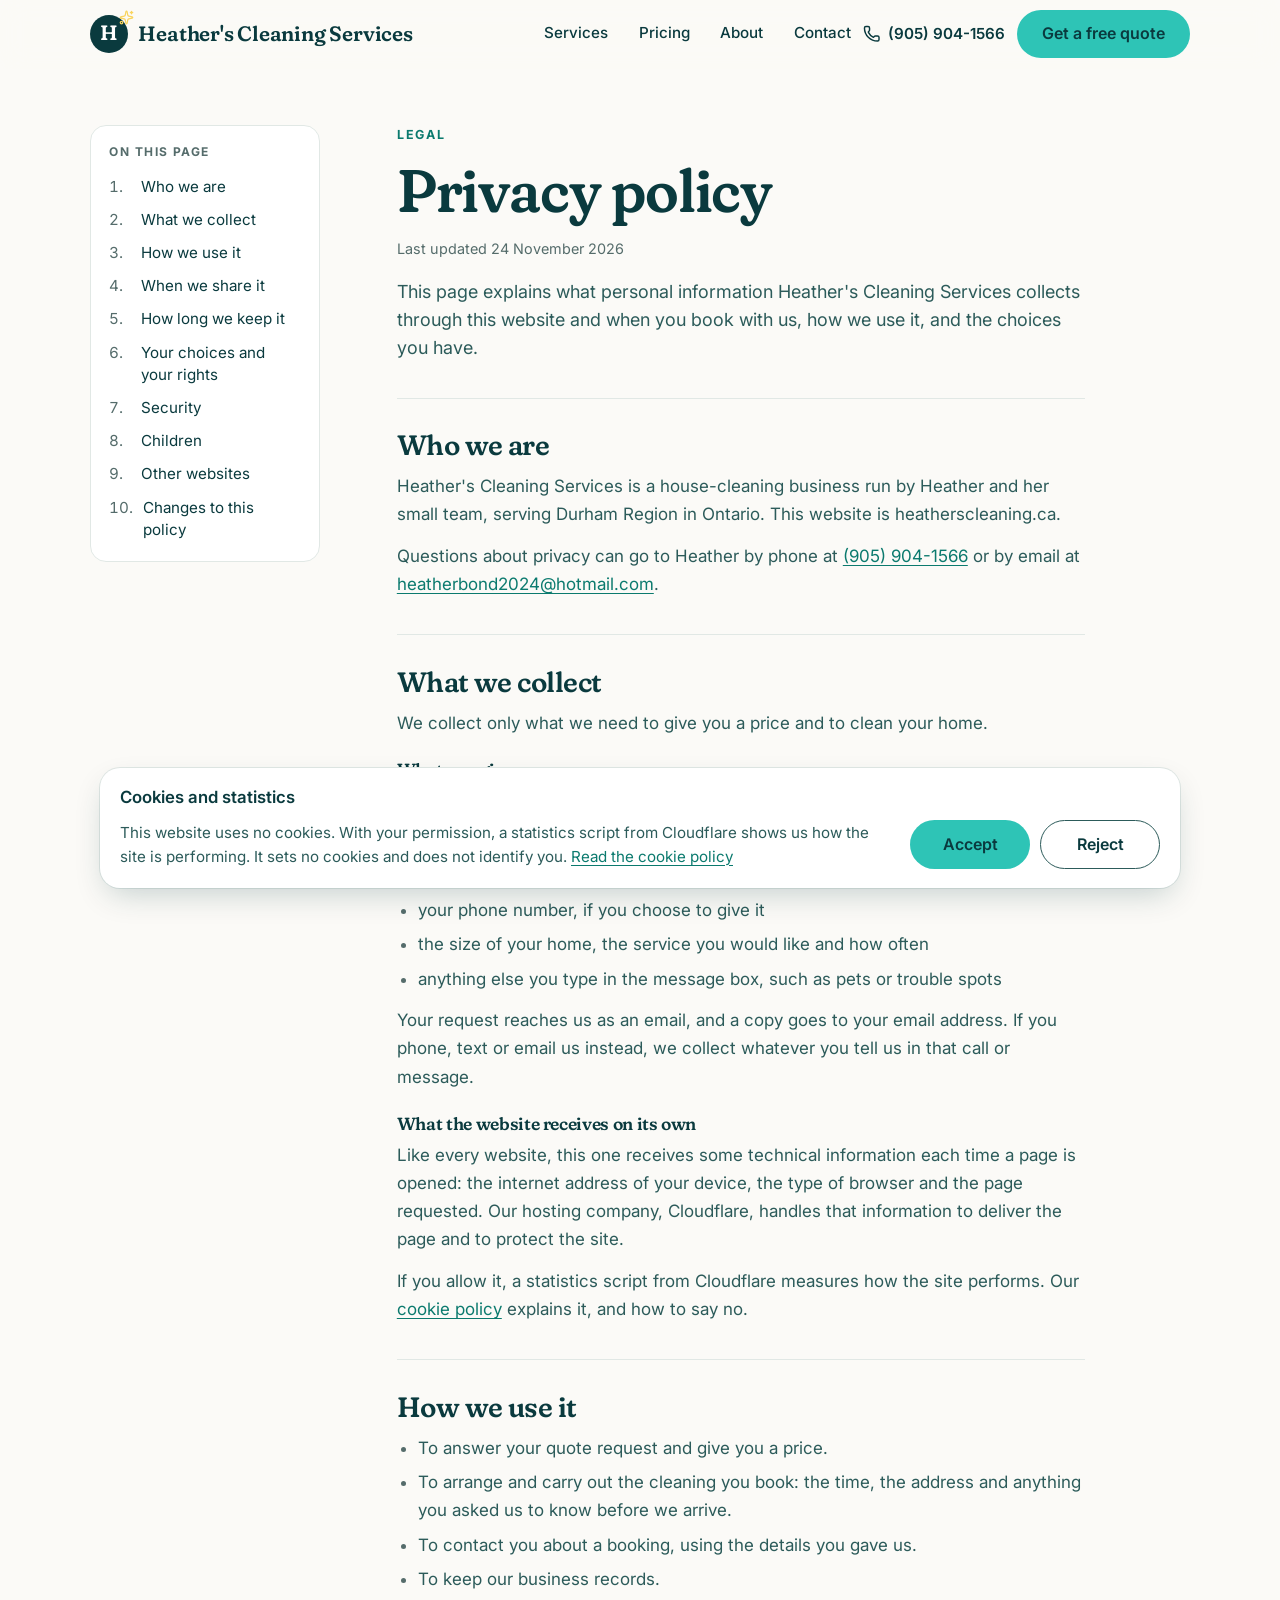
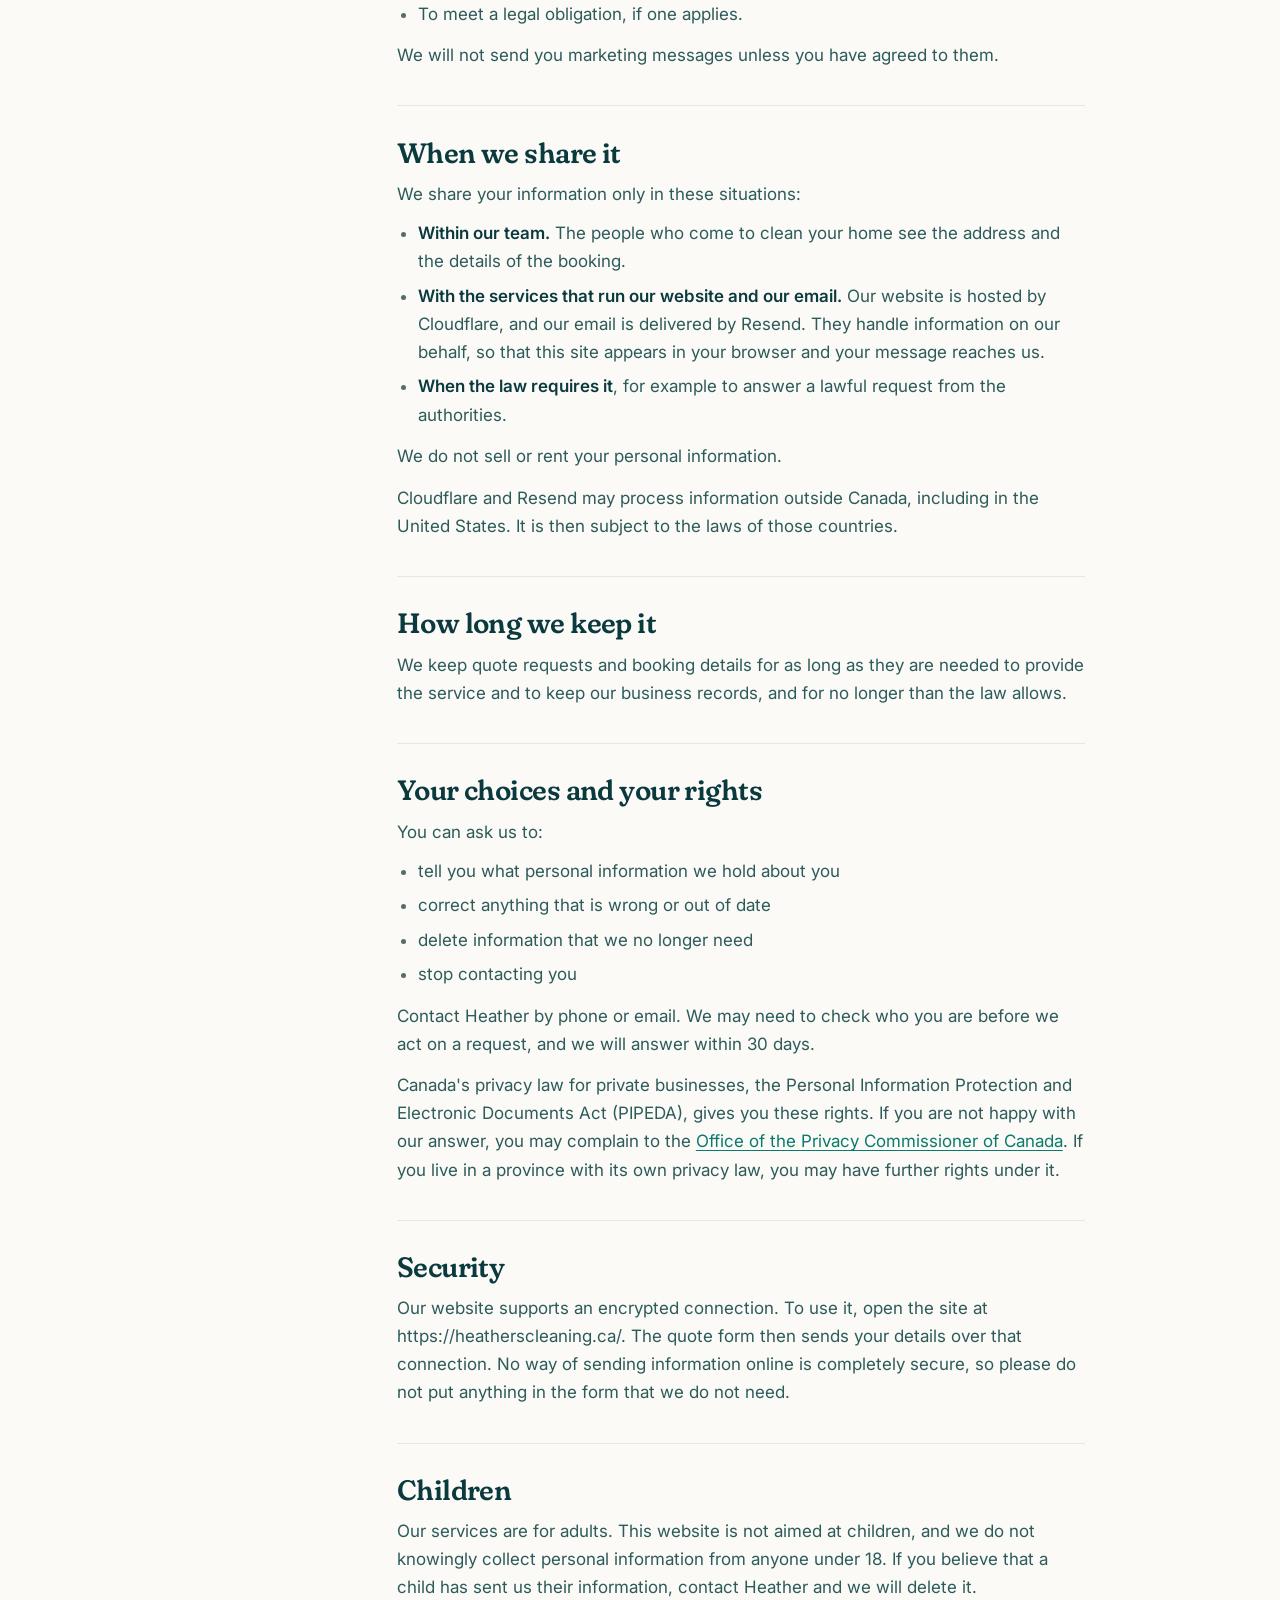
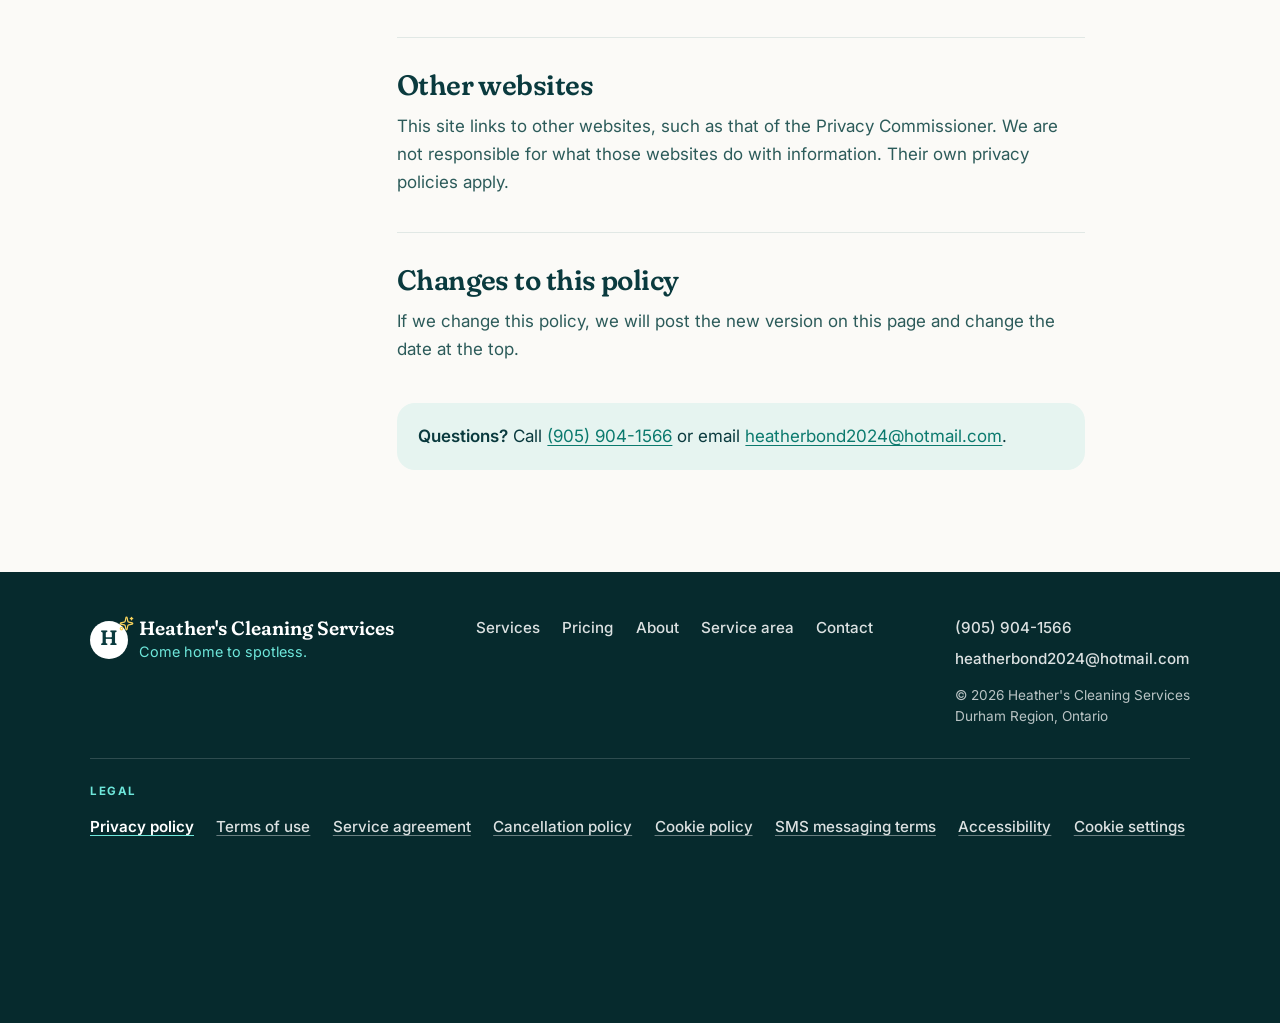
<file: public/privacy-policy.html>
<!DOCTYPE html>
<html lang="en">
<head>
  <meta charset="UTF-8" />
  <meta name="viewport" content="width=device-width, initial-scale=1.0" />

  <title>Privacy policy — Heather's Cleaning Services</title>
  <meta name="description" content="What Heather's Cleaning Services collects through this website and when you book, how it is used, when it is shared, and the rights you have under Canadian privacy law." />
  <meta name="theme-color" content="#FBFAF7" />

  <link rel="icon" href="data:image/svg+xml,%3Csvg xmlns='http://www.w3.org/2000/svg' viewBox='0 0 64 64'%3E%3Crect width='64' height='64' rx='18' fill='%230A3A3E'/%3E%3Ctext x='28' y='48' font-family='Georgia,serif' font-weight='700' font-size='42' fill='%23fff' text-anchor='middle'%3EH%3C/text%3E%3Cpath d='M51 7c1 5.4 2.9 7.3 8.3 8.3-5.4 1-7.3 2.9-8.3 8.3-1-5.4-2.9-7.3-8.3-8.3 5.4-1 7.3-2.9 8.3-8.3z' fill='%23F9D45C'/%3E%3C/svg%3E" />

  <link rel="canonical" href="https://heatherscleaning.ca/privacy-policy" />

  <meta property="og:type" content="website" />
  <meta property="og:site_name" content="Heather's Cleaning Services" />
  <meta property="og:title" content="Privacy policy — Heather's Cleaning Services" />
  <meta property="og:description" content="What Heather's Cleaning Services collects through this website and when you book, how it is used, when it is shared, and the rights you have under Canadian privacy law." />
  <meta property="og:url" content="https://heatherscleaning.ca/privacy-policy" />
  <meta name="twitter:card" content="summary" />

  <!-- Fonts are hosted on this site (Fraunces and Inter, SIL Open Font Licence — see /fonts),
       so nothing is fetched from a third party before the page can render. -->
  <link rel="preload" href="fonts/fraunces-latin.woff2" as="font" type="font/woff2" crossorigin />
  <link rel="preload" href="fonts/inter-latin.woff2" as="font" type="font/woff2" crossorigin />
  <link rel="stylesheet" href="styles.css" />
  <link rel="stylesheet" href="pages.css" />
  <!-- Cookie choices and the statistics script. Deferred, so it runs once the page
       has been read. It also removes any statistics script the host may have added
       to the page, before that can run. -->
  <script src="consent.js" defer></script>

  <!-- Progressive enhancement flag: animations only run when JS is available -->
  <script>document.documentElement.classList.add("js");</script>
</head>
<body>

  <a class="skip-link" href="#main">Skip to content</a>

  <!-- ============ COOKIE CHOICES ============
       Shown by consent.js only when a choice is needed. Without JavaScript it stays hidden.
       It is a labelled region, not a dialog: it never takes focus on its own.
       It sits here, near the top of the page, so a keyboard user reaches it after
       one Tab and does not have to cross the whole site. It is drawn at the bottom. -->
  <div class="consent" id="consent" role="region" aria-labelledby="consent-title" aria-describedby="consent-text" hidden>
    <div class="consent-inner">
      <p class="consent-title" id="consent-title">Cookies and statistics</p>
      <p class="consent-text" id="consent-text">This website uses no cookies. With your permission, a statistics script from Cloudflare shows us how the site is performing. It sets no cookies and does not identify you. <a href="/cookie-policy">Read the cookie policy</a></p>
      <div class="consent-actions">
        <button type="button" class="btn btn-primary" data-consent="accept">Accept</button>
        <button type="button" class="btn btn-outline" data-consent="reject">Reject</button>
      </div>
    </div>
  </div>

  <!-- Icon set: Lucide (ISC licence) -->
  <svg xmlns="http://www.w3.org/2000/svg" style="position:absolute;width:0;height:0;overflow:hidden" aria-hidden="true" focusable="false">
    <symbol id="i-phone" viewBox="0 0 24 24" fill="none" stroke="currentColor" stroke-width="2" stroke-linecap="round" stroke-linejoin="round"><path d="M13.832 16.568a1 1 0 0 0 1.213-.303l.355-.465A2 2 0 0 1 17 15h3a2 2 0 0 1 2 2v3a2 2 0 0 1-2 2A18 18 0 0 1 2 4a2 2 0 0 1 2-2h3a2 2 0 0 1 2 2v3a2 2 0 0 1-.8 1.6l-.468.351a1 1 0 0 0-.292 1.233 14 14 0 0 0 6.392 6.384"/></symbol>
    <symbol id="i-mail" viewBox="0 0 24 24" fill="none" stroke="currentColor" stroke-width="2" stroke-linecap="round" stroke-linejoin="round"><path d="m22 7-8.991 5.727a2 2 0 0 1-2.009 0L2 7"/><rect x="2" y="4" width="20" height="16" rx="2"/></symbol>
    <symbol id="i-pin" viewBox="0 0 24 24" fill="none" stroke="currentColor" stroke-width="2" stroke-linecap="round" stroke-linejoin="round"><path d="M20 10c0 4.993-5.539 10.193-7.399 11.799a1 1 0 0 1-1.202 0C9.539 20.193 4 14.993 4 10a8 8 0 0 1 16 0"/><circle cx="12" cy="10" r="3"/></symbol>
    <symbol id="i-clock" viewBox="0 0 24 24" fill="none" stroke="currentColor" stroke-width="2" stroke-linecap="round" stroke-linejoin="round"><circle cx="12" cy="12" r="10"/><path d="M12 6v6l4 2"/></symbol>
    <symbol id="i-check" viewBox="0 0 24 24" fill="none" stroke="currentColor" stroke-width="2.5" stroke-linecap="round" stroke-linejoin="round"><path d="M20 6 9 17l-5-5"/></symbol>
    <symbol id="i-sparkles" viewBox="0 0 24 24" fill="none" stroke="currentColor" stroke-width="2" stroke-linecap="round" stroke-linejoin="round"><path d="M11.017 2.814a1 1 0 0 1 1.966 0l1.051 5.558a2 2 0 0 0 1.594 1.594l5.558 1.051a1 1 0 0 1 0 1.966l-5.558 1.051a2 2 0 0 0-1.594 1.594l-1.051 5.558a1 1 0 0 1-1.966 0l-1.051-5.558a2 2 0 0 0-1.594-1.594l-5.558-1.051a1 1 0 0 1 0-1.966l5.558-1.051a2 2 0 0 0 1.594-1.594z"/><path d="M20 2v4"/><path d="M22 4h-4"/><circle cx="4" cy="20" r="2"/></symbol>
    <symbol id="i-arrow" viewBox="0 0 24 24" fill="none" stroke="currentColor" stroke-width="2" stroke-linecap="round" stroke-linejoin="round"><path d="M5 12h14"/><path d="m12 5 7 7-7 7"/></symbol>
    <symbol id="i-menu" viewBox="0 0 24 24" fill="none" stroke="currentColor" stroke-width="2" stroke-linecap="round" stroke-linejoin="round"><path d="M4 5h16"/><path d="M4 12h16"/><path d="M4 19h16"/></symbol>
    <symbol id="i-x" viewBox="0 0 24 24" fill="none" stroke="currentColor" stroke-width="2" stroke-linecap="round" stroke-linejoin="round"><path d="M18 6 6 18"/><path d="m6 6 12 12"/></symbol>
    <symbol id="i-briefcase" viewBox="0 0 24 24" fill="none" stroke="currentColor" stroke-width="1.75" stroke-linecap="round" stroke-linejoin="round"><path d="M16 20V4a2 2 0 0 0-2-2h-4a2 2 0 0 0-2 2v16"/><rect width="20" height="14" x="2" y="6" rx="2"/></symbol>
    <symbol id="i-users" viewBox="0 0 24 24" fill="none" stroke="currentColor" stroke-width="1.75" stroke-linecap="round" stroke-linejoin="round"><path d="M16 21v-2a4 4 0 0 0-4-4H6a4 4 0 0 0-4 4v2"/><path d="M16 3.128a4 4 0 0 1 0 7.744"/><path d="M22 21v-2a4 4 0 0 0-3-3.87"/><circle cx="9" cy="7" r="4"/></symbol>
    <symbol id="i-paw" viewBox="0 0 24 24" fill="none" stroke="currentColor" stroke-width="1.75" stroke-linecap="round" stroke-linejoin="round"><circle cx="11" cy="4" r="2"/><circle cx="18" cy="8" r="2"/><circle cx="20" cy="16" r="2"/><path d="M9 10a5 5 0 0 1 5 5v3.5a3.5 3.5 0 0 1-6.84 1.045Q6.52 17.48 4.46 16.84A3.5 3.5 0 0 1 5.5 10Z"/></symbol>
    <symbol id="i-chair" viewBox="0 0 24 24" fill="none" stroke="currentColor" stroke-width="1.75" stroke-linecap="round" stroke-linejoin="round"><path d="M19 9V6a2 2 0 0 0-2-2H7a2 2 0 0 0-2 2v3"/><path d="M3 16a2 2 0 0 0 2 2h14a2 2 0 0 0 2-2v-5a2 2 0 0 0-4 0v1.5a.5.5 0 0 1-.5.5h-9a.5.5 0 0 1-.5-.5V11a2 2 0 0 0-4 0z"/><path d="M5 18v2"/><path d="M19 18v2"/></symbol>
    <symbol id="i-key" viewBox="0 0 24 24" fill="none" stroke="currentColor" stroke-width="1.75" stroke-linecap="round" stroke-linejoin="round"><path d="M2.586 17.414A2 2 0 0 0 2 18.828V21a1 1 0 0 0 1 1h3a1 1 0 0 0 1-1v-1a1 1 0 0 1 1-1h1a1 1 0 0 0 1-1v-1a1 1 0 0 1 1-1h.172a2 2 0 0 0 1.414-.586l.814-.814a6.5 6.5 0 1 0-4-4z"/><circle cx="16.5" cy="7.5" r=".5" fill="currentColor"/></symbol>
  </svg>

  <!-- ============ HEADER ============ -->
  <header class="site-header" id="top">
    <div class="container header-inner">
      <a href="/" class="logo">
        <span class="logo-mark" aria-hidden="true">H<svg class="logo-spark" viewBox="0 0 24 24"><use href="#i-sparkles"></use></svg></span>
        <span class="logo-text">Heather's Cleaning Services</span>
      </a>

      <nav class="nav" id="site-nav" aria-label="Primary">
        <a href="/#services">Services</a>
        <a href="/#pricing">Pricing</a>
        <a href="/#about">About</a>
        <a href="/#contact">Contact</a>
        <div class="nav-extra">
          <a href="/#contact" class="btn btn-primary">Get a free quote</a>
          <a href="tel:+19059041566" class="nav-phone"><svg class="icon" aria-hidden="true"><use href="#i-phone"></use></svg>(905) 904-1566</a>
        </div>
      </nav>

      <a href="tel:+19059041566" class="header-phone"><svg class="icon" aria-hidden="true"><use href="#i-phone"></use></svg>(905) 904-1566</a>
      <a href="/#contact" class="btn btn-primary header-cta">Get a free quote</a>

      <button class="nav-toggle" id="nav-toggle" aria-expanded="false" aria-controls="site-nav" aria-label="Open menu">
        <svg class="icon icon-menu" aria-hidden="true"><use href="#i-menu"></use></svg>
        <svg class="icon icon-close" aria-hidden="true"><use href="#i-x"></use></svg>
      </button>
    </div>
  </header>

  <main id="main" class="legal">
    <div class="container legal-layout">

<header class="legal-head">
  <p class="eyebrow">Legal</p>
  <h1>Privacy policy</h1>
  <p class="legal-meta">Last updated 24 November 2026</p>
  <p class="legal-lead">This page explains what personal information Heather's Cleaning Services collects through this website and when you book with us, how we use it, and the choices you have.</p>
</header>

      <nav class="legal-toc" aria-labelledby="legal-toc-title">
        <p class="legal-toc-title" id="legal-toc-title">On this page</p>
        <ol>
          <li><a href="#who-we-are">Who we are</a></li>
          <li><a href="#what-we-collect">What we collect</a></li>
          <li><a href="#how-we-use-it">How we use it</a></li>
          <li><a href="#when-we-share-it">When we share it</a></li>
          <li><a href="#how-long-we-keep-it">How long we keep it</a></li>
          <li><a href="#your-choices">Your choices and your rights</a></li>
          <li><a href="#security">Security</a></li>
          <li><a href="#children">Children</a></li>
          <li><a href="#other-websites">Other websites</a></li>
          <li><a href="#changes">Changes to this policy</a></li>
        </ol>
      </nav>

      <article class="legal-body">
<section id="who-we-are">
  <h2>Who we are</h2>
  <p>Heather's Cleaning Services is a house-cleaning business run by Heather and her small team, serving Durham Region in Ontario. This website is heatherscleaning.ca.</p>
  <p>Questions about privacy can go to Heather by phone at <a href="tel:+19059041566">(905) 904-1566</a> or by email at <a href="mailto:heatherbond2024@hotmail.com">heatherbond2024@hotmail.com</a>.</p>
</section>

<section id="what-we-collect">
  <h2>What we collect</h2>
  <p>We collect only what we need to give you a price and to clean your home.</p>
  <h3>What you give us</h3>
  <p>When you ask for a quote, the form asks for:</p>
  <ul>
    <li>your name</li>
    <li>your email address, so that we can send you a copy of your request</li>
    <li>your phone number, if you choose to give it</li>
    <li>the size of your home, the service you would like and how often</li>
    <li>anything else you type in the message box, such as pets or trouble spots</li>
  </ul>
  <p>Your request reaches us as an email, and a copy goes to your email address. If you phone, text or email us instead, we collect whatever you tell us in that call or message.</p>
  <h3>What the website receives on its own</h3>
  <p>Like every website, this one receives some technical information each time a page is opened: the internet address of your device, the type of browser and the page requested. Our hosting company, Cloudflare, handles that information to deliver the page and to protect the site.</p>
  <p>If you allow it, a statistics script from Cloudflare measures how the site performs. Our <a href="/cookie-policy">cookie policy</a> explains it, and how to say no.</p>
</section>

<section id="how-we-use-it">
  <h2>How we use it</h2>
  <ul>
    <li>To answer your quote request and give you a price.</li>
    <li>To arrange and carry out the cleaning you book: the time, the address and anything you asked us to know before we arrive.</li>
    <li>To contact you about a booking, using the details you gave us.</li>
    <li>To keep our business records.</li>
    <li>To meet a legal obligation, if one applies.</li>
  </ul>
  <p>We will not send you marketing messages unless you have agreed to them.</p>
</section>

<section id="when-we-share-it">
  <h2>When we share it</h2>
  <p>We share your information only in these situations:</p>
  <ul>
    <li><strong>Within our team.</strong> The people who come to clean your home see the address and the details of the booking.</li>
    <li><strong>With the services that run our website and our email.</strong> Our website is hosted by Cloudflare, and our email is delivered by Resend. They handle information on our behalf, so that this site appears in your browser and your message reaches us.</li>
    <li><strong>When the law requires it</strong>, for example to answer a lawful request from the authorities.</li>
  </ul>
  <p>We do not sell or rent your personal information.</p>
  <p>Cloudflare and Resend may process information outside Canada, including in the United States. It is then subject to the laws of those countries.</p>
</section>

<section id="how-long-we-keep-it">
  <h2>How long we keep it</h2>
  <p>We keep quote requests and booking details for as long as they are needed to provide the service and to keep our business records, and for no longer than the law allows.</p>
</section>

<section id="your-choices">
  <h2>Your choices and your rights</h2>
  <p>You can ask us to:</p>
  <ul>
    <li>tell you what personal information we hold about you</li>
    <li>correct anything that is wrong or out of date</li>
    <li>delete information that we no longer need</li>
    <li>stop contacting you</li>
  </ul>
  <p>Contact Heather by phone or email. We may need to check who you are before we act on a request, and we will answer within 30 days.</p>
  <p>Canada's privacy law for private businesses, the Personal Information Protection and Electronic Documents Act (PIPEDA), gives you these rights. If you are not happy with our answer, you may complain to the <a href="https://www.priv.gc.ca/">Office of the Privacy Commissioner of Canada</a>. If you live in a province with its own privacy law, you may have further rights under it.</p>
</section>

<section id="security">
  <h2>Security</h2>
  <p>Our website supports an encrypted connection. To use it, open the site at https://heatherscleaning.ca/. The quote form then sends your details over that connection. No way of sending information online is completely secure, so please do not put anything in the form that we do not need.</p>
</section>

<section id="children">
  <h2>Children</h2>
  <p>Our services are for adults. This website is not aimed at children, and we do not knowingly collect personal information from anyone under 18. If you believe that a child has sent us their information, contact Heather and we will delete it.</p>
</section>

<section id="other-websites">
  <h2>Other websites</h2>
  <p>This site links to other websites, such as that of the Privacy Commissioner. We are not responsible for what those websites do with information. Their own privacy policies apply.</p>
</section>

<section id="changes">
  <h2>Changes to this policy</h2>
  <p>If we change this policy, we will post the new version on this page and change the date at the top.</p>
</section>

<div class="legal-contact">
  <p><strong>Questions?</strong> Call <a href="tel:+19059041566">(905) 904-1566</a> or email <a href="mailto:heatherbond2024@hotmail.com">heatherbond2024@hotmail.com</a>.</p>
</div>
      </article>

    </div>
  </main>

  <!-- ============ FOOTER ============ -->
  <footer class="site-footer">
    <div class="container footer-grid">
      <div class="footer-brand">
        <span class="logo-mark" aria-hidden="true">H<svg class="logo-spark" viewBox="0 0 24 24"><use href="#i-sparkles"></use></svg></span>
        <p><span class="footer-name">Heather's Cleaning Services</span><span class="footer-tag">Come home to spotless.</span></p>
      </div>

      <nav class="footer-nav" aria-label="Footer">
        <a href="/#services">Services</a>
        <a href="/#pricing">Pricing</a>
        <a href="/#about">About</a>
        <a href="/#areas">Service area</a>
        <a href="/#contact">Contact</a>
      </nav>

      <div class="footer-meta">
        <a href="tel:+19059041566">(905) 904-1566</a>
        <a href="mailto:heatherbond2024@hotmail.com">heatherbond2024@hotmail.com</a>
        <p>© 2026 Heather's Cleaning Services<br />Durham Region, Ontario</p>
      </div>

      <div class="footer-legal">
        <p class="footer-legal-title" id="footer-legal-title">Legal</p>
        <nav class="footer-legal-nav" aria-labelledby="footer-legal-title">
          <a href="/privacy-policy" aria-current="page">Privacy policy</a>
          <a href="/terms-of-use">Terms of use</a>
          <a href="/service-agreement">Service agreement</a>
          <a href="/cancellation-policy">Cancellation policy</a>
          <a href="/cookie-policy">Cookie policy</a>
          <a href="/sms-messaging-terms">SMS messaging terms</a>
          <a href="/accessibility">Accessibility</a>
          <button type="button" class="footer-cookie-settings" data-consent-settings>Cookie settings</button>
        </nav>
      </div>
    </div>
  </footer>


  <script type="module" src="script.js"></script>
</body>
</html>
</file>
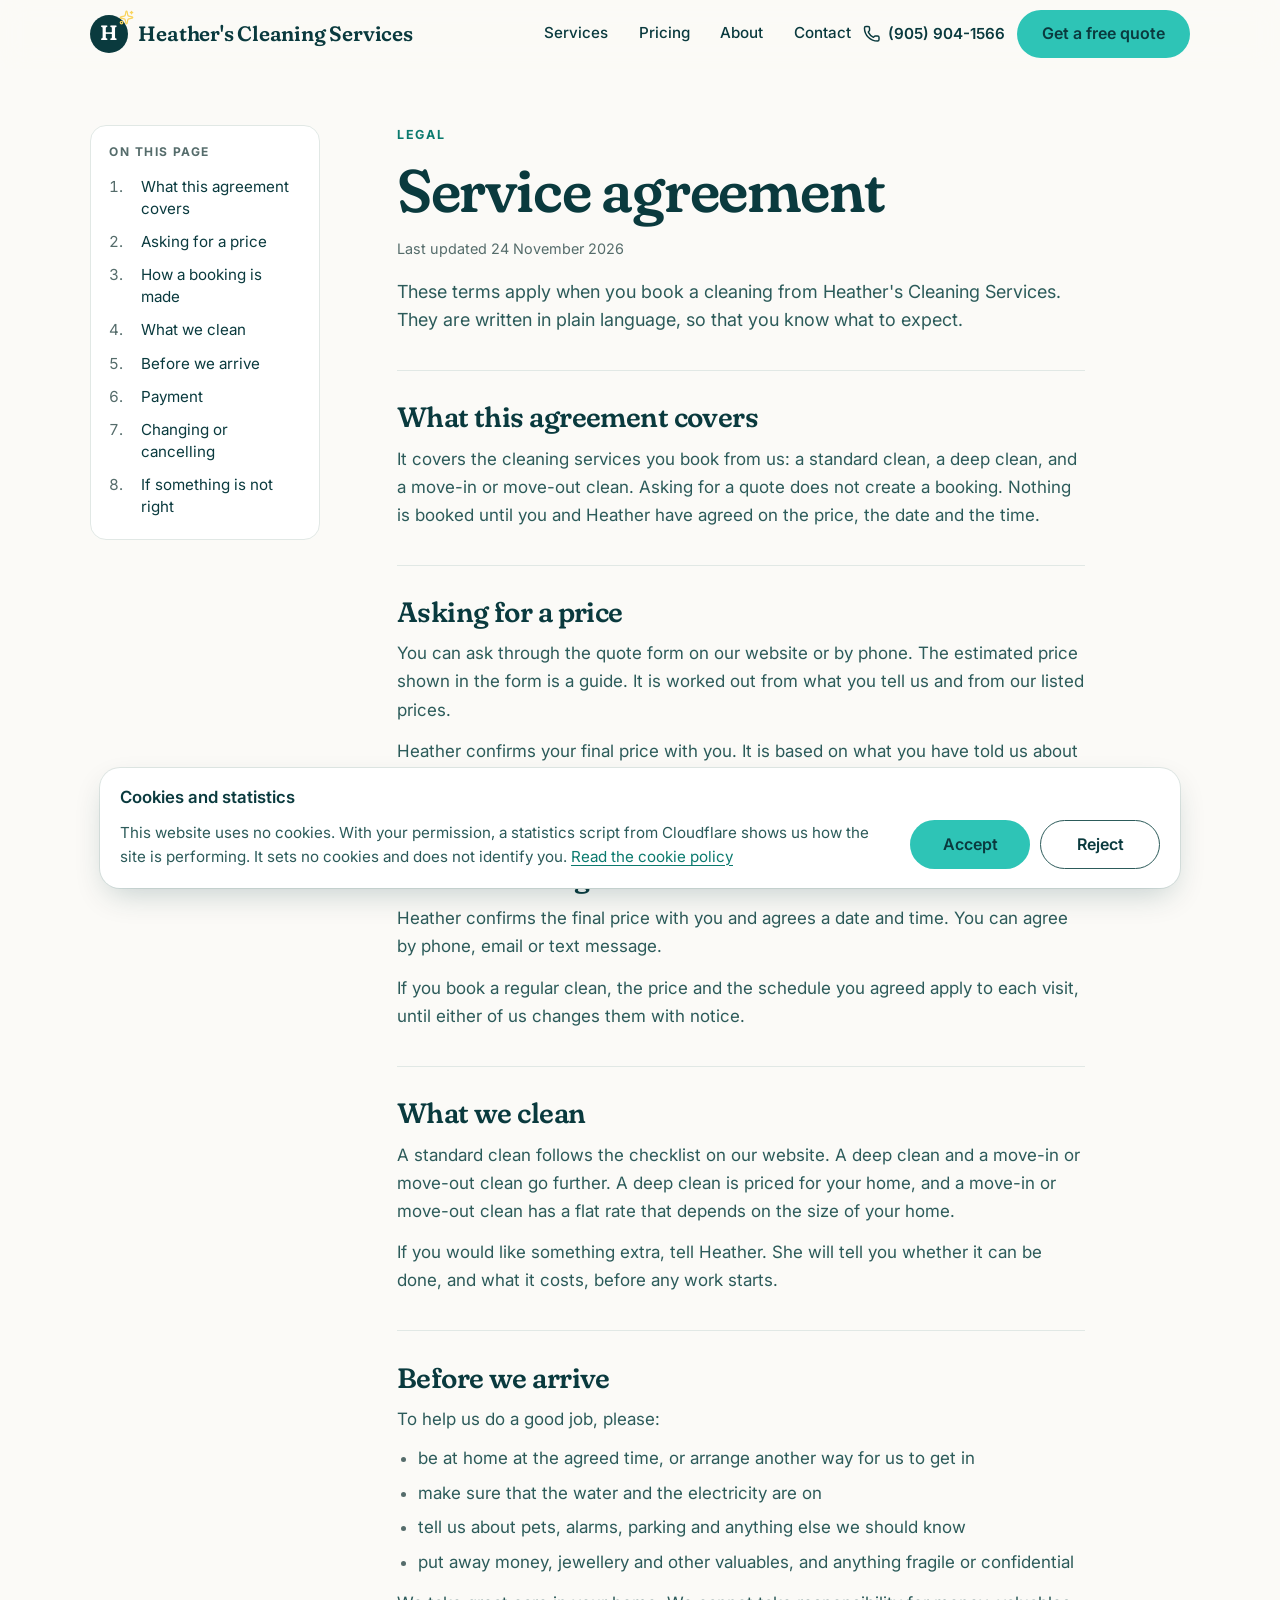
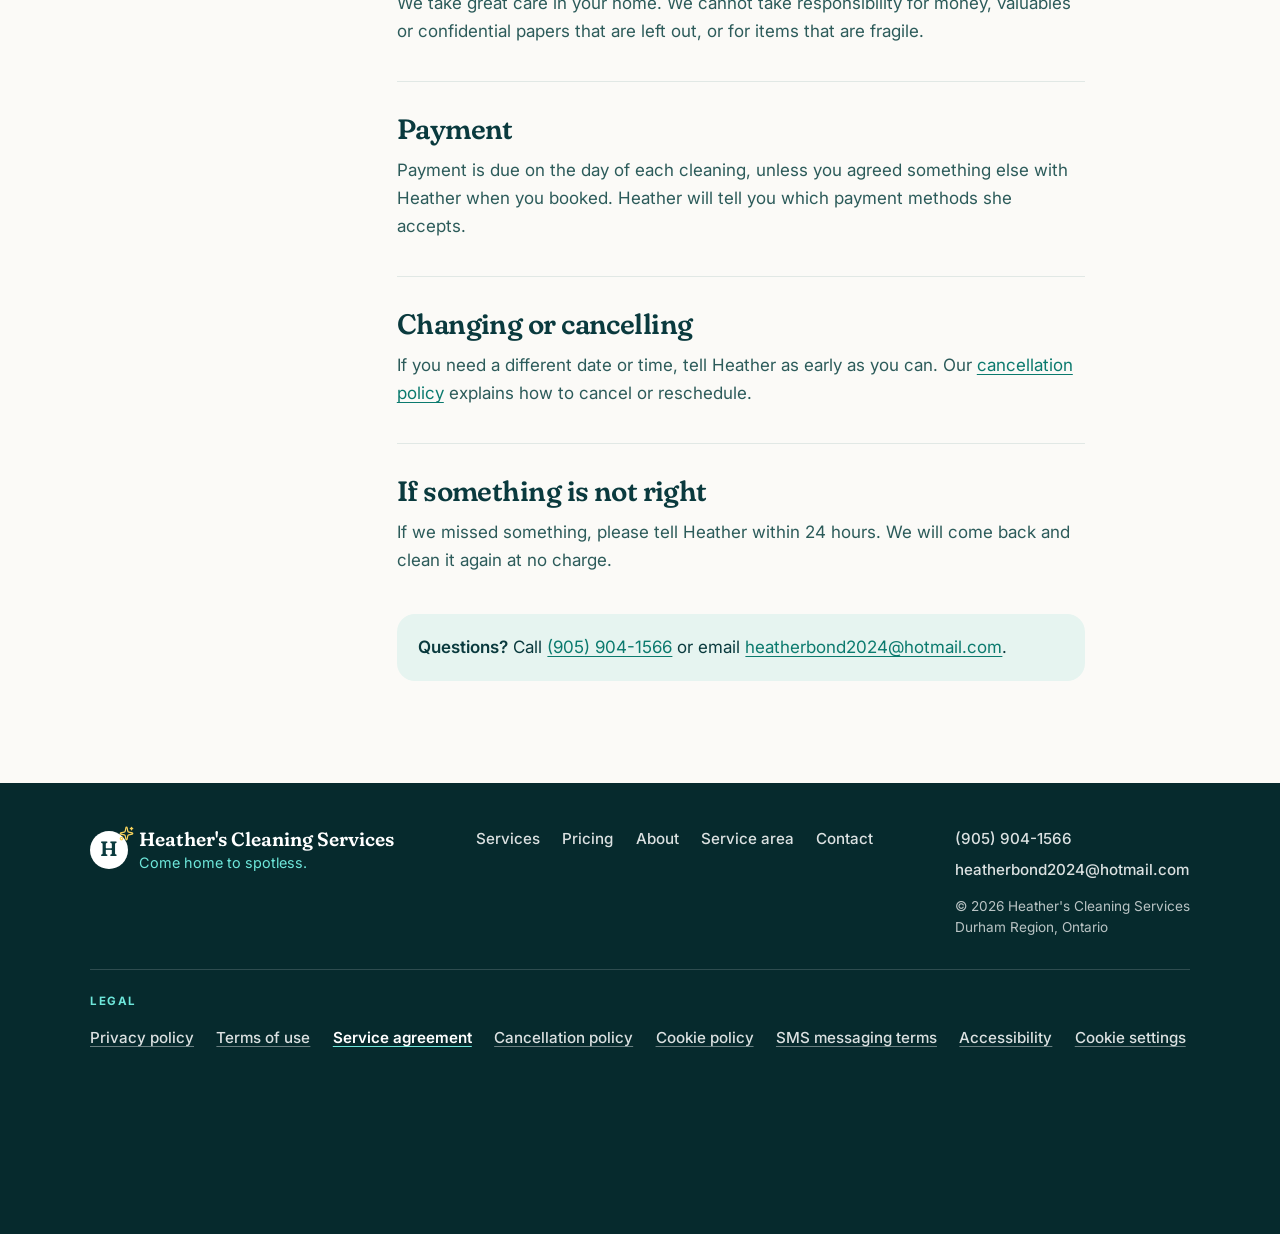
<file: public/service-agreement.html>
<!DOCTYPE html>
<html lang="en">
<head>
  <meta charset="UTF-8" />
  <meta name="viewport" content="width=device-width, initial-scale=1.0" />

  <title>Service agreement — Heather's Cleaning Services</title>
  <meta name="description" content="What to expect when you book a cleaning from Heather's Cleaning Services: how a price is confirmed, how to prepare, payment, and what happens if something is not right." />
  <meta name="theme-color" content="#FBFAF7" />

  <link rel="icon" href="data:image/svg+xml,%3Csvg xmlns='http://www.w3.org/2000/svg' viewBox='0 0 64 64'%3E%3Crect width='64' height='64' rx='18' fill='%230A3A3E'/%3E%3Ctext x='28' y='48' font-family='Georgia,serif' font-weight='700' font-size='42' fill='%23fff' text-anchor='middle'%3EH%3C/text%3E%3Cpath d='M51 7c1 5.4 2.9 7.3 8.3 8.3-5.4 1-7.3 2.9-8.3 8.3-1-5.4-2.9-7.3-8.3-8.3 5.4-1 7.3-2.9 8.3-8.3z' fill='%23F9D45C'/%3E%3C/svg%3E" />

  <link rel="canonical" href="https://heatherscleaning.ca/service-agreement" />

  <meta property="og:type" content="website" />
  <meta property="og:site_name" content="Heather's Cleaning Services" />
  <meta property="og:title" content="Service agreement — Heather's Cleaning Services" />
  <meta property="og:description" content="What to expect when you book a cleaning from Heather's Cleaning Services: how a price is confirmed, how to prepare, payment, and what happens if something is not right." />
  <meta property="og:url" content="https://heatherscleaning.ca/service-agreement" />
  <meta name="twitter:card" content="summary" />

  <!-- Fonts are hosted on this site (Fraunces and Inter, SIL Open Font Licence — see /fonts),
       so nothing is fetched from a third party before the page can render. -->
  <link rel="preload" href="fonts/fraunces-latin.woff2" as="font" type="font/woff2" crossorigin />
  <link rel="preload" href="fonts/inter-latin.woff2" as="font" type="font/woff2" crossorigin />
  <link rel="stylesheet" href="styles.css" />
  <link rel="stylesheet" href="pages.css" />
  <!-- Cookie choices and the statistics script. Deferred, so it runs once the page
       has been read. It also removes any statistics script the host may have added
       to the page, before that can run. -->
  <script src="consent.js" defer></script>

  <!-- Progressive enhancement flag: animations only run when JS is available -->
  <script>document.documentElement.classList.add("js");</script>
</head>
<body>

  <a class="skip-link" href="#main">Skip to content</a>

  <!-- ============ COOKIE CHOICES ============
       Shown by consent.js only when a choice is needed. Without JavaScript it stays hidden.
       It is a labelled region, not a dialog: it never takes focus on its own.
       It sits here, near the top of the page, so a keyboard user reaches it after
       one Tab and does not have to cross the whole site. It is drawn at the bottom. -->
  <div class="consent" id="consent" role="region" aria-labelledby="consent-title" aria-describedby="consent-text" hidden>
    <div class="consent-inner">
      <p class="consent-title" id="consent-title">Cookies and statistics</p>
      <p class="consent-text" id="consent-text">This website uses no cookies. With your permission, a statistics script from Cloudflare shows us how the site is performing. It sets no cookies and does not identify you. <a href="/cookie-policy">Read the cookie policy</a></p>
      <div class="consent-actions">
        <button type="button" class="btn btn-primary" data-consent="accept">Accept</button>
        <button type="button" class="btn btn-outline" data-consent="reject">Reject</button>
      </div>
    </div>
  </div>

  <!-- Icon set: Lucide (ISC licence) -->
  <svg xmlns="http://www.w3.org/2000/svg" style="position:absolute;width:0;height:0;overflow:hidden" aria-hidden="true" focusable="false">
    <symbol id="i-phone" viewBox="0 0 24 24" fill="none" stroke="currentColor" stroke-width="2" stroke-linecap="round" stroke-linejoin="round"><path d="M13.832 16.568a1 1 0 0 0 1.213-.303l.355-.465A2 2 0 0 1 17 15h3a2 2 0 0 1 2 2v3a2 2 0 0 1-2 2A18 18 0 0 1 2 4a2 2 0 0 1 2-2h3a2 2 0 0 1 2 2v3a2 2 0 0 1-.8 1.6l-.468.351a1 1 0 0 0-.292 1.233 14 14 0 0 0 6.392 6.384"/></symbol>
    <symbol id="i-mail" viewBox="0 0 24 24" fill="none" stroke="currentColor" stroke-width="2" stroke-linecap="round" stroke-linejoin="round"><path d="m22 7-8.991 5.727a2 2 0 0 1-2.009 0L2 7"/><rect x="2" y="4" width="20" height="16" rx="2"/></symbol>
    <symbol id="i-pin" viewBox="0 0 24 24" fill="none" stroke="currentColor" stroke-width="2" stroke-linecap="round" stroke-linejoin="round"><path d="M20 10c0 4.993-5.539 10.193-7.399 11.799a1 1 0 0 1-1.202 0C9.539 20.193 4 14.993 4 10a8 8 0 0 1 16 0"/><circle cx="12" cy="10" r="3"/></symbol>
    <symbol id="i-clock" viewBox="0 0 24 24" fill="none" stroke="currentColor" stroke-width="2" stroke-linecap="round" stroke-linejoin="round"><circle cx="12" cy="12" r="10"/><path d="M12 6v6l4 2"/></symbol>
    <symbol id="i-check" viewBox="0 0 24 24" fill="none" stroke="currentColor" stroke-width="2.5" stroke-linecap="round" stroke-linejoin="round"><path d="M20 6 9 17l-5-5"/></symbol>
    <symbol id="i-sparkles" viewBox="0 0 24 24" fill="none" stroke="currentColor" stroke-width="2" stroke-linecap="round" stroke-linejoin="round"><path d="M11.017 2.814a1 1 0 0 1 1.966 0l1.051 5.558a2 2 0 0 0 1.594 1.594l5.558 1.051a1 1 0 0 1 0 1.966l-5.558 1.051a2 2 0 0 0-1.594 1.594l-1.051 5.558a1 1 0 0 1-1.966 0l-1.051-5.558a2 2 0 0 0-1.594-1.594l-5.558-1.051a1 1 0 0 1 0-1.966l5.558-1.051a2 2 0 0 0 1.594-1.594z"/><path d="M20 2v4"/><path d="M22 4h-4"/><circle cx="4" cy="20" r="2"/></symbol>
    <symbol id="i-arrow" viewBox="0 0 24 24" fill="none" stroke="currentColor" stroke-width="2" stroke-linecap="round" stroke-linejoin="round"><path d="M5 12h14"/><path d="m12 5 7 7-7 7"/></symbol>
    <symbol id="i-menu" viewBox="0 0 24 24" fill="none" stroke="currentColor" stroke-width="2" stroke-linecap="round" stroke-linejoin="round"><path d="M4 5h16"/><path d="M4 12h16"/><path d="M4 19h16"/></symbol>
    <symbol id="i-x" viewBox="0 0 24 24" fill="none" stroke="currentColor" stroke-width="2" stroke-linecap="round" stroke-linejoin="round"><path d="M18 6 6 18"/><path d="m6 6 12 12"/></symbol>
    <symbol id="i-briefcase" viewBox="0 0 24 24" fill="none" stroke="currentColor" stroke-width="1.75" stroke-linecap="round" stroke-linejoin="round"><path d="M16 20V4a2 2 0 0 0-2-2h-4a2 2 0 0 0-2 2v16"/><rect width="20" height="14" x="2" y="6" rx="2"/></symbol>
    <symbol id="i-users" viewBox="0 0 24 24" fill="none" stroke="currentColor" stroke-width="1.75" stroke-linecap="round" stroke-linejoin="round"><path d="M16 21v-2a4 4 0 0 0-4-4H6a4 4 0 0 0-4 4v2"/><path d="M16 3.128a4 4 0 0 1 0 7.744"/><path d="M22 21v-2a4 4 0 0 0-3-3.87"/><circle cx="9" cy="7" r="4"/></symbol>
    <symbol id="i-paw" viewBox="0 0 24 24" fill="none" stroke="currentColor" stroke-width="1.75" stroke-linecap="round" stroke-linejoin="round"><circle cx="11" cy="4" r="2"/><circle cx="18" cy="8" r="2"/><circle cx="20" cy="16" r="2"/><path d="M9 10a5 5 0 0 1 5 5v3.5a3.5 3.5 0 0 1-6.84 1.045Q6.52 17.48 4.46 16.84A3.5 3.5 0 0 1 5.5 10Z"/></symbol>
    <symbol id="i-chair" viewBox="0 0 24 24" fill="none" stroke="currentColor" stroke-width="1.75" stroke-linecap="round" stroke-linejoin="round"><path d="M19 9V6a2 2 0 0 0-2-2H7a2 2 0 0 0-2 2v3"/><path d="M3 16a2 2 0 0 0 2 2h14a2 2 0 0 0 2-2v-5a2 2 0 0 0-4 0v1.5a.5.5 0 0 1-.5.5h-9a.5.5 0 0 1-.5-.5V11a2 2 0 0 0-4 0z"/><path d="M5 18v2"/><path d="M19 18v2"/></symbol>
    <symbol id="i-key" viewBox="0 0 24 24" fill="none" stroke="currentColor" stroke-width="1.75" stroke-linecap="round" stroke-linejoin="round"><path d="M2.586 17.414A2 2 0 0 0 2 18.828V21a1 1 0 0 0 1 1h3a1 1 0 0 0 1-1v-1a1 1 0 0 1 1-1h1a1 1 0 0 0 1-1v-1a1 1 0 0 1 1-1h.172a2 2 0 0 0 1.414-.586l.814-.814a6.5 6.5 0 1 0-4-4z"/><circle cx="16.5" cy="7.5" r=".5" fill="currentColor"/></symbol>
  </svg>

  <!-- ============ HEADER ============ -->
  <header class="site-header" id="top">
    <div class="container header-inner">
      <a href="/" class="logo">
        <span class="logo-mark" aria-hidden="true">H<svg class="logo-spark" viewBox="0 0 24 24"><use href="#i-sparkles"></use></svg></span>
        <span class="logo-text">Heather's Cleaning Services</span>
      </a>

      <nav class="nav" id="site-nav" aria-label="Primary">
        <a href="/#services">Services</a>
        <a href="/#pricing">Pricing</a>
        <a href="/#about">About</a>
        <a href="/#contact">Contact</a>
        <div class="nav-extra">
          <a href="/#contact" class="btn btn-primary">Get a free quote</a>
          <a href="tel:+19059041566" class="nav-phone"><svg class="icon" aria-hidden="true"><use href="#i-phone"></use></svg>(905) 904-1566</a>
        </div>
      </nav>

      <a href="tel:+19059041566" class="header-phone"><svg class="icon" aria-hidden="true"><use href="#i-phone"></use></svg>(905) 904-1566</a>
      <a href="/#contact" class="btn btn-primary header-cta">Get a free quote</a>

      <button class="nav-toggle" id="nav-toggle" aria-expanded="false" aria-controls="site-nav" aria-label="Open menu">
        <svg class="icon icon-menu" aria-hidden="true"><use href="#i-menu"></use></svg>
        <svg class="icon icon-close" aria-hidden="true"><use href="#i-x"></use></svg>
      </button>
    </div>
  </header>

  <main id="main" class="legal">
    <div class="container legal-layout">

<header class="legal-head">
  <p class="eyebrow">Legal</p>
  <h1>Service agreement</h1>
  <p class="legal-meta">Last updated 24 November 2026</p>
  <p class="legal-lead">These terms apply when you book a cleaning from Heather's Cleaning Services. They are written in plain language, so that you know what to expect.</p>
</header>

      <nav class="legal-toc" aria-labelledby="legal-toc-title">
        <p class="legal-toc-title" id="legal-toc-title">On this page</p>
        <ol>
          <li><a href="#what-this-covers">What this agreement covers</a></li>
          <li><a href="#asking-for-a-price">Asking for a price</a></li>
          <li><a href="#how-a-booking-is-made">How a booking is made</a></li>
          <li><a href="#what-we-clean">What we clean</a></li>
          <li><a href="#before-we-arrive">Before we arrive</a></li>
          <li><a href="#payment">Payment</a></li>
          <li><a href="#changing-or-cancelling">Changing or cancelling</a></li>
          <li><a href="#if-something-is-not-right">If something is not right</a></li>
        </ol>
      </nav>

      <article class="legal-body">
<section id="what-this-covers">
  <h2>What this agreement covers</h2>
  <p>It covers the cleaning services you book from us: a standard clean, a deep clean, and a move-in or move-out clean. Asking for a quote does not create a booking. Nothing is booked until you and Heather have agreed on the price, the date and the time.</p>
</section>

<section id="asking-for-a-price">
  <h2>Asking for a price</h2>
  <p>You can ask through the quote form on our website or by phone. The estimated price shown in the form is a guide. It is worked out from what you tell us and from our listed prices.</p>
  <p>Heather confirms your final price with you. It is based on what you have told us about your home, so if something important changes, tell us. The price may change too.</p>
</section>

<section id="how-a-booking-is-made">
  <h2>How a booking is made</h2>
  <p>Heather confirms the final price with you and agrees a date and time. You can agree by phone, email or text message.</p>
  <p>If you book a regular clean, the price and the schedule you agreed apply to each visit, until either of us changes them with notice.</p>
</section>

<section id="what-we-clean">
  <h2>What we clean</h2>
  <p>A standard clean follows the checklist on our website. A deep clean and a move-in or move-out clean go further. A deep clean is priced for your home, and a move-in or move-out clean has a flat rate that depends on the size of your home.</p>
  <p>If you would like something extra, tell Heather. She will tell you whether it can be done, and what it costs, before any work starts.</p>
</section>

<section id="before-we-arrive">
  <h2>Before we arrive</h2>
  <p>To help us do a good job, please:</p>
  <ul>
    <li>be at home at the agreed time, or arrange another way for us to get in</li>
    <li>make sure that the water and the electricity are on</li>
    <li>tell us about pets, alarms, parking and anything else we should know</li>
    <li>put away money, jewellery and other valuables, and anything fragile or confidential</li>
  </ul>
  <p>We take great care in your home. We cannot take responsibility for money, valuables or confidential papers that are left out, or for items that are fragile.</p>
</section>

<section id="payment">
  <h2>Payment</h2>
  <p>Payment is due on the day of each cleaning, unless you agreed something else with Heather when you booked. Heather will tell you which payment methods she accepts.</p>
</section>

<section id="changing-or-cancelling">
  <h2>Changing or cancelling</h2>
  <p>If you need a different date or time, tell Heather as early as you can. Our <a href="/cancellation-policy">cancellation policy</a> explains how to cancel or reschedule.</p>
</section>

<section id="if-something-is-not-right">
  <h2>If something is not right</h2>
  <p>If we missed something, please tell Heather within 24 hours. We will come back and clean it again at no charge.</p>
</section>

<div class="legal-contact">
  <p><strong>Questions?</strong> Call <a href="tel:+19059041566">(905) 904-1566</a> or email <a href="mailto:heatherbond2024@hotmail.com">heatherbond2024@hotmail.com</a>.</p>
</div>
      </article>

    </div>
  </main>

  <!-- ============ FOOTER ============ -->
  <footer class="site-footer">
    <div class="container footer-grid">
      <div class="footer-brand">
        <span class="logo-mark" aria-hidden="true">H<svg class="logo-spark" viewBox="0 0 24 24"><use href="#i-sparkles"></use></svg></span>
        <p><span class="footer-name">Heather's Cleaning Services</span><span class="footer-tag">Come home to spotless.</span></p>
      </div>

      <nav class="footer-nav" aria-label="Footer">
        <a href="/#services">Services</a>
        <a href="/#pricing">Pricing</a>
        <a href="/#about">About</a>
        <a href="/#areas">Service area</a>
        <a href="/#contact">Contact</a>
      </nav>

      <div class="footer-meta">
        <a href="tel:+19059041566">(905) 904-1566</a>
        <a href="mailto:heatherbond2024@hotmail.com">heatherbond2024@hotmail.com</a>
        <p>© 2026 Heather's Cleaning Services<br />Durham Region, Ontario</p>
      </div>

      <div class="footer-legal">
        <p class="footer-legal-title" id="footer-legal-title">Legal</p>
        <nav class="footer-legal-nav" aria-labelledby="footer-legal-title">
          <a href="/privacy-policy">Privacy policy</a>
          <a href="/terms-of-use">Terms of use</a>
          <a href="/service-agreement" aria-current="page">Service agreement</a>
          <a href="/cancellation-policy">Cancellation policy</a>
          <a href="/cookie-policy">Cookie policy</a>
          <a href="/sms-messaging-terms">SMS messaging terms</a>
          <a href="/accessibility">Accessibility</a>
          <button type="button" class="footer-cookie-settings" data-consent-settings>Cookie settings</button>
        </nav>
      </div>
    </div>
  </footer>


  <script type="module" src="script.js"></script>
</body>
</html>
</file>
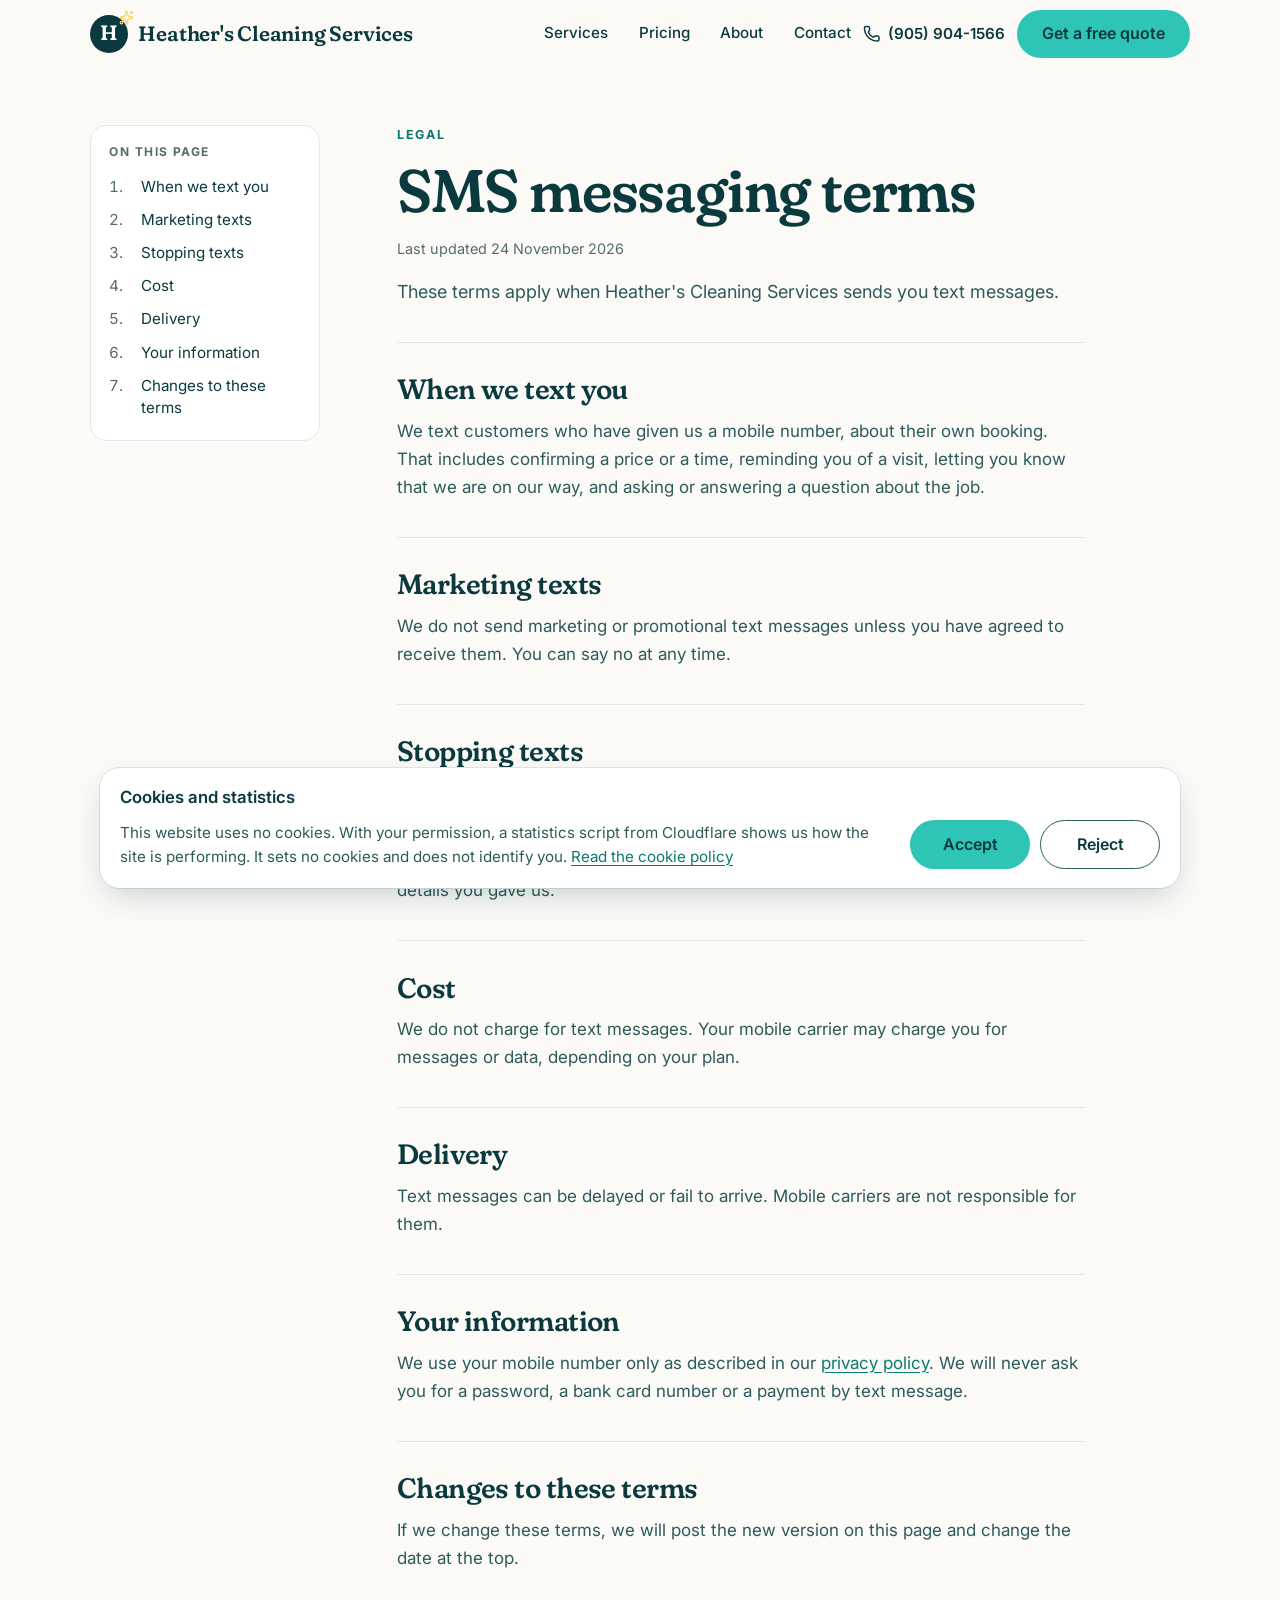
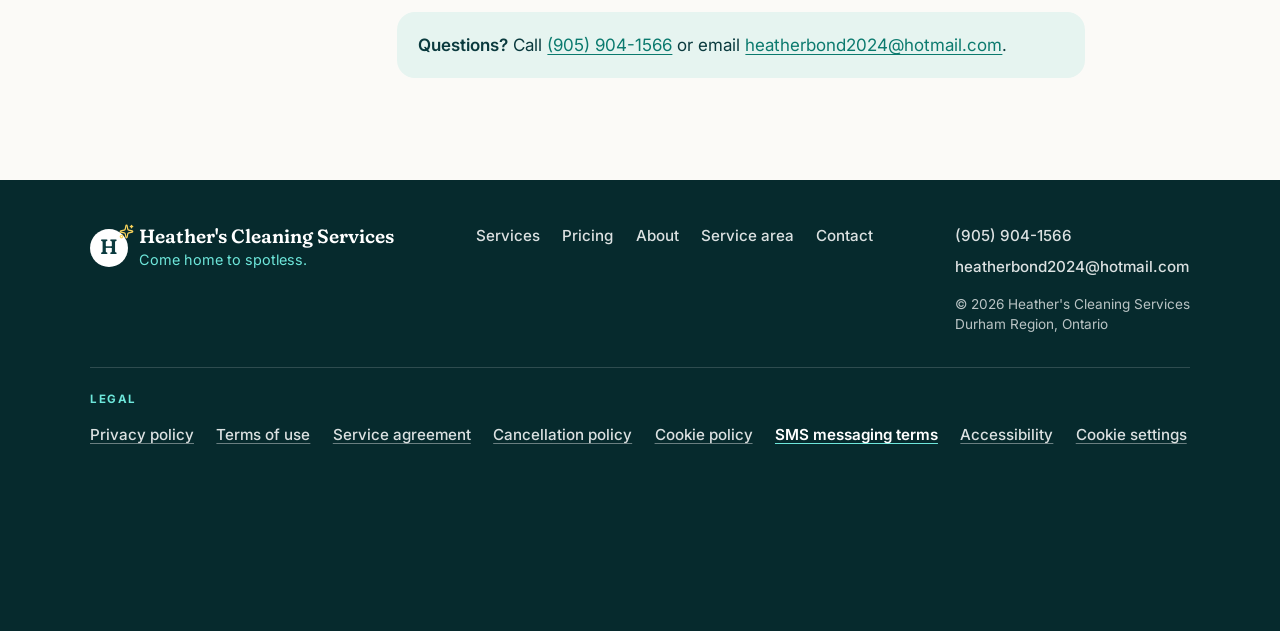
<file: public/sms-messaging-terms.html>
<!DOCTYPE html>
<html lang="en">
<head>
  <meta charset="UTF-8" />
  <meta name="viewport" content="width=device-width, initial-scale=1.0" />

  <title>SMS messaging terms — Heather's Cleaning Services</title>
  <meta name="description" content="When Heather's Cleaning Services sends text messages, what they cover, how to stop them, and what they cost." />
  <meta name="theme-color" content="#FBFAF7" />

  <link rel="icon" href="data:image/svg+xml,%3Csvg xmlns='http://www.w3.org/2000/svg' viewBox='0 0 64 64'%3E%3Crect width='64' height='64' rx='18' fill='%230A3A3E'/%3E%3Ctext x='28' y='48' font-family='Georgia,serif' font-weight='700' font-size='42' fill='%23fff' text-anchor='middle'%3EH%3C/text%3E%3Cpath d='M51 7c1 5.4 2.9 7.3 8.3 8.3-5.4 1-7.3 2.9-8.3 8.3-1-5.4-2.9-7.3-8.3-8.3 5.4-1 7.3-2.9 8.3-8.3z' fill='%23F9D45C'/%3E%3C/svg%3E" />

  <link rel="canonical" href="https://heatherscleaning.ca/sms-messaging-terms" />

  <meta property="og:type" content="website" />
  <meta property="og:site_name" content="Heather's Cleaning Services" />
  <meta property="og:title" content="SMS messaging terms — Heather's Cleaning Services" />
  <meta property="og:description" content="When Heather's Cleaning Services sends text messages, what they cover, how to stop them, and what they cost." />
  <meta property="og:url" content="https://heatherscleaning.ca/sms-messaging-terms" />
  <meta name="twitter:card" content="summary" />

  <!-- Fonts are hosted on this site (Fraunces and Inter, SIL Open Font Licence — see /fonts),
       so nothing is fetched from a third party before the page can render. -->
  <link rel="preload" href="fonts/fraunces-latin.woff2" as="font" type="font/woff2" crossorigin />
  <link rel="preload" href="fonts/inter-latin.woff2" as="font" type="font/woff2" crossorigin />
  <link rel="stylesheet" href="styles.css" />
  <link rel="stylesheet" href="pages.css" />
  <!-- Cookie choices and the statistics script. Deferred, so it runs once the page
       has been read. It also removes any statistics script the host may have added
       to the page, before that can run. -->
  <script src="consent.js" defer></script>

  <!-- Progressive enhancement flag: animations only run when JS is available -->
  <script>document.documentElement.classList.add("js");</script>
</head>
<body>

  <a class="skip-link" href="#main">Skip to content</a>

  <!-- ============ COOKIE CHOICES ============
       Shown by consent.js only when a choice is needed. Without JavaScript it stays hidden.
       It is a labelled region, not a dialog: it never takes focus on its own.
       It sits here, near the top of the page, so a keyboard user reaches it after
       one Tab and does not have to cross the whole site. It is drawn at the bottom. -->
  <div class="consent" id="consent" role="region" aria-labelledby="consent-title" aria-describedby="consent-text" hidden>
    <div class="consent-inner">
      <p class="consent-title" id="consent-title">Cookies and statistics</p>
      <p class="consent-text" id="consent-text">This website uses no cookies. With your permission, a statistics script from Cloudflare shows us how the site is performing. It sets no cookies and does not identify you. <a href="/cookie-policy">Read the cookie policy</a></p>
      <div class="consent-actions">
        <button type="button" class="btn btn-primary" data-consent="accept">Accept</button>
        <button type="button" class="btn btn-outline" data-consent="reject">Reject</button>
      </div>
    </div>
  </div>

  <!-- Icon set: Lucide (ISC licence) -->
  <svg xmlns="http://www.w3.org/2000/svg" style="position:absolute;width:0;height:0;overflow:hidden" aria-hidden="true" focusable="false">
    <symbol id="i-phone" viewBox="0 0 24 24" fill="none" stroke="currentColor" stroke-width="2" stroke-linecap="round" stroke-linejoin="round"><path d="M13.832 16.568a1 1 0 0 0 1.213-.303l.355-.465A2 2 0 0 1 17 15h3a2 2 0 0 1 2 2v3a2 2 0 0 1-2 2A18 18 0 0 1 2 4a2 2 0 0 1 2-2h3a2 2 0 0 1 2 2v3a2 2 0 0 1-.8 1.6l-.468.351a1 1 0 0 0-.292 1.233 14 14 0 0 0 6.392 6.384"/></symbol>
    <symbol id="i-mail" viewBox="0 0 24 24" fill="none" stroke="currentColor" stroke-width="2" stroke-linecap="round" stroke-linejoin="round"><path d="m22 7-8.991 5.727a2 2 0 0 1-2.009 0L2 7"/><rect x="2" y="4" width="20" height="16" rx="2"/></symbol>
    <symbol id="i-pin" viewBox="0 0 24 24" fill="none" stroke="currentColor" stroke-width="2" stroke-linecap="round" stroke-linejoin="round"><path d="M20 10c0 4.993-5.539 10.193-7.399 11.799a1 1 0 0 1-1.202 0C9.539 20.193 4 14.993 4 10a8 8 0 0 1 16 0"/><circle cx="12" cy="10" r="3"/></symbol>
    <symbol id="i-clock" viewBox="0 0 24 24" fill="none" stroke="currentColor" stroke-width="2" stroke-linecap="round" stroke-linejoin="round"><circle cx="12" cy="12" r="10"/><path d="M12 6v6l4 2"/></symbol>
    <symbol id="i-check" viewBox="0 0 24 24" fill="none" stroke="currentColor" stroke-width="2.5" stroke-linecap="round" stroke-linejoin="round"><path d="M20 6 9 17l-5-5"/></symbol>
    <symbol id="i-sparkles" viewBox="0 0 24 24" fill="none" stroke="currentColor" stroke-width="2" stroke-linecap="round" stroke-linejoin="round"><path d="M11.017 2.814a1 1 0 0 1 1.966 0l1.051 5.558a2 2 0 0 0 1.594 1.594l5.558 1.051a1 1 0 0 1 0 1.966l-5.558 1.051a2 2 0 0 0-1.594 1.594l-1.051 5.558a1 1 0 0 1-1.966 0l-1.051-5.558a2 2 0 0 0-1.594-1.594l-5.558-1.051a1 1 0 0 1 0-1.966l5.558-1.051a2 2 0 0 0 1.594-1.594z"/><path d="M20 2v4"/><path d="M22 4h-4"/><circle cx="4" cy="20" r="2"/></symbol>
    <symbol id="i-arrow" viewBox="0 0 24 24" fill="none" stroke="currentColor" stroke-width="2" stroke-linecap="round" stroke-linejoin="round"><path d="M5 12h14"/><path d="m12 5 7 7-7 7"/></symbol>
    <symbol id="i-menu" viewBox="0 0 24 24" fill="none" stroke="currentColor" stroke-width="2" stroke-linecap="round" stroke-linejoin="round"><path d="M4 5h16"/><path d="M4 12h16"/><path d="M4 19h16"/></symbol>
    <symbol id="i-x" viewBox="0 0 24 24" fill="none" stroke="currentColor" stroke-width="2" stroke-linecap="round" stroke-linejoin="round"><path d="M18 6 6 18"/><path d="m6 6 12 12"/></symbol>
    <symbol id="i-briefcase" viewBox="0 0 24 24" fill="none" stroke="currentColor" stroke-width="1.75" stroke-linecap="round" stroke-linejoin="round"><path d="M16 20V4a2 2 0 0 0-2-2h-4a2 2 0 0 0-2 2v16"/><rect width="20" height="14" x="2" y="6" rx="2"/></symbol>
    <symbol id="i-users" viewBox="0 0 24 24" fill="none" stroke="currentColor" stroke-width="1.75" stroke-linecap="round" stroke-linejoin="round"><path d="M16 21v-2a4 4 0 0 0-4-4H6a4 4 0 0 0-4 4v2"/><path d="M16 3.128a4 4 0 0 1 0 7.744"/><path d="M22 21v-2a4 4 0 0 0-3-3.87"/><circle cx="9" cy="7" r="4"/></symbol>
    <symbol id="i-paw" viewBox="0 0 24 24" fill="none" stroke="currentColor" stroke-width="1.75" stroke-linecap="round" stroke-linejoin="round"><circle cx="11" cy="4" r="2"/><circle cx="18" cy="8" r="2"/><circle cx="20" cy="16" r="2"/><path d="M9 10a5 5 0 0 1 5 5v3.5a3.5 3.5 0 0 1-6.84 1.045Q6.52 17.48 4.46 16.84A3.5 3.5 0 0 1 5.5 10Z"/></symbol>
    <symbol id="i-chair" viewBox="0 0 24 24" fill="none" stroke="currentColor" stroke-width="1.75" stroke-linecap="round" stroke-linejoin="round"><path d="M19 9V6a2 2 0 0 0-2-2H7a2 2 0 0 0-2 2v3"/><path d="M3 16a2 2 0 0 0 2 2h14a2 2 0 0 0 2-2v-5a2 2 0 0 0-4 0v1.5a.5.5 0 0 1-.5.5h-9a.5.5 0 0 1-.5-.5V11a2 2 0 0 0-4 0z"/><path d="M5 18v2"/><path d="M19 18v2"/></symbol>
    <symbol id="i-key" viewBox="0 0 24 24" fill="none" stroke="currentColor" stroke-width="1.75" stroke-linecap="round" stroke-linejoin="round"><path d="M2.586 17.414A2 2 0 0 0 2 18.828V21a1 1 0 0 0 1 1h3a1 1 0 0 0 1-1v-1a1 1 0 0 1 1-1h1a1 1 0 0 0 1-1v-1a1 1 0 0 1 1-1h.172a2 2 0 0 0 1.414-.586l.814-.814a6.5 6.5 0 1 0-4-4z"/><circle cx="16.5" cy="7.5" r=".5" fill="currentColor"/></symbol>
  </svg>

  <!-- ============ HEADER ============ -->
  <header class="site-header" id="top">
    <div class="container header-inner">
      <a href="/" class="logo">
        <span class="logo-mark" aria-hidden="true">H<svg class="logo-spark" viewBox="0 0 24 24"><use href="#i-sparkles"></use></svg></span>
        <span class="logo-text">Heather's Cleaning Services</span>
      </a>

      <nav class="nav" id="site-nav" aria-label="Primary">
        <a href="/#services">Services</a>
        <a href="/#pricing">Pricing</a>
        <a href="/#about">About</a>
        <a href="/#contact">Contact</a>
        <div class="nav-extra">
          <a href="/#contact" class="btn btn-primary">Get a free quote</a>
          <a href="tel:+19059041566" class="nav-phone"><svg class="icon" aria-hidden="true"><use href="#i-phone"></use></svg>(905) 904-1566</a>
        </div>
      </nav>

      <a href="tel:+19059041566" class="header-phone"><svg class="icon" aria-hidden="true"><use href="#i-phone"></use></svg>(905) 904-1566</a>
      <a href="/#contact" class="btn btn-primary header-cta">Get a free quote</a>

      <button class="nav-toggle" id="nav-toggle" aria-expanded="false" aria-controls="site-nav" aria-label="Open menu">
        <svg class="icon icon-menu" aria-hidden="true"><use href="#i-menu"></use></svg>
        <svg class="icon icon-close" aria-hidden="true"><use href="#i-x"></use></svg>
      </button>
    </div>
  </header>

  <main id="main" class="legal">
    <div class="container legal-layout">

<header class="legal-head">
  <p class="eyebrow">Legal</p>
  <h1>SMS messaging terms</h1>
  <p class="legal-meta">Last updated 24 November 2026</p>
  <p class="legal-lead">These terms apply when Heather's Cleaning Services sends you text messages.</p>
</header>

      <nav class="legal-toc" aria-labelledby="legal-toc-title">
        <p class="legal-toc-title" id="legal-toc-title">On this page</p>
        <ol>
          <li><a href="#when-we-text-you">When we text you</a></li>
          <li><a href="#marketing-texts">Marketing texts</a></li>
          <li><a href="#stopping-texts">Stopping texts</a></li>
          <li><a href="#cost">Cost</a></li>
          <li><a href="#delivery">Delivery</a></li>
          <li><a href="#your-information">Your information</a></li>
          <li><a href="#changes">Changes to these terms</a></li>
        </ol>
      </nav>

      <article class="legal-body">
<section id="when-we-text-you">
  <h2>When we text you</h2>
  <p>We text customers who have given us a mobile number, about their own booking. That includes confirming a price or a time, reminding you of a visit, letting you know that we are on our way, and asking or answering a question about the job.</p>
</section>

<section id="marketing-texts">
  <h2>Marketing texts</h2>
  <p>We do not send marketing or promotional text messages unless you have agreed to receive them. You can say no at any time.</p>
</section>

<section id="stopping-texts">
  <h2>Stopping texts</h2>
  <p>Reply STOP to any of our texts, and we will stop texting that number. You can also tell us by phone or email.</p>
  <p>Stopping texts does not cancel a booking. We will contact you another way, using the details you gave us.</p>
</section>

<section id="cost">
  <h2>Cost</h2>
  <p>We do not charge for text messages. Your mobile carrier may charge you for messages or data, depending on your plan.</p>
</section>

<section id="delivery">
  <h2>Delivery</h2>
  <p>Text messages can be delayed or fail to arrive. Mobile carriers are not responsible for them.</p>
</section>

<section id="your-information">
  <h2>Your information</h2>
  <p>We use your mobile number only as described in our <a href="/privacy-policy">privacy policy</a>. We will never ask you for a password, a bank card number or a payment by text message.</p>
</section>

<section id="changes">
  <h2>Changes to these terms</h2>
  <p>If we change these terms, we will post the new version on this page and change the date at the top.</p>
</section>

<div class="legal-contact">
  <p><strong>Questions?</strong> Call <a href="tel:+19059041566">(905) 904-1566</a> or email <a href="mailto:heatherbond2024@hotmail.com">heatherbond2024@hotmail.com</a>.</p>
</div>
      </article>

    </div>
  </main>

  <!-- ============ FOOTER ============ -->
  <footer class="site-footer">
    <div class="container footer-grid">
      <div class="footer-brand">
        <span class="logo-mark" aria-hidden="true">H<svg class="logo-spark" viewBox="0 0 24 24"><use href="#i-sparkles"></use></svg></span>
        <p><span class="footer-name">Heather's Cleaning Services</span><span class="footer-tag">Come home to spotless.</span></p>
      </div>

      <nav class="footer-nav" aria-label="Footer">
        <a href="/#services">Services</a>
        <a href="/#pricing">Pricing</a>
        <a href="/#about">About</a>
        <a href="/#areas">Service area</a>
        <a href="/#contact">Contact</a>
      </nav>

      <div class="footer-meta">
        <a href="tel:+19059041566">(905) 904-1566</a>
        <a href="mailto:heatherbond2024@hotmail.com">heatherbond2024@hotmail.com</a>
        <p>© 2026 Heather's Cleaning Services<br />Durham Region, Ontario</p>
      </div>

      <div class="footer-legal">
        <p class="footer-legal-title" id="footer-legal-title">Legal</p>
        <nav class="footer-legal-nav" aria-labelledby="footer-legal-title">
          <a href="/privacy-policy">Privacy policy</a>
          <a href="/terms-of-use">Terms of use</a>
          <a href="/service-agreement">Service agreement</a>
          <a href="/cancellation-policy">Cancellation policy</a>
          <a href="/cookie-policy">Cookie policy</a>
          <a href="/sms-messaging-terms" aria-current="page">SMS messaging terms</a>
          <a href="/accessibility">Accessibility</a>
          <button type="button" class="footer-cookie-settings" data-consent-settings>Cookie settings</button>
        </nav>
      </div>
    </div>
  </footer>


  <script type="module" src="script.js"></script>
</body>
</html>
</file>
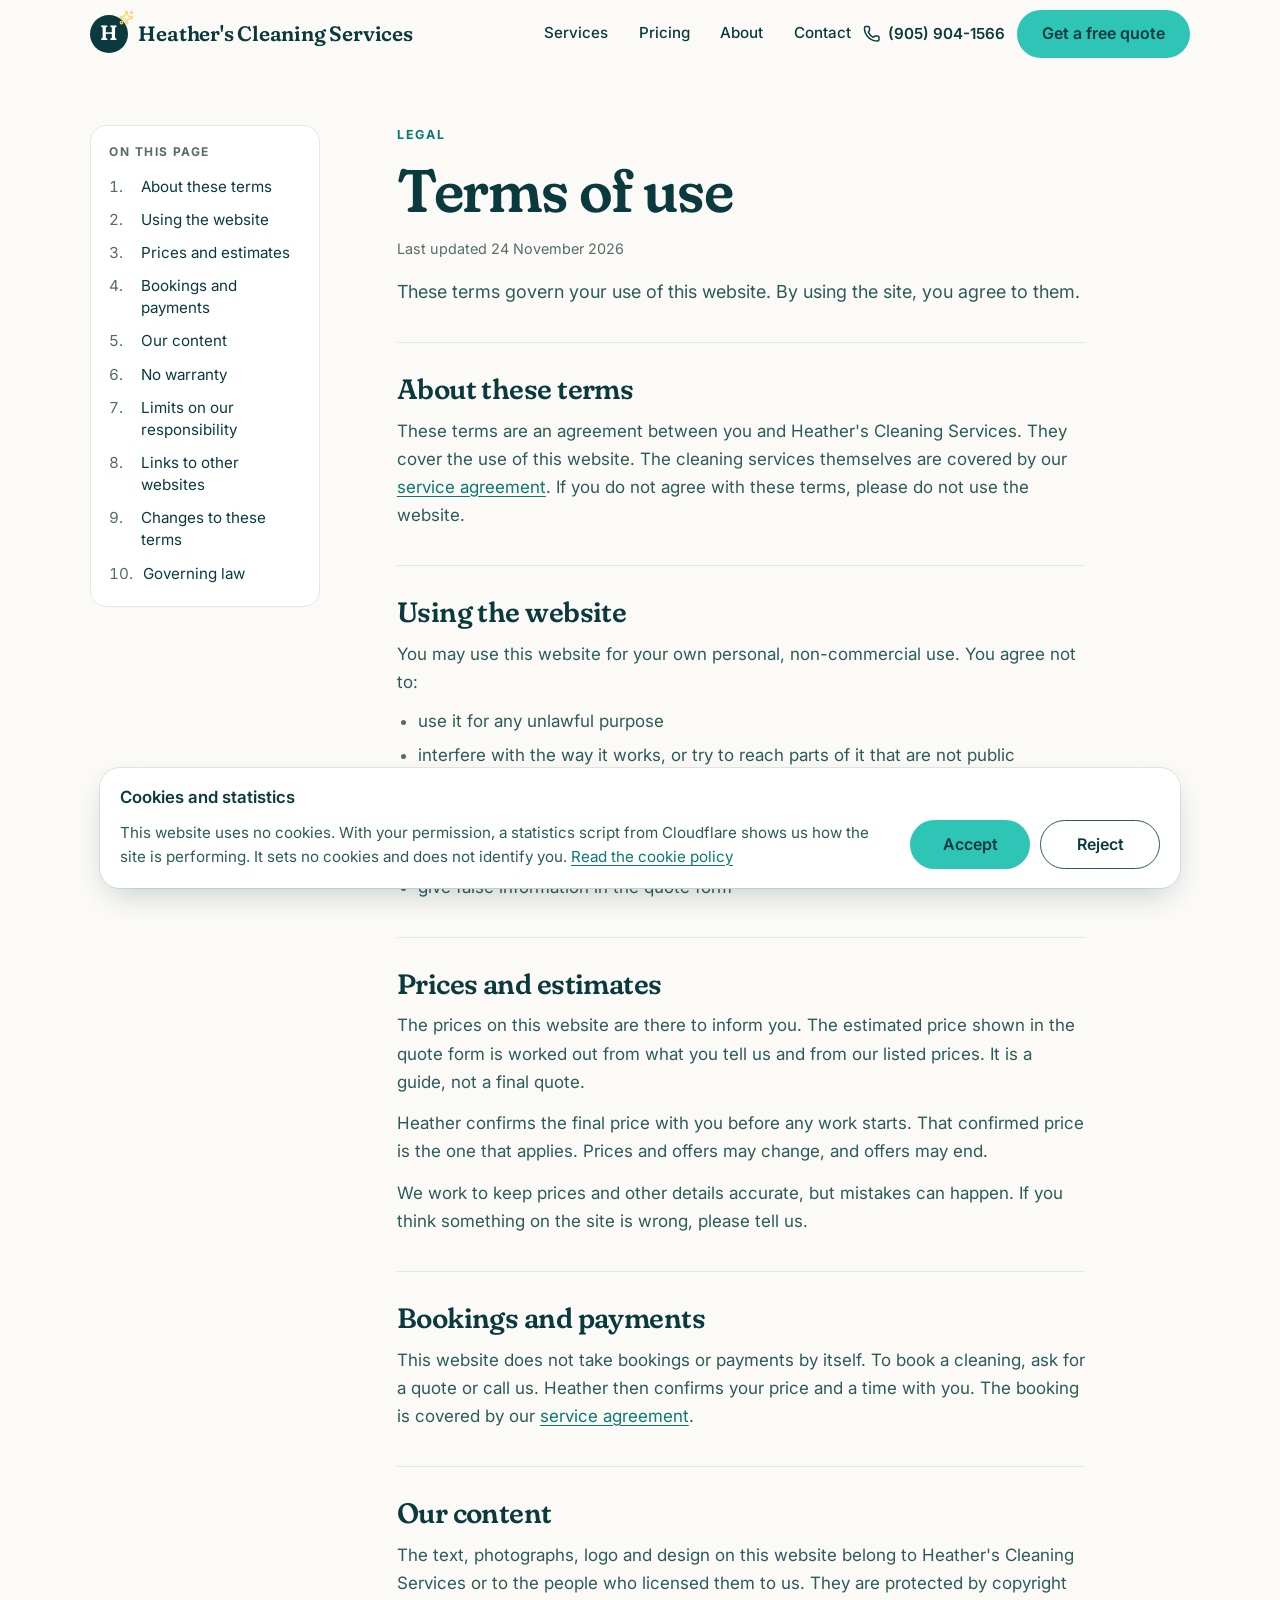
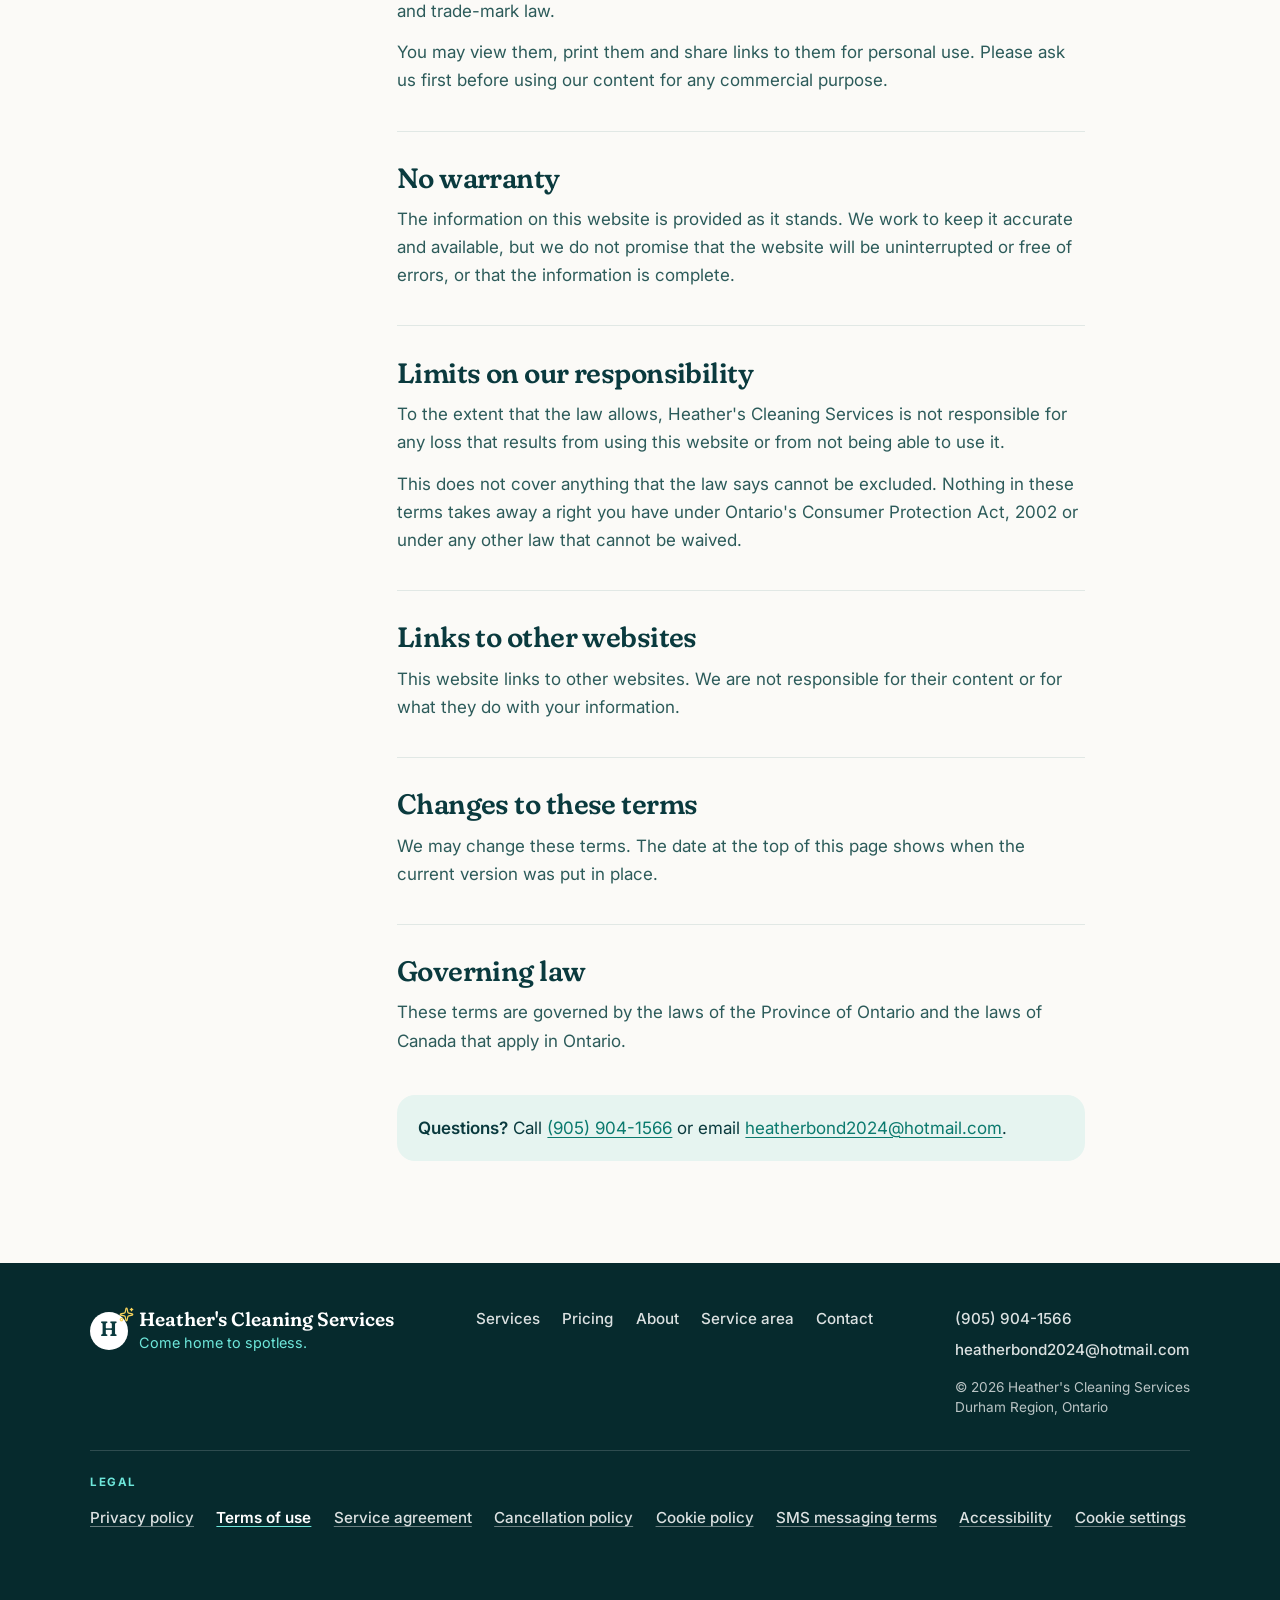
<file: public/terms-of-use.html>
<!DOCTYPE html>
<html lang="en">
<head>
  <meta charset="UTF-8" />
  <meta name="viewport" content="width=device-width, initial-scale=1.0" />

  <title>Terms of use — Heather's Cleaning Services</title>
  <meta name="description" content="The rules for using the Heather's Cleaning Services website: what the prices on the site mean, how bookings are made, who owns the content, and which law applies." />
  <meta name="theme-color" content="#FBFAF7" />

  <link rel="icon" href="data:image/svg+xml,%3Csvg xmlns='http://www.w3.org/2000/svg' viewBox='0 0 64 64'%3E%3Crect width='64' height='64' rx='18' fill='%230A3A3E'/%3E%3Ctext x='28' y='48' font-family='Georgia,serif' font-weight='700' font-size='42' fill='%23fff' text-anchor='middle'%3EH%3C/text%3E%3Cpath d='M51 7c1 5.4 2.9 7.3 8.3 8.3-5.4 1-7.3 2.9-8.3 8.3-1-5.4-2.9-7.3-8.3-8.3 5.4-1 7.3-2.9 8.3-8.3z' fill='%23F9D45C'/%3E%3C/svg%3E" />

  <link rel="canonical" href="https://heatherscleaning.ca/terms-of-use" />

  <meta property="og:type" content="website" />
  <meta property="og:site_name" content="Heather's Cleaning Services" />
  <meta property="og:title" content="Terms of use — Heather's Cleaning Services" />
  <meta property="og:description" content="The rules for using the Heather's Cleaning Services website: what the prices on the site mean, how bookings are made, who owns the content, and which law applies." />
  <meta property="og:url" content="https://heatherscleaning.ca/terms-of-use" />
  <meta name="twitter:card" content="summary" />

  <!-- Fonts are hosted on this site (Fraunces and Inter, SIL Open Font Licence — see /fonts),
       so nothing is fetched from a third party before the page can render. -->
  <link rel="preload" href="fonts/fraunces-latin.woff2" as="font" type="font/woff2" crossorigin />
  <link rel="preload" href="fonts/inter-latin.woff2" as="font" type="font/woff2" crossorigin />
  <link rel="stylesheet" href="styles.css" />
  <link rel="stylesheet" href="pages.css" />
  <!-- Cookie choices and the statistics script. Deferred, so it runs once the page
       has been read. It also removes any statistics script the host may have added
       to the page, before that can run. -->
  <script src="consent.js" defer></script>

  <!-- Progressive enhancement flag: animations only run when JS is available -->
  <script>document.documentElement.classList.add("js");</script>
</head>
<body>

  <a class="skip-link" href="#main">Skip to content</a>

  <!-- ============ COOKIE CHOICES ============
       Shown by consent.js only when a choice is needed. Without JavaScript it stays hidden.
       It is a labelled region, not a dialog: it never takes focus on its own.
       It sits here, near the top of the page, so a keyboard user reaches it after
       one Tab and does not have to cross the whole site. It is drawn at the bottom. -->
  <div class="consent" id="consent" role="region" aria-labelledby="consent-title" aria-describedby="consent-text" hidden>
    <div class="consent-inner">
      <p class="consent-title" id="consent-title">Cookies and statistics</p>
      <p class="consent-text" id="consent-text">This website uses no cookies. With your permission, a statistics script from Cloudflare shows us how the site is performing. It sets no cookies and does not identify you. <a href="/cookie-policy">Read the cookie policy</a></p>
      <div class="consent-actions">
        <button type="button" class="btn btn-primary" data-consent="accept">Accept</button>
        <button type="button" class="btn btn-outline" data-consent="reject">Reject</button>
      </div>
    </div>
  </div>

  <!-- Icon set: Lucide (ISC licence) -->
  <svg xmlns="http://www.w3.org/2000/svg" style="position:absolute;width:0;height:0;overflow:hidden" aria-hidden="true" focusable="false">
    <symbol id="i-phone" viewBox="0 0 24 24" fill="none" stroke="currentColor" stroke-width="2" stroke-linecap="round" stroke-linejoin="round"><path d="M13.832 16.568a1 1 0 0 0 1.213-.303l.355-.465A2 2 0 0 1 17 15h3a2 2 0 0 1 2 2v3a2 2 0 0 1-2 2A18 18 0 0 1 2 4a2 2 0 0 1 2-2h3a2 2 0 0 1 2 2v3a2 2 0 0 1-.8 1.6l-.468.351a1 1 0 0 0-.292 1.233 14 14 0 0 0 6.392 6.384"/></symbol>
    <symbol id="i-mail" viewBox="0 0 24 24" fill="none" stroke="currentColor" stroke-width="2" stroke-linecap="round" stroke-linejoin="round"><path d="m22 7-8.991 5.727a2 2 0 0 1-2.009 0L2 7"/><rect x="2" y="4" width="20" height="16" rx="2"/></symbol>
    <symbol id="i-pin" viewBox="0 0 24 24" fill="none" stroke="currentColor" stroke-width="2" stroke-linecap="round" stroke-linejoin="round"><path d="M20 10c0 4.993-5.539 10.193-7.399 11.799a1 1 0 0 1-1.202 0C9.539 20.193 4 14.993 4 10a8 8 0 0 1 16 0"/><circle cx="12" cy="10" r="3"/></symbol>
    <symbol id="i-clock" viewBox="0 0 24 24" fill="none" stroke="currentColor" stroke-width="2" stroke-linecap="round" stroke-linejoin="round"><circle cx="12" cy="12" r="10"/><path d="M12 6v6l4 2"/></symbol>
    <symbol id="i-check" viewBox="0 0 24 24" fill="none" stroke="currentColor" stroke-width="2.5" stroke-linecap="round" stroke-linejoin="round"><path d="M20 6 9 17l-5-5"/></symbol>
    <symbol id="i-sparkles" viewBox="0 0 24 24" fill="none" stroke="currentColor" stroke-width="2" stroke-linecap="round" stroke-linejoin="round"><path d="M11.017 2.814a1 1 0 0 1 1.966 0l1.051 5.558a2 2 0 0 0 1.594 1.594l5.558 1.051a1 1 0 0 1 0 1.966l-5.558 1.051a2 2 0 0 0-1.594 1.594l-1.051 5.558a1 1 0 0 1-1.966 0l-1.051-5.558a2 2 0 0 0-1.594-1.594l-5.558-1.051a1 1 0 0 1 0-1.966l5.558-1.051a2 2 0 0 0 1.594-1.594z"/><path d="M20 2v4"/><path d="M22 4h-4"/><circle cx="4" cy="20" r="2"/></symbol>
    <symbol id="i-arrow" viewBox="0 0 24 24" fill="none" stroke="currentColor" stroke-width="2" stroke-linecap="round" stroke-linejoin="round"><path d="M5 12h14"/><path d="m12 5 7 7-7 7"/></symbol>
    <symbol id="i-menu" viewBox="0 0 24 24" fill="none" stroke="currentColor" stroke-width="2" stroke-linecap="round" stroke-linejoin="round"><path d="M4 5h16"/><path d="M4 12h16"/><path d="M4 19h16"/></symbol>
    <symbol id="i-x" viewBox="0 0 24 24" fill="none" stroke="currentColor" stroke-width="2" stroke-linecap="round" stroke-linejoin="round"><path d="M18 6 6 18"/><path d="m6 6 12 12"/></symbol>
    <symbol id="i-briefcase" viewBox="0 0 24 24" fill="none" stroke="currentColor" stroke-width="1.75" stroke-linecap="round" stroke-linejoin="round"><path d="M16 20V4a2 2 0 0 0-2-2h-4a2 2 0 0 0-2 2v16"/><rect width="20" height="14" x="2" y="6" rx="2"/></symbol>
    <symbol id="i-users" viewBox="0 0 24 24" fill="none" stroke="currentColor" stroke-width="1.75" stroke-linecap="round" stroke-linejoin="round"><path d="M16 21v-2a4 4 0 0 0-4-4H6a4 4 0 0 0-4 4v2"/><path d="M16 3.128a4 4 0 0 1 0 7.744"/><path d="M22 21v-2a4 4 0 0 0-3-3.87"/><circle cx="9" cy="7" r="4"/></symbol>
    <symbol id="i-paw" viewBox="0 0 24 24" fill="none" stroke="currentColor" stroke-width="1.75" stroke-linecap="round" stroke-linejoin="round"><circle cx="11" cy="4" r="2"/><circle cx="18" cy="8" r="2"/><circle cx="20" cy="16" r="2"/><path d="M9 10a5 5 0 0 1 5 5v3.5a3.5 3.5 0 0 1-6.84 1.045Q6.52 17.48 4.46 16.84A3.5 3.5 0 0 1 5.5 10Z"/></symbol>
    <symbol id="i-chair" viewBox="0 0 24 24" fill="none" stroke="currentColor" stroke-width="1.75" stroke-linecap="round" stroke-linejoin="round"><path d="M19 9V6a2 2 0 0 0-2-2H7a2 2 0 0 0-2 2v3"/><path d="M3 16a2 2 0 0 0 2 2h14a2 2 0 0 0 2-2v-5a2 2 0 0 0-4 0v1.5a.5.5 0 0 1-.5.5h-9a.5.5 0 0 1-.5-.5V11a2 2 0 0 0-4 0z"/><path d="M5 18v2"/><path d="M19 18v2"/></symbol>
    <symbol id="i-key" viewBox="0 0 24 24" fill="none" stroke="currentColor" stroke-width="1.75" stroke-linecap="round" stroke-linejoin="round"><path d="M2.586 17.414A2 2 0 0 0 2 18.828V21a1 1 0 0 0 1 1h3a1 1 0 0 0 1-1v-1a1 1 0 0 1 1-1h1a1 1 0 0 0 1-1v-1a1 1 0 0 1 1-1h.172a2 2 0 0 0 1.414-.586l.814-.814a6.5 6.5 0 1 0-4-4z"/><circle cx="16.5" cy="7.5" r=".5" fill="currentColor"/></symbol>
  </svg>

  <!-- ============ HEADER ============ -->
  <header class="site-header" id="top">
    <div class="container header-inner">
      <a href="/" class="logo">
        <span class="logo-mark" aria-hidden="true">H<svg class="logo-spark" viewBox="0 0 24 24"><use href="#i-sparkles"></use></svg></span>
        <span class="logo-text">Heather's Cleaning Services</span>
      </a>

      <nav class="nav" id="site-nav" aria-label="Primary">
        <a href="/#services">Services</a>
        <a href="/#pricing">Pricing</a>
        <a href="/#about">About</a>
        <a href="/#contact">Contact</a>
        <div class="nav-extra">
          <a href="/#contact" class="btn btn-primary">Get a free quote</a>
          <a href="tel:+19059041566" class="nav-phone"><svg class="icon" aria-hidden="true"><use href="#i-phone"></use></svg>(905) 904-1566</a>
        </div>
      </nav>

      <a href="tel:+19059041566" class="header-phone"><svg class="icon" aria-hidden="true"><use href="#i-phone"></use></svg>(905) 904-1566</a>
      <a href="/#contact" class="btn btn-primary header-cta">Get a free quote</a>

      <button class="nav-toggle" id="nav-toggle" aria-expanded="false" aria-controls="site-nav" aria-label="Open menu">
        <svg class="icon icon-menu" aria-hidden="true"><use href="#i-menu"></use></svg>
        <svg class="icon icon-close" aria-hidden="true"><use href="#i-x"></use></svg>
      </button>
    </div>
  </header>

  <main id="main" class="legal">
    <div class="container legal-layout">

<header class="legal-head">
  <p class="eyebrow">Legal</p>
  <h1>Terms of use</h1>
  <p class="legal-meta">Last updated 24 November 2026</p>
  <p class="legal-lead">These terms govern your use of this website. By using the site, you agree to them.</p>
</header>

      <nav class="legal-toc" aria-labelledby="legal-toc-title">
        <p class="legal-toc-title" id="legal-toc-title">On this page</p>
        <ol>
          <li><a href="#about-these-terms">About these terms</a></li>
          <li><a href="#using-the-website">Using the website</a></li>
          <li><a href="#prices-and-estimates">Prices and estimates</a></li>
          <li><a href="#bookings-and-payments">Bookings and payments</a></li>
          <li><a href="#our-content">Our content</a></li>
          <li><a href="#no-warranty">No warranty</a></li>
          <li><a href="#liability">Limits on our responsibility</a></li>
          <li><a href="#links-to-other-websites">Links to other websites</a></li>
          <li><a href="#changes">Changes to these terms</a></li>
          <li><a href="#governing-law">Governing law</a></li>
        </ol>
      </nav>

      <article class="legal-body">
<section id="about-these-terms">
  <h2>About these terms</h2>
  <p>These terms are an agreement between you and Heather's Cleaning Services. They cover the use of this website. The cleaning services themselves are covered by our <a href="/service-agreement">service agreement</a>. If you do not agree with these terms, please do not use the website.</p>
</section>

<section id="using-the-website">
  <h2>Using the website</h2>
  <p>You may use this website for your own personal, non-commercial use. You agree not to:</p>
  <ul>
    <li>use it for any unlawful purpose</li>
    <li>interfere with the way it works, or try to reach parts of it that are not public</li>
    <li>send repeated or automated requests that overload it, or submit spam through the quote form</li>
    <li>collect its content by automated means</li>
    <li>give false information in the quote form</li>
  </ul>
</section>

<section id="prices-and-estimates">
  <h2>Prices and estimates</h2>
  <p>The prices on this website are there to inform you. The estimated price shown in the quote form is worked out from what you tell us and from our listed prices. It is a guide, not a final quote.</p>
  <p>Heather confirms the final price with you before any work starts. That confirmed price is the one that applies. Prices and offers may change, and offers may end.</p>
  <p>We work to keep prices and other details accurate, but mistakes can happen. If you think something on the site is wrong, please tell us.</p>
</section>

<section id="bookings-and-payments">
  <h2>Bookings and payments</h2>
  <p>This website does not take bookings or payments by itself. To book a cleaning, ask for a quote or call us. Heather then confirms your price and a time with you. The booking is covered by our <a href="/service-agreement">service agreement</a>.</p>
</section>

<section id="our-content">
  <h2>Our content</h2>
  <p>The text, photographs, logo and design on this website belong to Heather's Cleaning Services or to the people who licensed them to us. They are protected by copyright and trade-mark law.</p>
  <p>You may view them, print them and share links to them for personal use. Please ask us first before using our content for any commercial purpose.</p>
</section>

<section id="no-warranty">
  <h2>No warranty</h2>
  <p>The information on this website is provided as it stands. We work to keep it accurate and available, but we do not promise that the website will be uninterrupted or free of errors, or that the information is complete.</p>
</section>

<section id="liability">
  <h2>Limits on our responsibility</h2>
  <p>To the extent that the law allows, Heather's Cleaning Services is not responsible for any loss that results from using this website or from not being able to use it.</p>
  <p>This does not cover anything that the law says cannot be excluded. Nothing in these terms takes away a right you have under Ontario's Consumer Protection Act, 2002 or under any other law that cannot be waived.</p>
</section>

<section id="links-to-other-websites">
  <h2>Links to other websites</h2>
  <p>This website links to other websites. We are not responsible for their content or for what they do with your information.</p>
</section>

<section id="changes">
  <h2>Changes to these terms</h2>
  <p>We may change these terms. The date at the top of this page shows when the current version was put in place.</p>
</section>

<section id="governing-law">
  <h2>Governing law</h2>
  <p>These terms are governed by the laws of the Province of Ontario and the laws of Canada that apply in Ontario.</p>
</section>

<div class="legal-contact">
  <p><strong>Questions?</strong> Call <a href="tel:+19059041566">(905) 904-1566</a> or email <a href="mailto:heatherbond2024@hotmail.com">heatherbond2024@hotmail.com</a>.</p>
</div>
      </article>

    </div>
  </main>

  <!-- ============ FOOTER ============ -->
  <footer class="site-footer">
    <div class="container footer-grid">
      <div class="footer-brand">
        <span class="logo-mark" aria-hidden="true">H<svg class="logo-spark" viewBox="0 0 24 24"><use href="#i-sparkles"></use></svg></span>
        <p><span class="footer-name">Heather's Cleaning Services</span><span class="footer-tag">Come home to spotless.</span></p>
      </div>

      <nav class="footer-nav" aria-label="Footer">
        <a href="/#services">Services</a>
        <a href="/#pricing">Pricing</a>
        <a href="/#about">About</a>
        <a href="/#areas">Service area</a>
        <a href="/#contact">Contact</a>
      </nav>

      <div class="footer-meta">
        <a href="tel:+19059041566">(905) 904-1566</a>
        <a href="mailto:heatherbond2024@hotmail.com">heatherbond2024@hotmail.com</a>
        <p>© 2026 Heather's Cleaning Services<br />Durham Region, Ontario</p>
      </div>

      <div class="footer-legal">
        <p class="footer-legal-title" id="footer-legal-title">Legal</p>
        <nav class="footer-legal-nav" aria-labelledby="footer-legal-title">
          <a href="/privacy-policy">Privacy policy</a>
          <a href="/terms-of-use" aria-current="page">Terms of use</a>
          <a href="/service-agreement">Service agreement</a>
          <a href="/cancellation-policy">Cancellation policy</a>
          <a href="/cookie-policy">Cookie policy</a>
          <a href="/sms-messaging-terms">SMS messaging terms</a>
          <a href="/accessibility">Accessibility</a>
          <button type="button" class="footer-cookie-settings" data-consent-settings>Cookie settings</button>
        </nav>
      </div>
    </div>
  </footer>


  <script type="module" src="script.js"></script>
</body>
</html>
</file>
<file: styles.css>
/* ============================================================
   Heather's Cleaning Services — "Come home to spotless"
   ------------------------------------------------------------
   A bright, sunlit-home look: warm white page, deep teal for
   text and two dark bands, aqua for actions, a warm yellow for
   the one thing we want noticed (15% off).
   Signature moment: the hero photo is squeegeed clean on load.
   All text/background pairs were checked for WCAG AA contrast.
   ============================================================ */

/* ---------- Fonts (self-hosted: Fraunces + Inter, SIL Open Font Licence) ---------- */
@font-face {
  font-family: "Fraunces";
  font-style: normal;
  font-weight: 500 600;
  font-display: swap;
  src: url("fonts/fraunces-latin.woff2") format("woff2");
  unicode-range: U+0000-00FF, U+0131, U+0152-0153, U+02BB-02BC, U+02C6, U+02DA, U+02DC, U+0304, U+0308, U+0329,
    U+2000-206F, U+20AC, U+2122, U+2191, U+2193, U+2212, U+2215, U+FEFF, U+FFFD;
}
@font-face {
  font-family: "Inter";
  font-style: normal;
  font-weight: 400 700;
  font-display: swap;
  src: url("fonts/inter-latin.woff2") format("woff2");
  unicode-range: U+0000-00FF, U+0131, U+0152-0153, U+02BB-02BC, U+02C6, U+02DA, U+02DC, U+0304, U+0308, U+0329,
    U+2000-206F, U+20AC, U+2122, U+2191, U+2193, U+2212, U+2215, U+FEFF, U+FFFD;
}

/* ---------- Tokens ---------- */
:root {
  --porcelain: #FBFAF7;
  --white: #FFFFFF;
  --mint: #E6F4F0;
  --teal-950: #062A2D;
  --teal-900: #0A3A3E;
  --teal-700: #2C5B5A;
  --muted: #556C6B;
  --aqua: #2EC4B6;
  --aqua-hover: #45D3C6;
  --aqua-text: #0B7A6E;
  --aqua-light: #6EE7DB;
  --sun: #F9D45C;
  --line: #E1E8E5;
  --line-strong: #CBD8D4;
  --input-border: #7C9690; /* form fields only: 3.1:1 on white, the WCAG minimum for a control's boundary */

  --font-display: "Fraunces", Georgia, "Times New Roman", serif;
  --font-body: "Inter", system-ui, -apple-system, "Segoe UI", Roboto, sans-serif;

  --container: 1180px;
  --gutter: clamp(1.25rem, 4vw, 2.5rem);

  --shadow-sm: 0 1px 2px rgba(10, 58, 62, 0.05), 0 8px 24px -12px rgba(10, 58, 62, 0.18);
  --shadow-md: 0 24px 48px -24px rgba(10, 58, 62, 0.28);
  --shadow-pop: 0 12px 32px -8px rgba(10, 58, 62, 0.24);

  --ease-out: cubic-bezier(0.22, 1, 0.36, 1);
}

/* ---------- Reset ---------- */
*, *::before, *::after { box-sizing: border-box; }
* { margin: 0; }

html {
  -webkit-text-size-adjust: 100%;
  scroll-behavior: smooth;
  scroll-padding-top: 84px;
}

body {
  font-family: var(--font-body);
  font-size: 1.0625rem;
  line-height: 1.6;
  color: var(--teal-700);
  background: var(--porcelain);
  -webkit-font-smoothing: antialiased;
  text-rendering: optimizeLegibility;
}

img, svg, video { display: block; max-width: 100%; }
img { height: auto; }
input, button, textarea, select { font: inherit; color: inherit; }
button { padding: 0; background: none; border: 0; cursor: pointer; }
a { color: inherit; text-decoration: none; }

/* Every list on this page is custom-styled, so drop the browser's
   bullets AND its 40px default indent. */
ul, ol { padding: 0; list-style: none; }
dl, dd { margin: 0; }

h1, h2, h3 {
  font-family: var(--font-display);
  font-weight: 580;
  line-height: 1.06;
  letter-spacing: -0.02em;
  color: var(--teal-900);
  font-optical-sizing: auto;
}

::selection { background: var(--sun); color: var(--teal-900); }

:focus-visible {
  outline: 3px solid var(--teal-900);
  outline-offset: 3px;
}
.section-dark :focus-visible,
.site-footer :focus-visible { outline-color: var(--aqua-light); }

/* ---------- Utilities ---------- */
.container {
  width: 100%;
  max-width: var(--container);
  margin-inline: auto;
  padding-inline: var(--gutter);
}

.section { padding-block: clamp(3.25rem, 8vw, 6.5rem); }
.section-mint { background: var(--mint); }
.section-white { background: var(--white); border-block: 1px solid var(--line); }
.section-dark { background: var(--teal-900); color: rgba(255, 255, 255, 0.82); }

.icon { width: 1.15em; height: 1.15em; flex: none; }

.sr-only {
  position: absolute;
  width: 1px; height: 1px;
  padding: 0; margin: -1px;
  overflow: hidden;
  clip: rect(0 0 0 0);
  white-space: nowrap;
  border: 0;
}

.skip-link {
  position: absolute;
  left: 1rem;
  top: -100px;
  z-index: 200;
  padding: 0.75rem 1.1rem;
  background: var(--teal-900);
  color: #fff;
  font-weight: 600;
  border-radius: 0 0 12px 12px;
}
.skip-link:focus { top: 0; }

/* ---------- Scroll reveal (only when JS is available) ---------- */
.js .rv {
  opacity: 0;
  translate: 0 16px;
  transition: opacity 0.55s var(--ease-out), translate 0.55s var(--ease-out);
  transition-delay: var(--d, 0ms);
}
.js .rv.is-in { opacity: 1; translate: 0 0; }

/* ---------- Headings & section heads ---------- */
.eyebrow {
  display: flex;
  align-items: center;
  gap: 0.5rem;
  margin-bottom: 0.9rem;
  font-size: 0.78rem;
  font-weight: 700;
  letter-spacing: 0.14em;
  text-transform: uppercase;
  color: var(--aqua-text);
}
.eyebrow .icon { width: 1.05rem; height: 1.05rem; color: var(--aqua); }
.eyebrow-light { color: var(--aqua-light); }
.eyebrow-light .icon { color: var(--aqua-light); }

.section-head { max-width: 42rem; margin-bottom: clamp(2rem, 4.5vw, 3rem); }
.section-head h2 { font-size: clamp(2rem, 1.25rem + 2.6vw, 3.5rem); }
.section-lead {
  margin-top: 1rem;
  font-size: 1.125rem;
  line-height: 1.55;
  max-width: 36em;
}

/* ---------- Buttons ---------- */
.btn {
  display: inline-flex;
  align-items: center;
  justify-content: center;
  gap: 0.55rem;
  padding: 0.85rem 1.5rem;
  border: 1.5px solid transparent;
  border-radius: 999px;
  font-size: 1rem;
  font-weight: 600;
  line-height: 1.2;
  text-align: center;
  white-space: nowrap;
  transition: background-color 0.2s ease, border-color 0.2s ease, color 0.2s ease,
              transform 0.2s var(--ease-out), box-shadow 0.2s ease;
}
.btn-primary { background: var(--aqua); color: var(--teal-900); }
.btn-outline { border-color: var(--line-strong); background: #fff; color: var(--teal-900); }
.btn-dark { background: var(--teal-900); color: #fff; }
.btn-lg { padding: 1.05rem 1.8rem; font-size: 1.05rem; }
.btn-block { width: 100%; }

@media (hover: hover) {
  .btn-primary:hover { background: var(--aqua-hover); transform: translateY(-1px); box-shadow: 0 10px 22px -10px rgba(10, 58, 62, 0.45); }
  .btn-outline:hover { border-color: var(--teal-900); transform: translateY(-1px); }
  .btn-dark:hover { background: var(--teal-950); transform: translateY(-1px); }
}
.btn:active { transform: translateY(0) scale(0.99); }
.btn:disabled { opacity: 0.65; cursor: progress; transform: none; }

/* ============================================================
   HEADER
   ============================================================ */
.site-header {
  position: sticky;
  top: 0;
  z-index: 100;
  background: rgba(251, 250, 247, 0.9);
  -webkit-backdrop-filter: blur(14px) saturate(1.5);
  backdrop-filter: blur(14px) saturate(1.5);
  border-bottom: 1px solid transparent;
  transition: border-color 0.25s ease;
}
.site-header.is-scrolled { border-color: var(--line); }
.header-inner { display: flex; align-items: center; gap: 0.75rem; height: 68px; }

.logo { display: inline-flex; align-items: center; gap: 0.65rem; min-width: 0; color: var(--teal-900); }
.logo-mark {
  position: relative;
  display: grid;
  place-items: center;
  width: 38px;
  height: 38px;
  flex: none;
  border-radius: 50%;
  background: var(--teal-900);
  color: #fff;
  font-family: var(--font-display);
  font-size: 1.3rem;
  font-weight: 600;
  line-height: 1;
  padding-bottom: 0.1em;
}
.logo-spark {
  position: absolute;
  top: -5px;
  right: -6px;
  width: 15px;
  height: 15px;
  color: var(--sun);
}
.logo-spark use { stroke-width: 2.6; }
.logo-text {
  min-width: 0;
  overflow: hidden;
  text-overflow: ellipsis;
  font-family: var(--font-display);
  font-size: 1.12rem;
  font-weight: 600;
  letter-spacing: -0.01em;
  white-space: nowrap;
}
@media (max-width: 400px) {
  .logo { gap: 0.55rem; }
  .logo-mark { width: 34px; height: 34px; font-size: 1.15rem; }
  .logo-text { font-size: 1rem; }
}

/* Mobile: the nav is a dropdown card under the header */
.nav {
  position: fixed;
  top: 76px;
  left: 12px;
  right: 12px;
  display: block;
  max-height: calc(100vh - 96px);
  overflow-y: auto;
  padding: 0.6rem;
  background: #fff;
  border: 1px solid var(--line);
  border-radius: 20px;
  box-shadow: var(--shadow-pop);
  opacity: 0;
  visibility: hidden;
  translate: 0 -10px;
  transition: opacity 0.2s ease, translate 0.25s var(--ease-out), visibility 0s linear 0.25s;
}
.site-header.is-open .nav {
  opacity: 1;
  visibility: visible;
  translate: 0 0;
  transition-delay: 0s;
}
.nav > a {
  display: block;
  padding: 0.8rem 1rem;
  border-radius: 12px;
  font-size: 1.1rem;
  font-weight: 500;
  color: var(--teal-900);
}
.nav-extra {
  display: grid;
  gap: 0.4rem;
  margin-top: 0.5rem;
  padding: 0.9rem 0.35rem 0.35rem;
  border-top: 1px solid var(--line);
}
.nav-phone {
  display: inline-flex;
  align-items: center;
  justify-content: center;
  gap: 0.5rem;
  padding: 0.5rem;
  font-weight: 600;
  color: var(--teal-900);
}
.header-phone, .header-cta { display: none; }

.nav-toggle {
  display: grid;
  place-items: center;
  width: 44px;
  height: 44px;
  margin-left: auto;
  border-radius: 50%;
  color: var(--teal-900);
}
.nav-toggle .icon { width: 26px; height: 26px; }
.nav-toggle .icon-close { display: none; }
.nav-toggle[aria-expanded="true"] .icon-menu { display: none; }
.nav-toggle[aria-expanded="true"] .icon-close { display: block; }

@media (min-width: 1000px) {
  .logo-text { font-size: 1.3rem; }
  .nav {
    position: static;
    display: flex;
    align-items: center;
    gap: 1.4rem;
    max-height: none;
    overflow: visible;
    padding: 0;
    background: none;
    border: 0;
    border-radius: 0;
    box-shadow: none;
    opacity: 1;
    visibility: visible;
    translate: none;
    margin-left: auto;
  }
  .nav > a {
    padding: 0.35rem 0;
    border-bottom: 2px solid transparent;
    border-radius: 0;
    font-size: 0.95rem;
    white-space: nowrap;
    transition: color 0.2s ease, border-color 0.2s ease;
  }
  .nav-extra, .nav-toggle { display: none; }
  .header-cta { display: inline-flex; }
}
@media (min-width: 1240px) {
  .nav { gap: 1.9rem; }
  .header-phone {
    display: inline-flex;
    align-items: center;
    gap: 0.5rem;
    font-size: 0.95rem;
    font-weight: 600;
    white-space: nowrap;
    color: var(--teal-900);
  }
}
@media (hover: hover) {
  .nav > a:hover { color: var(--teal-900); }
  .nav > a:hover { background: var(--porcelain); }
  .header-phone:hover { color: var(--aqua-text); }
}
@media (min-width: 1000px) and (hover: hover) {
  .nav > a:hover { background: none; border-bottom-color: var(--aqua); }
}

/* ============================================================
   HERO
   ============================================================ */
.hero {
  padding-block: clamp(0.75rem, 2vw, 1.5rem) clamp(2.25rem, 5vw, 4.5rem);
  overflow: clip;
}
.hero-grid { display: grid; gap: 2.75rem; }
.hero-media { position: relative; width: 100%; }

/* --- The squeegee reveal --- */
.wipe {
  position: relative;
  isolation: isolate;
  aspect-ratio: 4 / 3;
  overflow: hidden;
  border-radius: 28px;
  background: var(--mint);
  box-shadow: var(--shadow-md);
}
.wipe picture, .wipe img { position: absolute; inset: 0; width: 100%; height: 100%; }
.wipe img { object-fit: cover; }

.js .wipe-base { opacity: 0; }
.wipe.is-ready .wipe-base { opacity: 1; }

.wipe-haze {
  position: absolute;
  inset: -3%;
  display: none;
  background-position: center;
  background-size: cover;
  filter: blur(9px) saturate(0.45) brightness(1.12) contrast(0.78);
  pointer-events: none;
}
.wipe-blade {
  position: absolute;
  top: -6%;
  bottom: -6%;
  left: -12%;
  width: 10%;
  display: none;
  transform: skewX(-4deg);
  background: linear-gradient(90deg,
    rgba(255, 255, 255, 0) 0%,
    rgba(255, 255, 255, 0) 42%,
    rgba(255, 255, 255, 0.85) 58%,
    rgba(255, 255, 255, 0) 100%);
  opacity: 0;
  pointer-events: none;
}
.js .wipe-haze, .js .wipe-blade { display: block; }
.js .wipe.is-ready .wipe-haze { animation: wipe-away 1.7s cubic-bezier(0.7, 0, 0.2, 1) 0.5s both; }
.js .wipe.is-ready .wipe-blade { animation: blade-run 1.7s cubic-bezier(0.7, 0, 0.2, 1) 0.5s both; }

@keyframes wipe-away {
  from { clip-path: polygon(-8% 0, 100% 0, 100% 100%, 0 100%); }
  to   { clip-path: polygon(100% 0, 100% 0, 100% 100%, 108% 100%); }
}
@keyframes blade-run {
  0%   { left: -12%; opacity: 0; }
  7%   { opacity: 1; }
  93%  { opacity: 1; }
  100% { left: 102%; opacity: 0; }
}

.hero-chip { position: absolute; margin: 0; color: var(--teal-700); }
.hero-chip--price {
  top: 14px;
  right: 14px;
  padding: 0.55rem 1rem;
  border-radius: 999px;
  background: rgba(255, 255, 255, 0.95);
  box-shadow: var(--shadow-sm);
  font-size: 0.9rem;
  font-weight: 500;
}
.hero-chip--price strong { color: var(--teal-900); font-weight: 700; }
.hero-chip--heather {
  left: 14px;
  bottom: -26px;
  display: flex;
  align-items: center;
  gap: 0.7rem;
  padding: 0.45rem 1.1rem 0.45rem 0.45rem;
  border-radius: 999px;
  background: #fff;
  box-shadow: var(--shadow-pop);
}
.hero-chip--heather img { width: 56px; height: 56px; border-radius: 50%; object-fit: cover; }
.hero-chip--heather strong {
  display: block;
  font-family: var(--font-display);
  font-size: 1.15rem;
  font-weight: 600;
  line-height: 1.2;
  color: var(--teal-900);
}
.hero-chip--heather span { display: block; font-size: 0.8rem; line-height: 1.2; color: var(--muted); }

.hero-copy { max-width: 40rem; }
.hero-title {
  margin-top: 0.25rem;
  font-size: clamp(2.6rem, 0.4rem + 9vw, 5.4rem);
  line-height: 1.02;
}
.hl {
  display: inline-block;
  margin-left: -0.04em;
  padding: 0 0.13em 0.02em;
  border-radius: 0.14em 0.14em 0.14em 0.05em;
  background: var(--sun);
  color: var(--teal-900);
  transform: rotate(-1.5deg);
}
.hero-sub {
  margin-top: 1.25rem;
  font-size: clamp(1.05rem, 0.95rem + 0.45vw, 1.3rem);
  line-height: 1.5;
  max-width: 33em;
}
.hero-actions { display: grid; gap: 0.65rem; margin-top: 1.75rem; }
.hero-facts {
  display: grid;
  grid-template-columns: repeat(3, 1fr);
  gap: 0.75rem;
  margin-top: 2rem;
  padding-top: 1.5rem;
  border-top: 1px solid var(--line-strong);
}
.hero-facts li + li { padding-left: 0.85rem; border-left: 1px solid var(--line-strong); }
.hero-facts strong {
  display: block;
  font-family: var(--font-display);
  font-size: clamp(1.2rem, 0.9rem + 1.2vw, 1.5rem);
  font-weight: 600;
  line-height: 1.2;
  color: var(--teal-900);
}
.hero-facts span { display: block; margin-top: 0.2rem; font-size: 0.8rem; line-height: 1.35; color: var(--muted); }

@media (min-width: 481px) {
  .hero-actions { display: flex; flex-wrap: wrap; }
}
@media (min-width: 641px) and (max-width: 879px) {
  .hero-media { max-width: 620px; margin-inline: auto; }
  .hero-copy { margin-inline: auto; text-align: center; }
  .hero-copy .eyebrow, .hero-actions { justify-content: center; }
  .hero-facts { text-align: left; }
}
@media (min-width: 880px) {
  .hero { padding-block: clamp(1.25rem, 3vw, 2.5rem) clamp(3rem, 6vw, 5.5rem); }
  .hero-grid {
    grid-template-columns: 1.04fr 0.96fr;
    align-items: center;
    gap: clamp(2.5rem, 5vw, 5rem);
  }
  .hero-media { order: 2; }
  .hero-copy { order: 1; }
  .hero-title { font-size: clamp(2.75rem, 1rem + 3.2vw, 5.4rem); }
  .wipe { aspect-ratio: 4 / 5; border-radius: 32px; }
  .hero-chip--price { top: 20px; right: 20px; padding: 0.65rem 1.2rem; font-size: 1rem; }
  .hero-chip--heather { left: -26px; bottom: 30px; padding: 0.55rem 1.35rem 0.55rem 0.55rem; }
  .hero-chip--heather img { width: 64px; height: 64px; }
}

/* ============================================================
   SERVICE AREA STRIP
   ============================================================ */
.areas { background: var(--white); border-block: 1px solid var(--line); }
.areas-inner {
  display: flex;
  flex-wrap: wrap;
  align-items: center;
  gap: 0.75rem 1.25rem;
  padding-block: 0.9rem;
}
.areas-title {
  display: inline-flex;
  align-items: center;
  gap: 0.5rem;
  font-family: var(--font-display);
  font-size: 1.15rem;
  font-weight: 600;
  color: var(--teal-900);
  white-space: nowrap;
}
.areas-title .icon { color: var(--aqua-text); }
.areas-list { display: flex; flex-wrap: wrap; gap: 0.45rem; }
.areas-list li {
  padding: 0.28rem 0.75rem;
  border: 1px solid var(--line-strong);
  border-radius: 999px;
  background: var(--porcelain);
  font-size: 0.82rem;
  font-weight: 500;
  color: var(--teal-700);
}

/* ============================================================
   SERVICES
   ============================================================ */
.services-grid { display: grid; gap: 1.25rem; }
.service-card {
  display: flex;
  flex-direction: column;
  overflow: hidden;
  background: #fff;
  border: 1px solid var(--line);
  border-radius: 24px;
  transition: transform 0.3s var(--ease-out), box-shadow 0.3s ease, border-color 0.3s ease;
}
.service-media { aspect-ratio: 16 / 10; overflow: hidden; background: var(--mint); }
.service-media img {
  width: 100%;
  height: 100%;
  object-fit: cover;
  transition: transform 0.7s var(--ease-out);
}
.service-body { display: flex; flex: 1; flex-direction: column; gap: 0.45rem; padding: 1.2rem 1.25rem 1.3rem; }
.service-body h3 { font-size: 1.55rem; }
.service-price {
  display: flex;
  flex-wrap: wrap;
  align-items: baseline;
  gap: 0.3rem 0.5rem;
  margin-top: auto;
  padding-top: 1.1rem;
  border-top: 1px dashed var(--line-strong);
}
.service-price strong {
  font-family: var(--font-display);
  font-size: 1.5rem;
  font-weight: 600;
  line-height: 1.1;
  color: var(--teal-900);
}
.service-price span { font-size: 0.88rem; color: var(--muted); }

@media (min-width: 641px) {
  .services-grid { grid-template-columns: repeat(3, 1fr); gap: 1.5rem; }
  .service-media { aspect-ratio: 4 / 3; }
  .service-body { gap: 0.5rem; padding: 1.4rem 1.4rem 1.5rem; }
  .service-body h3 { font-size: 1.6rem; }
}
@media (hover: hover) {
  .service-card:hover { transform: translateY(-4px); box-shadow: var(--shadow-md); border-color: var(--line-strong); }
  .service-card:hover .service-media img { transform: scale(1.05); }
}

/* ============================================================
   WHAT'S INCLUDED — the checklist
   ============================================================ */
.included-grid { display: grid; gap: 2.5rem; align-items: center; }
.included-copy h2 { font-size: clamp(2rem, 1.25rem + 2.6vw, 3.25rem); }
.included-copy p { margin-top: 1rem; }
.included-lead { display: none; }
.included-copy a {
  color: var(--aqua-text);
  font-weight: 600;
  text-decoration: underline;
  text-decoration-color: var(--aqua);
  text-decoration-thickness: 2px;
  text-underline-offset: 3px;
}

.checklist {
  overflow: hidden;
  background: #fff;
  border: 1px solid var(--line);
  border-radius: 24px;
  box-shadow: var(--shadow-md);
}
.checklist-head {
  display: flex;
  align-items: center;
  gap: 0.6rem;
  padding: 1rem 1.5rem;
  background: var(--teal-900);
  color: #fff;
  font-size: 1rem;
  font-weight: 600;
}
.checklist-head .icon { color: var(--aqua-light); }
.checklist-groups { display: grid; gap: 1.5rem; padding: 1.5rem; }
.check-group h3 {
  margin-bottom: 0.85rem;
  font-family: var(--font-body);
  font-size: 0.74rem;
  font-weight: 700;
  letter-spacing: 0.14em;
  text-transform: uppercase;
  color: var(--muted);
}
.check-group li {
  display: flex;
  align-items: flex-start;
  gap: 0.6rem;
  padding: 0.3rem 0;
  font-size: 0.95rem;
  line-height: 1.4;
}
.tick {
  display: grid;
  place-items: center;
  width: 22px;
  height: 22px;
  flex: none;
  margin-top: 0.04rem;
  border-radius: 50%;
  background: var(--mint);
  color: var(--teal-900);
}
.tick .icon { width: 13px; height: 13px; }
.js .tick {
  scale: 0.3;
  opacity: 0;
  transition: scale 0.4s cubic-bezier(0.34, 1.56, 0.64, 1), opacity 0.3s ease;
  transition-delay: calc(var(--i, 0) * 45ms);
}
.js .checklist.is-in .tick { scale: 1; opacity: 1; }

@media (min-width: 641px) {
  .included-lead { display: block; }
  .checklist-groups { grid-template-columns: repeat(3, 1fr); }
}
@media (min-width: 981px) {
  .included-grid { grid-template-columns: 0.72fr 1.28fr; gap: clamp(2.5rem, 5vw, 5rem); }
}

/* ============================================================
   PRICING
   ============================================================ */
.pricing-grid { display: grid; gap: 1.25rem; }
.price-panel {
  padding: clamp(1.4rem, 3.5vw, 2.5rem);
  background: #fff;
  border: 1px solid var(--line);
  border-radius: 28px;
  box-shadow: var(--shadow-sm);
}
.price-panel-title { font-size: 1.8rem; }

.size-picker {
  display: grid;
  grid-template-columns: repeat(4, 1fr);
  gap: 0.3rem;
  margin-top: 1.4rem;
  padding: 0.3rem;
  background: var(--porcelain);
  border: 1px solid var(--line);
  border-radius: 18px;
}
.size-btn {
  padding: 0.7rem 0.3rem;
  border-radius: 13px;
  font-size: 0.86rem;
  font-weight: 600;
  color: var(--teal-700);
  transition: background-color 0.2s ease, color 0.2s ease;
}
.size-btn.is-active { background: var(--teal-900); color: #fff; }

.price-display { display: grid; grid-template-columns: 1fr 1fr; gap: 0.7rem; margin-top: 1.2rem; }
.price-cell {
  display: flex;
  flex-direction: column;
  align-items: center;
  padding: 1.4rem 0.5rem 1.3rem;
  border-radius: 20px;
  background: var(--porcelain);
  text-align: center;
}
.price-cell--bi { background: var(--mint); }
.price {
  font-family: var(--font-display);
  font-size: clamp(2.6rem, 12vw, 4.6rem);
  font-weight: 600;
  line-height: 1;
  letter-spacing: -0.03em;
  color: var(--teal-900);
  font-variant-numeric: tabular-nums;
}
.price-cur { font-size: 0.55em; vertical-align: 0.5em; margin-right: 0.02em; }
.price-label { margin-top: 0.7rem; font-size: 0.86rem; font-weight: 500; color: var(--muted); }
.price-note { margin-top: 1rem; text-align: center; font-size: 0.88rem; color: var(--muted); }
.price-panel .btn { margin-top: 1rem; }

.quote-cards { display: grid; gap: 1rem; }
.quote-card {
  display: flex;
  flex-direction: column;
  padding: 1.2rem 1.3rem 1.2rem;
  background: #fff;
  border: 1px solid var(--line);
  border-radius: 24px;
}
/* Phones: title and price share a row, the blurb is dropped to keep the page short */
.quote-card-top { display: flex; flex-wrap: wrap; align-items: baseline; justify-content: space-between; gap: 0.2rem 1rem; }
.quote-desc { display: none; }
.quote-card h3 { font-size: 1.4rem; }
.quote-big {
  font-family: var(--font-display);
  font-size: clamp(1.7rem, 6vw, 2.8rem);
  font-weight: 600;
  line-height: 1.1;
  letter-spacing: -0.02em;
  color: var(--teal-900);
  white-space: nowrap;
}
.quote-card .link-arrow { padding-top: 0.75rem; }

@media (min-width: 641px) {
  .quote-card { padding: clamp(1.4rem, 3vw, 2rem); }
  .quote-card-top { display: block; }
  .quote-big { margin-top: 0.5rem; font-size: clamp(2rem, 7vw, 2.8rem); }
  .quote-desc { display: block; margin-top: 0.6rem; font-size: 0.97rem; }
  .quote-card .link-arrow { padding-top: 1rem; }
}
.link-arrow {
  display: inline-flex;
  align-items: center;
  gap: 0.4rem;
  margin-top: auto;
  padding-top: 1rem;
  font-size: 0.95rem;
  font-weight: 600;
  color: var(--aqua-text);
}
.link-arrow .icon { transition: translate 0.25s var(--ease-out); }
.link-arrow:hover .icon { translate: 4px 0; }

.offer-band {
  display: grid;
  grid-template-columns: auto 1fr;
  align-items: center;
  gap: 1rem 1.25rem;
  margin-top: 1.25rem;
  padding: clamp(1.5rem, 4vw, 2.5rem) clamp(1.5rem, 4vw, 2.75rem);
  border-radius: 28px;
  background: var(--sun);
  color: var(--teal-900);
}
.offer-band .btn { grid-column: 1 / -1; }
.offer-num {
  font-family: var(--font-display);
  font-size: clamp(4.25rem, 20vw, 7.5rem);
  font-weight: 600;
  line-height: 0.9;
  letter-spacing: -0.05em;
}
.offer-num span { font-size: 0.45em; letter-spacing: 0; }
.offer-copy h3 { font-size: clamp(1.5rem, 5vw, 2rem); }
.offer-copy p { margin-top: 0.3rem; font-size: 1rem; color: var(--teal-700); }

@media (max-width: 479px) {
  .size-picker { grid-template-columns: repeat(2, 1fr); }
}
@media (min-width: 761px) {
  .offer-band {
    grid-template-columns: auto 1fr auto;
    gap: clamp(1.25rem, 3vw, 2.25rem);
  }
  .offer-band .btn { grid-column: auto; }
}
@media (min-width: 861px) {
  .pricing-grid { grid-template-columns: 1.3fr 1fr; align-items: stretch; }
  .quote-cards { grid-template-rows: 1fr 1fr; }
}
@media (hover: hover) {
  .size-btn:not(.is-active):hover { background: #fff; }
  .link-arrow:hover { text-decoration: underline; text-underline-offset: 4px; }
}

/* ============================================================
   WHO IT'S FOR
   ============================================================ */
.fit-grid { display: grid; gap: 0.7rem; }
.fit-item {
  padding: 1rem;
  background: var(--porcelain);
  border: 1px solid var(--line);
  border-radius: 20px;
}
.fit-icon {
  display: grid;
  place-items: center;
  width: 40px;
  height: 40px;
  border-radius: 12px;
  background: var(--mint);
  color: var(--teal-900);
}
.fit-icon .icon { width: 21px; height: 21px; }
.fit-item h3 { margin-top: 0.7rem; font-size: 1.08rem; line-height: 1.2; }
/* Phones show icon + name only, to keep the page short; the blurb returns on larger screens */
.fit-item p { display: none; margin-top: 0.35rem; font-size: 0.92rem; line-height: 1.5; }

.fit-item--cta { background: var(--teal-900); border-color: var(--teal-900); color: rgba(255, 255, 255, 0.82); }
.fit-item--cta .fit-icon { background: rgba(255, 255, 255, 0.12); color: var(--aqua-light); }
.fit-item--cta h3 { color: #fff; }
.fit-item--cta p { display: block; font-size: 0.9rem; }
.fit-item--cta .link-arrow { padding-top: 0.5rem; font-size: 0.9rem; color: var(--aqua-light); }

@media (min-width: 340px) {
  .fit-grid { grid-template-columns: repeat(2, 1fr); }
}
/* Phones: the "not sure" card gets its own full-width row */
.fit-item--cta { grid-column: 1 / -1; }
@media (min-width: 640px) {
  .fit-item--cta { grid-column: auto; }
  .fit-grid { grid-template-columns: repeat(3, 1fr); gap: 1.25rem; }
  .fit-item { padding: 1.5rem; border-radius: 22px; }
  .fit-icon { width: 46px; height: 46px; border-radius: 14px; }
  .fit-icon .icon { width: 23px; height: 23px; }
  .fit-item h3 { margin-top: 0.9rem; font-size: 1.4rem; line-height: 1.15; }
  .fit-item p { display: block; font-size: 0.97rem; }
  .fit-item--cta p { font-size: 0.97rem; }
  .fit-item--cta .link-arrow { padding-top: 1rem; font-size: 0.95rem; }
}

/* ============================================================
   ABOUT
   ============================================================ */
.about-grid { display: grid; gap: 3rem; align-items: center; }
.about-media { position: relative; isolation: isolate; width: min(100%, 420px); margin-inline: auto; }
.about-media::before {
  content: "";
  position: absolute;
  /* Overhang is capped so the block never pokes past the screen edge on phones */
  inset: 12% max(-7%, -16px) max(-7%, -16px) 12%;
  z-index: -1;
  border-radius: 32px;
  background: var(--mint);
}
.about-media > img {
  width: 100%;
  aspect-ratio: 4 / 3;
  object-fit: cover;
  object-position: 50% 16%;
  border-radius: 28px;
  box-shadow: var(--shadow-md);
}
.about-badge {
  position: absolute;
  left: -10px;
  bottom: 22px;
  display: flex;
  align-items: center;
  gap: 0.6rem;
  padding: 0.4rem 1rem 0.4rem 0.4rem;
  border-radius: 999px;
  background: #fff;
  box-shadow: var(--shadow-pop);
}
.about-badge img { width: 44px; height: 44px; border-radius: 50%; object-fit: cover; }
.about-badge strong {
  display: block;
  font-family: var(--font-display);
  font-size: 1.05rem;
  font-weight: 600;
  line-height: 1.25;
  color: var(--teal-900);
}
.about-badge span { display: block; font-size: 0.85rem; line-height: 1.25; color: var(--muted); }

.about-copy h2 { font-size: clamp(2rem, 1.25rem + 2.6vw, 3.25rem); }
.about-copy > p { margin-top: 1rem; max-width: 34em; }

.stats {
  display: grid;
  grid-template-columns: repeat(3, 1fr);
  gap: 0.75rem 1rem;
  margin-top: 1.75rem;
  padding-top: 1.5rem;
  border-top: 1px solid var(--line-strong);
}
.stats dt {
  font-size: 0.72rem;
  font-weight: 600;
  line-height: 1.35;
  letter-spacing: 0.06em;
  text-transform: uppercase;
  color: var(--muted);
}
.stats dd {
  margin-top: 0.3rem;
  font-family: var(--font-display);
  font-size: 1.2rem;
  font-weight: 600;
  line-height: 1.15;
  color: var(--teal-900);
}

@media (min-width: 641px) {
  .about-media > img { aspect-ratio: 4 / 5; object-position: 50% 50%; }
  .stats { gap: 1.25rem; }
  .stats dt { font-size: 0.78rem; }
  .stats dd { font-size: 1.4rem; white-space: nowrap; }
}
@media (min-width: 861px) {
  .about-grid { grid-template-columns: 0.92fr 1.08fr; gap: clamp(2.5rem, 6vw, 6rem); }
  .about-media { margin-inline: 0; }
  .about-media::before { inset: 12% -7% -7% 12%; }
}

/* ============================================================
   GET A QUOTE
   ============================================================ */
.quote-grid { display: grid; gap: 2.5rem; align-items: start; }
.quote-copy h2 { color: #fff; font-size: clamp(2.1rem, 1.3rem + 2.8vw, 3.5rem); }

.steps { display: grid; gap: 1rem; margin-top: 1.5rem; }
.steps li { display: flex; gap: 0.85rem; }
.step-num {
  display: grid;
  place-items: center;
  width: 40px;
  height: 40px;
  flex: none;
  border: 1px solid rgba(255, 255, 255, 0.22);
  border-radius: 50%;
  background: rgba(255, 255, 255, 0.1);
  color: #fff;
  font-family: var(--font-display);
  font-size: 1.15rem;
  font-weight: 600;
}
.steps strong { display: block; color: #fff; font-size: 1.05rem; font-weight: 600; line-height: 1.5rem; }
.steps p { margin-top: 0.15rem; font-size: 0.97rem; color: rgba(255, 255, 255, 0.78); }

.quote-contact {
  display: grid;
  gap: 0.6rem;
  margin-top: 1.5rem;
  padding-top: 1.5rem;
  border-top: 1px solid rgba(255, 255, 255, 0.16);
}
.contact-big {
  display: inline-flex;
  align-items: center;
  gap: 0.65rem;
  width: fit-content;
  color: #fff;
  font-size: clamp(1.08rem, 4vw, 1.3rem);
  font-weight: 600;
  overflow-wrap: anywhere;
}
.contact-big .icon, .contact-hours .icon { color: var(--aqua-light); }
.contact-hours {
  display: flex;
  align-items: center;
  gap: 0.5rem;
  margin-top: 0.3rem;
  font-size: 0.95rem;
  color: rgba(255, 255, 255, 0.78);
}
@media (hover: hover) {
  .contact-big:hover { color: var(--aqua-light); }
}

.quote-form {
  padding: clamp(1.4rem, 3.5vw, 2.5rem);
  background: #fff;
  border-radius: 28px;
  box-shadow: var(--shadow-md);
}
.form-row { margin-bottom: 1.1rem; }
.form-cols { display: grid; gap: 1.1rem; margin-bottom: 1.1rem; }
.form-cols .form-row { margin-bottom: 0; }
.form-row label { display: block; margin-bottom: 0.4rem; font-size: 0.9rem; font-weight: 600; color: var(--teal-900); }
.opt { font-weight: 400; color: var(--muted); }
.form-row input,
.form-row select,
.form-row textarea {
  width: 100%;
  padding: 0.85rem 1rem;
  border: 1.5px solid var(--input-border);
  border-radius: 14px;
  background-color: var(--porcelain);
  color: var(--teal-900);
  transition: border-color 0.2s ease, box-shadow 0.2s ease, background-color 0.2s ease;
}
.form-row input::placeholder,
.form-row textarea::placeholder { color: var(--muted); opacity: 1; }
.form-row textarea { min-height: 96px; resize: vertical; }
.form-row select {
  appearance: none;
  padding-right: 2.6rem;
  background-image: url("data:image/svg+xml,%3Csvg xmlns='http://www.w3.org/2000/svg' viewBox='0 0 24 24' fill='none' stroke='%230A3A3E' stroke-width='2.2' stroke-linecap='round' stroke-linejoin='round'%3E%3Cpath d='m6 9 6 6 6-6'/%3E%3C/svg%3E");
  background-repeat: no-repeat;
  background-position: right 0.9rem center;
  background-size: 18px;
}
.form-row input:focus,
.form-row select:focus,
.form-row textarea:focus {
  outline: none;
  border-color: var(--aqua-text);
  background-color: #fff;
  box-shadow: 0 0 0 4px rgba(46, 196, 182, 0.22);
}
.form-row input.is-invalid { border-color: #C23B3B; }
.form-error {
  margin-bottom: 1rem;
  padding: 0.75rem 1rem;
  border-radius: 12px;
  background: #FDECEC;
  color: #7A1D1D;
  font-size: 0.92rem;
  font-weight: 500;
}

/* Honeypot: invisible to people, bait for spam bots */
.hp-field {
  position: absolute;
  left: -9999px;
  width: 1px;
  height: 1px;
  opacity: 0;
}

.form-foot { margin-top: 0.9rem; text-align: center; font-size: 0.88rem; color: var(--muted); }
.form-success { display: grid; justify-items: center; gap: 0.5rem; padding: 2rem 0 1.5rem; text-align: center; }
.form-success-icon {
  display: grid;
  place-items: center;
  width: 64px;
  height: 64px;
  margin-bottom: 0.75rem;
  border-radius: 50%;
  background: var(--mint);
  color: var(--teal-900);
}
.form-success-icon .icon { width: 30px; height: 30px; }
.form-success h3 { font-size: 1.8rem; }
.form-success p { max-width: 26em; font-size: 1rem; }
.form-success a { font-weight: 600; color: var(--aqua-text); text-decoration: underline; text-underline-offset: 3px; }

@media (min-width: 560px) {
  .form-cols { grid-template-columns: 1fr 1fr; }
  .steps { gap: 1.25rem; margin-top: 2rem; }
  .steps li { gap: 1rem; }
  .quote-contact { margin-top: 2rem; }
}
@media (min-width: 981px) {
  .quote-grid { grid-template-columns: 1fr 1.05fr; gap: clamp(2.5rem, 5vw, 5rem); }
}

/* ============================================================
   FOOTER
   ============================================================ */
.site-footer { padding-block: 2.75rem 2.25rem; background: var(--teal-950); color: rgba(255, 255, 255, 0.78); }
.footer-grid { display: grid; gap: 1.75rem; }
.footer-brand { display: flex; align-items: center; gap: 0.7rem; }
.footer-brand .logo-mark { background: #fff; color: var(--teal-900); }
.footer-name {
  display: block;
  font-family: var(--font-display);
  font-size: 1.2rem;
  font-weight: 600;
  line-height: 1.25;
  color: #fff;
}
.footer-tag { display: block; font-size: 0.9rem; color: var(--aqua-light); }
.footer-nav { display: flex; flex-wrap: wrap; gap: 0.5rem 1.4rem; }
.footer-nav a, .footer-meta a { font-size: 0.95rem; font-weight: 500; color: rgba(255, 255, 255, 0.86); }
.footer-meta { display: grid; gap: 0.4rem; width: fit-content; }
.footer-meta p { margin-top: 0.5rem; font-size: 0.85rem; line-height: 1.5; color: rgba(255, 255, 255, 0.72); }
@media (hover: hover) {
  .footer-nav a:hover, .footer-meta a:hover { color: var(--aqua-light); }
}
@media (min-width: 861px) {
  .footer-grid { grid-template-columns: auto 1fr auto; align-items: start; }
  .footer-nav { justify-content: center; }
}

/* ============================================================
   MOBILE ACTION BAR (call + quote, always one tap away)
   ============================================================ */
.mobile-bar {
  position: fixed;
  left: 0;
  right: 0;
  bottom: 0;
  z-index: 90;
  display: grid;
  grid-template-columns: auto 1fr;
  gap: 0.6rem;
  padding: 0.65rem 1rem calc(0.65rem + env(safe-area-inset-bottom, 0px));
  border-top: 1px solid var(--line);
  background: rgba(255, 255, 255, 0.96);
  -webkit-backdrop-filter: blur(12px);
  backdrop-filter: blur(12px);
  box-shadow: 0 -8px 24px -16px rgba(10, 58, 62, 0.3);
  visibility: hidden;
  transform: translateY(105%);
  transition: transform 0.35s var(--ease-out), visibility 0s linear 0.35s;
}
.mobile-bar.is-shown { visibility: visible; transform: none; transition-delay: 0s; }

@media (max-width: 760px) {
  /* Room for the action bar, added to the footer so no light strip shows beneath it */
  .site-footer { padding-bottom: calc(2.25rem + 84px + env(safe-area-inset-bottom, 0px)); }
}
@media (min-width: 761px) {
  .mobile-bar { display: none; }
}

/* ---------- Stagger for card grids ---------- */
@media (prefers-reduced-motion: no-preference) {
  .services-grid .rv:nth-child(2), .quote-cards .rv:nth-child(2) { --d: 90ms; }
  .services-grid .rv:nth-child(3) { --d: 180ms; }
  .fit-grid .rv:nth-child(2) { --d: 60ms; }
  .fit-grid .rv:nth-child(3) { --d: 120ms; }
  .fit-grid .rv:nth-child(4) { --d: 180ms; }
  .fit-grid .rv:nth-child(5) { --d: 240ms; }
  .fit-grid .rv:nth-child(6) { --d: 300ms; }
}

/* ---------- Very narrow phones (320px and under) ---------- */
@media (max-width: 359px) {
  .areas-title { white-space: normal; }
  .quote-form .btn { padding-inline: 1rem; white-space: normal; }
}

/* ---------- Reduced motion ---------- */
@media (prefers-reduced-motion: reduce) {
  html { scroll-behavior: auto; }
  .wipe-haze, .wipe-blade { display: none !important; }
  .js .rv, .js .tick { opacity: 1; translate: none; scale: 1; transition: none; }
  *, *::before, *::after {
    animation-duration: 0.01ms !important;
    animation-iteration-count: 1 !important;
    transition-duration: 0.01ms !important;
    transition-delay: 0ms !important;
  }
}

/* ---------- Print ---------- */
@media print {
  .site-header, .mobile-bar, .wipe-haze, .wipe-blade, .hero-actions, .quote-form .btn, .skip-link { display: none !important; }
  body { background: #fff; padding: 0; }
  .js .rv, .js .tick { opacity: 1 !important; translate: none !important; scale: 1 !important; }
  .section-dark { background: #fff; color: #000; }
  .section-dark h2, .steps strong, .step-num { color: #000; }
}
</file>
<file: public/styles.css>
/* ============================================================
   Heather's Cleaning Services — "Come home to spotless"
   ------------------------------------------------------------
   A bright, sunlit-home look: warm white page, deep teal for
   text and two dark bands, aqua for actions, a warm yellow for
   the one thing we want noticed (15% off).
   Signature moment: the hero photo is squeegeed clean on load.
   All text/background pairs were checked for WCAG AA contrast.
   ============================================================ */

/* ---------- Fonts (self-hosted: Fraunces + Inter, SIL Open Font Licence) ---------- */
@font-face {
  font-family: "Fraunces";
  font-style: normal;
  font-weight: 500 600;
  font-display: swap;
  src: url("fonts/fraunces-latin.woff2") format("woff2");
  unicode-range: U+0000-00FF, U+0131, U+0152-0153, U+02BB-02BC, U+02C6, U+02DA, U+02DC, U+0304, U+0308, U+0329,
    U+2000-206F, U+20AC, U+2122, U+2191, U+2193, U+2212, U+2215, U+FEFF, U+FFFD;
}
@font-face {
  font-family: "Inter";
  font-style: normal;
  font-weight: 400 700;
  font-display: swap;
  src: url("fonts/inter-latin.woff2") format("woff2");
  unicode-range: U+0000-00FF, U+0131, U+0152-0153, U+02BB-02BC, U+02C6, U+02DA, U+02DC, U+0304, U+0308, U+0329,
    U+2000-206F, U+20AC, U+2122, U+2191, U+2193, U+2212, U+2215, U+FEFF, U+FFFD;
}

/* ---------- Tokens ---------- */
:root {
  --porcelain: #FBFAF7;
  --white: #FFFFFF;
  --mint: #E6F4F0;
  --teal-950: #062A2D;
  --teal-900: #0A3A3E;
  --teal-700: #2C5B5A;
  --muted: #556C6B;
  --aqua: #2EC4B6;
  --aqua-hover: #45D3C6;
  --aqua-text: #0B7A6E;
  --aqua-light: #6EE7DB;
  --sun: #F9D45C;
  --line: #E1E8E5;
  --line-strong: #CBD8D4;
  --input-border: #7C9690; /* form fields only: 3.1:1 on white, the WCAG minimum for a control's boundary */

  --font-display: "Fraunces", Georgia, "Times New Roman", serif;
  --font-body: "Inter", system-ui, -apple-system, "Segoe UI", Roboto, sans-serif;

  --container: 1180px;
  --gutter: clamp(1.25rem, 4vw, 2.5rem);

  --shadow-sm: 0 1px 2px rgba(10, 58, 62, 0.05), 0 8px 24px -12px rgba(10, 58, 62, 0.18);
  --shadow-md: 0 24px 48px -24px rgba(10, 58, 62, 0.28);
  --shadow-pop: 0 12px 32px -8px rgba(10, 58, 62, 0.24);

  --ease-out: cubic-bezier(0.22, 1, 0.36, 1);
}

/* ---------- Reset ---------- */
*, *::before, *::after { box-sizing: border-box; }
* { margin: 0; }

html {
  -webkit-text-size-adjust: 100%;
  scroll-behavior: smooth;
  scroll-padding-top: 84px;
}

body {
  font-family: var(--font-body);
  font-size: 1.0625rem;
  line-height: 1.6;
  color: var(--teal-700);
  background: var(--porcelain);
  -webkit-font-smoothing: antialiased;
  text-rendering: optimizeLegibility;
}

img, svg, video { display: block; max-width: 100%; }
img { height: auto; }
input, button, textarea, select { font: inherit; color: inherit; }
button { padding: 0; background: none; border: 0; cursor: pointer; }
a { color: inherit; text-decoration: none; }

/* Every list on this page is custom-styled, so drop the browser's
   bullets AND its 40px default indent. */
ul, ol { padding: 0; list-style: none; }
dl, dd { margin: 0; }

h1, h2, h3 {
  font-family: var(--font-display);
  font-weight: 580;
  line-height: 1.06;
  letter-spacing: -0.02em;
  color: var(--teal-900);
  font-optical-sizing: auto;
}

::selection { background: var(--sun); color: var(--teal-900); }

:focus-visible {
  outline: 3px solid var(--teal-900);
  outline-offset: 3px;
}
.section-dark :focus-visible,
.site-footer :focus-visible { outline-color: var(--aqua-light); }

/* ---------- Utilities ---------- */
.container {
  width: 100%;
  max-width: var(--container);
  margin-inline: auto;
  padding-inline: var(--gutter);
}

.section { padding-block: clamp(3.25rem, 8vw, 6.5rem); }
.section-mint { background: var(--mint); }
.section-white { background: var(--white); border-block: 1px solid var(--line); }
.section-dark { background: var(--teal-900); color: rgba(255, 255, 255, 0.82); }

.icon { width: 1.15em; height: 1.15em; flex: none; }

.sr-only {
  position: absolute;
  width: 1px; height: 1px;
  padding: 0; margin: -1px;
  overflow: hidden;
  clip: rect(0 0 0 0);
  white-space: nowrap;
  border: 0;
}

.skip-link {
  position: absolute;
  left: 1rem;
  top: -100px;
  z-index: 200;
  padding: 0.75rem 1.1rem;
  background: var(--teal-900);
  color: #fff;
  font-weight: 600;
  border-radius: 0 0 12px 12px;
}
.skip-link:focus { top: 0; }

/* ---------- Scroll reveal (only when JS is available) ---------- */
.js .rv {
  opacity: 0;
  translate: 0 16px;
  transition: opacity 0.55s var(--ease-out), translate 0.55s var(--ease-out);
  transition-delay: var(--d, 0ms);
}
.js .rv.is-in { opacity: 1; translate: 0 0; }

/* ---------- Headings & section heads ---------- */
.eyebrow {
  display: flex;
  align-items: center;
  gap: 0.5rem;
  margin-bottom: 0.9rem;
  font-size: 0.78rem;
  font-weight: 700;
  letter-spacing: 0.14em;
  text-transform: uppercase;
  color: var(--aqua-text);
}
.eyebrow .icon { width: 1.05rem; height: 1.05rem; color: var(--aqua); }
.eyebrow-light { color: var(--aqua-light); }
.eyebrow-light .icon { color: var(--aqua-light); }

.section-head { max-width: 42rem; margin-bottom: clamp(2rem, 4.5vw, 3rem); }
.section-head h2 { font-size: clamp(2rem, 1.25rem + 2.6vw, 3.5rem); }
.section-lead {
  margin-top: 1rem;
  font-size: 1.125rem;
  line-height: 1.55;
  max-width: 36em;
}

/* ---------- Buttons ---------- */
.btn {
  display: inline-flex;
  align-items: center;
  justify-content: center;
  gap: 0.55rem;
  padding: 0.85rem 1.5rem;
  border: 1.5px solid transparent;
  border-radius: 999px;
  font-size: 1rem;
  font-weight: 600;
  line-height: 1.2;
  text-align: center;
  white-space: nowrap;
  transition: background-color 0.2s ease, border-color 0.2s ease, color 0.2s ease,
              transform 0.2s var(--ease-out), box-shadow 0.2s ease;
}
.btn-primary { background: var(--aqua); color: var(--teal-900); }
.btn-outline { border-color: var(--line-strong); background: #fff; color: var(--teal-900); }
.btn-dark { background: var(--teal-900); color: #fff; }
.btn-lg { padding: 1.05rem 1.8rem; font-size: 1.05rem; }
.btn-block { width: 100%; }

@media (hover: hover) {
  .btn-primary:hover { background: var(--aqua-hover); transform: translateY(-1px); box-shadow: 0 10px 22px -10px rgba(10, 58, 62, 0.45); }
  .btn-outline:hover { border-color: var(--teal-900); transform: translateY(-1px); }
  .btn-dark:hover { background: var(--teal-950); transform: translateY(-1px); }
}
.btn:active { transform: translateY(0) scale(0.99); }
.btn:disabled { opacity: 0.65; cursor: progress; transform: none; }

/* ============================================================
   HEADER
   ============================================================ */
.site-header {
  position: sticky;
  top: 0;
  z-index: 100;
  background: rgba(251, 250, 247, 0.9);
  -webkit-backdrop-filter: blur(14px) saturate(1.5);
  backdrop-filter: blur(14px) saturate(1.5);
  border-bottom: 1px solid transparent;
  transition: border-color 0.25s ease;
}
.site-header.is-scrolled { border-color: var(--line); }
.header-inner { display: flex; align-items: center; gap: 0.75rem; height: 68px; }

.logo { display: inline-flex; align-items: center; gap: 0.65rem; min-width: 0; color: var(--teal-900); }
.logo-mark {
  position: relative;
  display: grid;
  place-items: center;
  width: 38px;
  height: 38px;
  flex: none;
  border-radius: 50%;
  background: var(--teal-900);
  color: #fff;
  font-family: var(--font-display);
  font-size: 1.3rem;
  font-weight: 600;
  line-height: 1;
  padding-bottom: 0.1em;
}
.logo-spark {
  position: absolute;
  top: -5px;
  right: -6px;
  width: 15px;
  height: 15px;
  color: var(--sun);
}
.logo-spark use { stroke-width: 2.6; }
.logo-text {
  min-width: 0;
  overflow: hidden;
  text-overflow: ellipsis;
  font-family: var(--font-display);
  font-size: 1.12rem;
  font-weight: 600;
  letter-spacing: -0.01em;
  white-space: nowrap;
}
@media (max-width: 400px) {
  .logo { gap: 0.55rem; }
  .logo-mark { width: 34px; height: 34px; font-size: 1.15rem; }
  .logo-text { font-size: 1rem; }
}

/* Mobile: the nav is a dropdown card under the header */
.nav {
  position: fixed;
  top: 76px;
  left: 12px;
  right: 12px;
  display: block;
  max-height: calc(100vh - 96px);
  overflow-y: auto;
  padding: 0.6rem;
  background: #fff;
  border: 1px solid var(--line);
  border-radius: 20px;
  box-shadow: var(--shadow-pop);
  opacity: 0;
  visibility: hidden;
  translate: 0 -10px;
  transition: opacity 0.2s ease, translate 0.25s var(--ease-out), visibility 0s linear 0.25s;
}
.site-header.is-open .nav {
  opacity: 1;
  visibility: visible;
  translate: 0 0;
  transition-delay: 0s;
}
.nav > a {
  display: block;
  padding: 0.8rem 1rem;
  border-radius: 12px;
  font-size: 1.1rem;
  font-weight: 500;
  color: var(--teal-900);
}
.nav-extra {
  display: grid;
  gap: 0.4rem;
  margin-top: 0.5rem;
  padding: 0.9rem 0.35rem 0.35rem;
  border-top: 1px solid var(--line);
}
.nav-phone {
  display: inline-flex;
  align-items: center;
  justify-content: center;
  gap: 0.5rem;
  padding: 0.5rem;
  font-weight: 600;
  color: var(--teal-900);
}
.header-phone, .header-cta { display: none; }

.nav-toggle {
  display: grid;
  place-items: center;
  width: 44px;
  height: 44px;
  margin-left: auto;
  border-radius: 50%;
  color: var(--teal-900);
}
.nav-toggle .icon { width: 26px; height: 26px; }
.nav-toggle .icon-close { display: none; }
.nav-toggle[aria-expanded="true"] .icon-menu { display: none; }
.nav-toggle[aria-expanded="true"] .icon-close { display: block; }

@media (min-width: 1000px) {
  .logo-text { font-size: 1.3rem; }
  .nav {
    position: static;
    display: flex;
    align-items: center;
    gap: 1.4rem;
    max-height: none;
    overflow: visible;
    padding: 0;
    background: none;
    border: 0;
    border-radius: 0;
    box-shadow: none;
    opacity: 1;
    visibility: visible;
    translate: none;
    margin-left: auto;
  }
  .nav > a {
    padding: 0.35rem 0;
    border-bottom: 2px solid transparent;
    border-radius: 0;
    font-size: 0.95rem;
    white-space: nowrap;
    transition: color 0.2s ease, border-color 0.2s ease;
  }
  .nav-extra, .nav-toggle { display: none; }
  .header-cta { display: inline-flex; }
}
@media (min-width: 1240px) {
  .nav { gap: 1.9rem; }
  .header-phone {
    display: inline-flex;
    align-items: center;
    gap: 0.5rem;
    font-size: 0.95rem;
    font-weight: 600;
    white-space: nowrap;
    color: var(--teal-900);
  }
}
@media (hover: hover) {
  .nav > a:hover { color: var(--teal-900); }
  .nav > a:hover { background: var(--porcelain); }
  .header-phone:hover { color: var(--aqua-text); }
}
@media (min-width: 1000px) and (hover: hover) {
  .nav > a:hover { background: none; border-bottom-color: var(--aqua); }
}

/* ============================================================
   HERO
   ============================================================ */
.hero {
  padding-block: clamp(0.75rem, 2vw, 1.5rem) clamp(2.25rem, 5vw, 4.5rem);
  overflow: clip;
}
.hero-grid { display: grid; gap: 2.75rem; }
.hero-media { position: relative; width: 100%; }

/* --- The squeegee reveal --- */
.wipe {
  position: relative;
  isolation: isolate;
  aspect-ratio: 4 / 3;
  overflow: hidden;
  border-radius: 28px;
  background: var(--mint);
  box-shadow: var(--shadow-md);
}
.wipe picture, .wipe img { position: absolute; inset: 0; width: 100%; height: 100%; }
.wipe img { object-fit: cover; }

.js .wipe-base { opacity: 0; }
.wipe.is-ready .wipe-base { opacity: 1; }

.wipe-haze {
  position: absolute;
  inset: -3%;
  display: none;
  background-position: center;
  background-size: cover;
  filter: blur(9px) saturate(0.45) brightness(1.12) contrast(0.78);
  pointer-events: none;
}
.wipe-blade {
  position: absolute;
  top: -6%;
  bottom: -6%;
  left: -12%;
  width: 10%;
  display: none;
  transform: skewX(-4deg);
  background: linear-gradient(90deg,
    rgba(255, 255, 255, 0) 0%,
    rgba(255, 255, 255, 0) 42%,
    rgba(255, 255, 255, 0.85) 58%,
    rgba(255, 255, 255, 0) 100%);
  opacity: 0;
  pointer-events: none;
}
.js .wipe-haze, .js .wipe-blade { display: block; }
.js .wipe.is-ready .wipe-haze { animation: wipe-away 1.7s cubic-bezier(0.7, 0, 0.2, 1) 0.5s both; }
.js .wipe.is-ready .wipe-blade { animation: blade-run 1.7s cubic-bezier(0.7, 0, 0.2, 1) 0.5s both; }

@keyframes wipe-away {
  from { clip-path: polygon(-8% 0, 100% 0, 100% 100%, 0 100%); }
  to   { clip-path: polygon(100% 0, 100% 0, 100% 100%, 108% 100%); }
}
@keyframes blade-run {
  0%   { left: -12%; opacity: 0; }
  7%   { opacity: 1; }
  93%  { opacity: 1; }
  100% { left: 102%; opacity: 0; }
}

.hero-chip { position: absolute; margin: 0; color: var(--teal-700); }
.hero-chip--price {
  top: 14px;
  right: 14px;
  padding: 0.55rem 1rem;
  border-radius: 999px;
  background: rgba(255, 255, 255, 0.95);
  box-shadow: var(--shadow-sm);
  font-size: 0.9rem;
  font-weight: 500;
}
.hero-chip--price strong { color: var(--teal-900); font-weight: 700; }
.hero-chip--heather {
  left: 14px;
  bottom: -26px;
  display: flex;
  align-items: center;
  gap: 0.7rem;
  padding: 0.45rem 1.1rem 0.45rem 0.45rem;
  border-radius: 999px;
  background: #fff;
  box-shadow: var(--shadow-pop);
}
.hero-chip--heather img { width: 56px; height: 56px; border-radius: 50%; object-fit: cover; }
.hero-chip--heather strong {
  display: block;
  font-family: var(--font-display);
  font-size: 1.15rem;
  font-weight: 600;
  line-height: 1.2;
  color: var(--teal-900);
}
.hero-chip--heather span { display: block; font-size: 0.8rem; line-height: 1.2; color: var(--muted); }

.hero-copy { max-width: 40rem; }
.hero-title {
  margin-top: 0.25rem;
  font-size: clamp(2.6rem, 0.4rem + 9vw, 5.4rem);
  line-height: 1.02;
}
.hl {
  display: inline-block;
  margin-left: -0.04em;
  padding: 0 0.13em 0.02em;
  border-radius: 0.14em 0.14em 0.14em 0.05em;
  background: var(--sun);
  color: var(--teal-900);
  transform: rotate(-1.5deg);
}
.hero-sub {
  margin-top: 1.25rem;
  font-size: clamp(1.05rem, 0.95rem + 0.45vw, 1.3rem);
  line-height: 1.5;
  max-width: 33em;
}
.hero-actions { display: grid; gap: 0.65rem; margin-top: 1.75rem; }
.hero-facts {
  display: grid;
  grid-template-columns: repeat(3, 1fr);
  gap: 0.75rem;
  margin-top: 2rem;
  padding-top: 1.5rem;
  border-top: 1px solid var(--line-strong);
}
.hero-facts li + li { padding-left: 0.85rem; border-left: 1px solid var(--line-strong); }
.hero-facts strong {
  display: block;
  font-family: var(--font-display);
  font-size: clamp(1.2rem, 0.9rem + 1.2vw, 1.5rem);
  font-weight: 600;
  line-height: 1.2;
  color: var(--teal-900);
}
.hero-facts span { display: block; margin-top: 0.2rem; font-size: 0.8rem; line-height: 1.35; color: var(--muted); }

@media (min-width: 481px) {
  .hero-actions { display: flex; flex-wrap: wrap; }
}
@media (min-width: 641px) and (max-width: 879px) {
  .hero-media { max-width: 620px; margin-inline: auto; }
  .hero-copy { margin-inline: auto; text-align: center; }
  .hero-copy .eyebrow, .hero-actions { justify-content: center; }
  .hero-facts { text-align: left; }
}
@media (min-width: 880px) {
  .hero { padding-block: clamp(1.25rem, 3vw, 2.5rem) clamp(3rem, 6vw, 5.5rem); }
  .hero-grid {
    grid-template-columns: 1.04fr 0.96fr;
    align-items: center;
    gap: clamp(2.5rem, 5vw, 5rem);
  }
  .hero-media { order: 2; }
  .hero-copy { order: 1; }
  .hero-title { font-size: clamp(2.75rem, 1rem + 3.2vw, 5.4rem); }
  .wipe { aspect-ratio: 4 / 5; border-radius: 32px; }
  .hero-chip--price { top: 20px; right: 20px; padding: 0.65rem 1.2rem; font-size: 1rem; }
  .hero-chip--heather { left: -26px; bottom: 30px; padding: 0.55rem 1.35rem 0.55rem 0.55rem; }
  .hero-chip--heather img { width: 64px; height: 64px; }
}

/* ============================================================
   SERVICE AREA STRIP
   ============================================================ */
.areas { background: var(--white); border-block: 1px solid var(--line); }
.areas-inner {
  display: flex;
  flex-wrap: wrap;
  align-items: center;
  gap: 0.75rem 1.25rem;
  padding-block: 0.9rem;
}
.areas-title {
  display: inline-flex;
  align-items: center;
  gap: 0.5rem;
  font-family: var(--font-display);
  font-size: 1.15rem;
  font-weight: 600;
  color: var(--teal-900);
  white-space: nowrap;
}
.areas-title .icon { color: var(--aqua-text); }
.areas-list { display: flex; flex-wrap: wrap; gap: 0.45rem; }
.areas-list li {
  padding: 0.28rem 0.75rem;
  border: 1px solid var(--line-strong);
  border-radius: 999px;
  background: var(--porcelain);
  font-size: 0.82rem;
  font-weight: 500;
  color: var(--teal-700);
}

/* ============================================================
   SERVICES
   ============================================================ */
.services-grid { display: grid; gap: 1.25rem; }
.service-card {
  display: flex;
  flex-direction: column;
  overflow: hidden;
  background: #fff;
  border: 1px solid var(--line);
  border-radius: 24px;
  transition: transform 0.3s var(--ease-out), box-shadow 0.3s ease, border-color 0.3s ease;
}
.service-media { aspect-ratio: 16 / 10; overflow: hidden; background: var(--mint); }
.service-media img {
  width: 100%;
  height: 100%;
  object-fit: cover;
  transition: transform 0.7s var(--ease-out);
}
.service-body { display: flex; flex: 1; flex-direction: column; gap: 0.45rem; padding: 1.2rem 1.25rem 1.3rem; }
.service-body h3 { font-size: 1.55rem; }
.service-price {
  display: flex;
  flex-wrap: wrap;
  align-items: baseline;
  gap: 0.3rem 0.5rem;
  margin-top: auto;
  padding-top: 1.1rem;
  border-top: 1px dashed var(--line-strong);
}
.service-price strong {
  font-family: var(--font-display);
  font-size: 1.5rem;
  font-weight: 600;
  line-height: 1.1;
  color: var(--teal-900);
}
.service-price span { font-size: 0.88rem; color: var(--muted); }

@media (min-width: 641px) {
  .services-grid { grid-template-columns: repeat(3, 1fr); gap: 1.5rem; }
  .service-media { aspect-ratio: 4 / 3; }
  .service-body { gap: 0.5rem; padding: 1.4rem 1.4rem 1.5rem; }
  .service-body h3 { font-size: 1.6rem; }
}
@media (hover: hover) {
  .service-card:hover { transform: translateY(-4px); box-shadow: var(--shadow-md); border-color: var(--line-strong); }
  .service-card:hover .service-media img { transform: scale(1.05); }
}

/* ============================================================
   WHAT'S INCLUDED — the checklist
   ============================================================ */
.included-grid { display: grid; gap: 2.5rem; align-items: center; }
.included-copy h2 { font-size: clamp(2rem, 1.25rem + 2.6vw, 3.25rem); }
.included-copy p { margin-top: 1rem; }
.included-lead { display: none; }
.included-copy a {
  color: var(--aqua-text);
  font-weight: 600;
  text-decoration: underline;
  text-decoration-color: var(--aqua);
  text-decoration-thickness: 2px;
  text-underline-offset: 3px;
}

.checklist {
  overflow: hidden;
  background: #fff;
  border: 1px solid var(--line);
  border-radius: 24px;
  box-shadow: var(--shadow-md);
}
.checklist-head {
  display: flex;
  align-items: center;
  gap: 0.6rem;
  padding: 1rem 1.5rem;
  background: var(--teal-900);
  color: #fff;
  font-size: 1rem;
  font-weight: 600;
}
.checklist-head .icon { color: var(--aqua-light); }
.checklist-groups { display: grid; gap: 1.5rem; padding: 1.5rem; }
.check-group h3 {
  margin-bottom: 0.85rem;
  font-family: var(--font-body);
  font-size: 0.74rem;
  font-weight: 700;
  letter-spacing: 0.14em;
  text-transform: uppercase;
  color: var(--muted);
}
.check-group li {
  display: flex;
  align-items: flex-start;
  gap: 0.6rem;
  padding: 0.3rem 0;
  font-size: 0.95rem;
  line-height: 1.4;
}
.tick {
  display: grid;
  place-items: center;
  width: 22px;
  height: 22px;
  flex: none;
  margin-top: 0.04rem;
  border-radius: 50%;
  background: var(--mint);
  color: var(--teal-900);
}
.tick .icon { width: 13px; height: 13px; }
.js .tick {
  scale: 0.3;
  opacity: 0;
  transition: scale 0.4s cubic-bezier(0.34, 1.56, 0.64, 1), opacity 0.3s ease;
  transition-delay: calc(var(--i, 0) * 45ms);
}
.js .checklist.is-in .tick { scale: 1; opacity: 1; }

@media (min-width: 641px) {
  .included-lead { display: block; }
  .checklist-groups { grid-template-columns: repeat(3, 1fr); }
}
@media (min-width: 981px) {
  .included-grid { grid-template-columns: 0.72fr 1.28fr; gap: clamp(2.5rem, 5vw, 5rem); }
}

/* ============================================================
   PRICING
   ============================================================ */
.pricing-grid { display: grid; gap: 1.25rem; }
.price-panel {
  padding: clamp(1.4rem, 3.5vw, 2.5rem);
  background: #fff;
  border: 1px solid var(--line);
  border-radius: 28px;
  box-shadow: var(--shadow-sm);
}
.price-panel-title { font-size: 1.8rem; }

.size-picker {
  display: grid;
  grid-template-columns: repeat(4, 1fr);
  gap: 0.3rem;
  margin-top: 1.4rem;
  padding: 0.3rem;
  background: var(--porcelain);
  border: 1px solid var(--line);
  border-radius: 18px;
}
.size-btn {
  padding: 0.7rem 0.3rem;
  border-radius: 13px;
  font-size: 0.86rem;
  font-weight: 600;
  color: var(--teal-700);
  transition: background-color 0.2s ease, color 0.2s ease;
}
.size-btn.is-active { background: var(--teal-900); color: #fff; }

.price-display { display: grid; grid-template-columns: 1fr 1fr; gap: 0.7rem; margin-top: 1.2rem; }
.price-cell {
  display: flex;
  flex-direction: column;
  align-items: center;
  padding: 1.4rem 0.5rem 1.3rem;
  border-radius: 20px;
  background: var(--porcelain);
  text-align: center;
}
.price-cell--bi { background: var(--mint); }
.price {
  font-family: var(--font-display);
  font-size: clamp(2.6rem, 12vw, 4.6rem);
  font-weight: 600;
  line-height: 1;
  letter-spacing: -0.03em;
  color: var(--teal-900);
  font-variant-numeric: tabular-nums;
}
.price-cur { font-size: 0.55em; vertical-align: 0.5em; margin-right: 0.02em; }
.price-label { margin-top: 0.7rem; font-size: 0.86rem; font-weight: 500; color: var(--muted); }
.price-note { margin-top: 1rem; text-align: center; font-size: 0.88rem; color: var(--muted); }
.price-panel .btn { margin-top: 1rem; }

.quote-cards { display: grid; gap: 1rem; }
.quote-card {
  display: flex;
  flex-direction: column;
  padding: 1.2rem 1.3rem 1.2rem;
  background: #fff;
  border: 1px solid var(--line);
  border-radius: 24px;
}
/* Phones: title and price share a row, the blurb is dropped to keep the page short */
.quote-card-top { display: flex; flex-wrap: wrap; align-items: baseline; justify-content: space-between; gap: 0.2rem 1rem; }
.quote-desc { display: none; }
.quote-card h3 { font-size: 1.4rem; }
.quote-big {
  font-family: var(--font-display);
  font-size: clamp(1.7rem, 6vw, 2.8rem);
  font-weight: 600;
  line-height: 1.1;
  letter-spacing: -0.02em;
  color: var(--teal-900);
  white-space: nowrap;
}
.quote-card .link-arrow { padding-top: 0.75rem; }

@media (min-width: 641px) {
  .quote-card { padding: clamp(1.4rem, 3vw, 2rem); }
  .quote-card-top { display: block; }
  .quote-big { margin-top: 0.5rem; font-size: clamp(2rem, 7vw, 2.8rem); }
  .quote-desc { display: block; margin-top: 0.6rem; font-size: 0.97rem; }
  .quote-card .link-arrow { padding-top: 1rem; }
}
.link-arrow {
  display: inline-flex;
  align-items: center;
  gap: 0.4rem;
  margin-top: auto;
  padding-top: 1rem;
  font-size: 0.95rem;
  font-weight: 600;
  color: var(--aqua-text);
}
.link-arrow .icon { transition: translate 0.25s var(--ease-out); }
.link-arrow:hover .icon { translate: 4px 0; }

.offer-band {
  display: grid;
  grid-template-columns: auto 1fr;
  align-items: center;
  gap: 1rem 1.25rem;
  margin-top: 1.25rem;
  padding: clamp(1.5rem, 4vw, 2.5rem) clamp(1.5rem, 4vw, 2.75rem);
  border-radius: 28px;
  background: var(--sun);
  color: var(--teal-900);
}
.offer-band .btn { grid-column: 1 / -1; }
.offer-num {
  font-family: var(--font-display);
  font-size: clamp(4.25rem, 20vw, 7.5rem);
  font-weight: 600;
  line-height: 0.9;
  letter-spacing: -0.05em;
}
.offer-num span { font-size: 0.45em; letter-spacing: 0; }
.offer-copy h3 { font-size: clamp(1.5rem, 5vw, 2rem); }
.offer-copy p { margin-top: 0.3rem; font-size: 1rem; color: var(--teal-700); }

@media (max-width: 479px) {
  .size-picker { grid-template-columns: repeat(2, 1fr); }
}
@media (min-width: 761px) {
  .offer-band {
    grid-template-columns: auto 1fr auto;
    gap: clamp(1.25rem, 3vw, 2.25rem);
  }
  .offer-band .btn { grid-column: auto; }
}
@media (min-width: 861px) {
  .pricing-grid { grid-template-columns: 1.3fr 1fr; align-items: stretch; }
  .quote-cards { grid-template-rows: 1fr 1fr; }
}
@media (hover: hover) {
  .size-btn:not(.is-active):hover { background: #fff; }
  .link-arrow:hover { text-decoration: underline; text-underline-offset: 4px; }
}

/* ============================================================
   WHO IT'S FOR
   ============================================================ */
.fit-grid { display: grid; gap: 0.7rem; }
.fit-item {
  padding: 1rem;
  background: var(--porcelain);
  border: 1px solid var(--line);
  border-radius: 20px;
}
.fit-icon {
  display: grid;
  place-items: center;
  width: 40px;
  height: 40px;
  border-radius: 12px;
  background: var(--mint);
  color: var(--teal-900);
}
.fit-icon .icon { width: 21px; height: 21px; }
.fit-item h3 { margin-top: 0.7rem; font-size: 1.08rem; line-height: 1.2; }
/* Phones show icon + name only, to keep the page short; the blurb returns on larger screens */
.fit-item p { display: none; margin-top: 0.35rem; font-size: 0.92rem; line-height: 1.5; }

.fit-item--cta { background: var(--teal-900); border-color: var(--teal-900); color: rgba(255, 255, 255, 0.82); }
.fit-item--cta .fit-icon { background: rgba(255, 255, 255, 0.12); color: var(--aqua-light); }
.fit-item--cta h3 { color: #fff; }
.fit-item--cta p { display: block; font-size: 0.9rem; }
.fit-item--cta .link-arrow { padding-top: 0.5rem; font-size: 0.9rem; color: var(--aqua-light); }

@media (min-width: 340px) {
  .fit-grid { grid-template-columns: repeat(2, 1fr); }
}
/* Phones: the "not sure" card gets its own full-width row */
.fit-item--cta { grid-column: 1 / -1; }
@media (min-width: 640px) {
  .fit-item--cta { grid-column: auto; }
  .fit-grid { grid-template-columns: repeat(3, 1fr); gap: 1.25rem; }
  .fit-item { padding: 1.5rem; border-radius: 22px; }
  .fit-icon { width: 46px; height: 46px; border-radius: 14px; }
  .fit-icon .icon { width: 23px; height: 23px; }
  .fit-item h3 { margin-top: 0.9rem; font-size: 1.4rem; line-height: 1.15; }
  .fit-item p { display: block; font-size: 0.97rem; }
  .fit-item--cta p { font-size: 0.97rem; }
  .fit-item--cta .link-arrow { padding-top: 1rem; font-size: 0.95rem; }
}

/* ============================================================
   ABOUT
   ============================================================ */
.about-grid { display: grid; gap: 3rem; align-items: center; }
.about-media { position: relative; isolation: isolate; width: min(100%, 420px); margin-inline: auto; }
.about-media::before {
  content: "";
  position: absolute;
  /* Overhang is capped so the block never pokes past the screen edge on phones */
  inset: 12% max(-7%, -16px) max(-7%, -16px) 12%;
  z-index: -1;
  border-radius: 32px;
  background: var(--mint);
}
.about-media > img {
  width: 100%;
  aspect-ratio: 4 / 3;
  object-fit: cover;
  object-position: 50% 16%;
  border-radius: 28px;
  box-shadow: var(--shadow-md);
}
.about-badge {
  position: absolute;
  left: -10px;
  bottom: 22px;
  display: flex;
  align-items: center;
  gap: 0.6rem;
  padding: 0.4rem 1rem 0.4rem 0.4rem;
  border-radius: 999px;
  background: #fff;
  box-shadow: var(--shadow-pop);
}
.about-badge img { width: 44px; height: 44px; border-radius: 50%; object-fit: cover; }
.about-badge strong {
  display: block;
  font-family: var(--font-display);
  font-size: 1.05rem;
  font-weight: 600;
  line-height: 1.25;
  color: var(--teal-900);
}
.about-badge span { display: block; font-size: 0.85rem; line-height: 1.25; color: var(--muted); }

.about-copy h2 { font-size: clamp(2rem, 1.25rem + 2.6vw, 3.25rem); }
.about-copy > p { margin-top: 1rem; max-width: 34em; }

.stats {
  display: grid;
  grid-template-columns: repeat(3, 1fr);
  gap: 0.75rem 1rem;
  margin-top: 1.75rem;
  padding-top: 1.5rem;
  border-top: 1px solid var(--line-strong);
}
.stats dt {
  font-size: 0.72rem;
  font-weight: 600;
  line-height: 1.35;
  letter-spacing: 0.06em;
  text-transform: uppercase;
  color: var(--muted);
}
.stats dd {
  margin-top: 0.3rem;
  font-family: var(--font-display);
  font-size: 1.2rem;
  font-weight: 600;
  line-height: 1.15;
  color: var(--teal-900);
}

@media (min-width: 641px) {
  .about-media > img { aspect-ratio: 4 / 5; object-position: 50% 50%; }
  .stats { gap: 1.25rem; }
  .stats dt { font-size: 0.78rem; }
  .stats dd { font-size: 1.4rem; white-space: nowrap; }
}
@media (min-width: 861px) {
  .about-grid { grid-template-columns: 0.92fr 1.08fr; gap: clamp(2.5rem, 6vw, 6rem); }
  .about-media { margin-inline: 0; }
  .about-media::before { inset: 12% -7% -7% 12%; }
}

/* ============================================================
   GET A QUOTE
   ============================================================ */
.quote-grid { display: grid; gap: 2.5rem; align-items: start; }
.quote-copy h2 { color: #fff; font-size: clamp(2.1rem, 1.3rem + 2.8vw, 3.5rem); }

.steps { display: grid; gap: 1rem; margin-top: 1.5rem; }
.steps li { display: flex; gap: 0.85rem; }
.step-num {
  display: grid;
  place-items: center;
  width: 40px;
  height: 40px;
  flex: none;
  border: 1px solid rgba(255, 255, 255, 0.22);
  border-radius: 50%;
  background: rgba(255, 255, 255, 0.1);
  color: #fff;
  font-family: var(--font-display);
  font-size: 1.15rem;
  font-weight: 600;
}
.steps strong { display: block; color: #fff; font-size: 1.05rem; font-weight: 600; line-height: 1.5rem; }
.steps p { margin-top: 0.15rem; font-size: 0.97rem; color: rgba(255, 255, 255, 0.78); }

.quote-contact {
  display: grid;
  gap: 0.6rem;
  margin-top: 1.5rem;
  padding-top: 1.5rem;
  border-top: 1px solid rgba(255, 255, 255, 0.16);
}
.contact-big {
  display: inline-flex;
  align-items: center;
  gap: 0.65rem;
  width: fit-content;
  color: #fff;
  font-size: clamp(1.08rem, 4vw, 1.3rem);
  font-weight: 600;
  overflow-wrap: anywhere;
}
.contact-big .icon, .contact-hours .icon { color: var(--aqua-light); }
.contact-hours {
  display: flex;
  align-items: center;
  gap: 0.5rem;
  margin-top: 0.3rem;
  font-size: 0.95rem;
  color: rgba(255, 255, 255, 0.78);
}
@media (hover: hover) {
  .contact-big:hover { color: var(--aqua-light); }
}

.quote-form {
  padding: clamp(1.4rem, 3.5vw, 2.5rem);
  background: #fff;
  /* The card sits on the dark band, whose text is white. Without a colour here,
     anything added to the card inherits white and vanishes on the white card. */
  color: var(--teal-700);
  border-radius: 28px;
  box-shadow: var(--shadow-md);
}
.form-row { margin-bottom: 1.1rem; }
.form-cols { display: grid; gap: 1.1rem; margin-bottom: 1.1rem; }
.form-cols .form-row { margin-bottom: 0; }
.form-row label { display: block; margin-bottom: 0.4rem; font-size: 0.9rem; font-weight: 600; color: var(--teal-900); }
.opt { font-weight: 400; color: var(--muted); }
.form-row input,
.form-row select,
.form-row textarea {
  width: 100%;
  padding: 0.85rem 1rem;
  border: 1.5px solid var(--input-border);
  border-radius: 14px;
  background-color: var(--porcelain);
  color: var(--teal-900);
  transition: border-color 0.2s ease, box-shadow 0.2s ease, background-color 0.2s ease;
}
.form-row input::placeholder,
.form-row textarea::placeholder { color: var(--muted); opacity: 1; }
.form-row textarea { min-height: 96px; resize: vertical; }
.form-row select {
  appearance: none;
  padding-right: 2.6rem;
  background-image: url("data:image/svg+xml,%3Csvg xmlns='http://www.w3.org/2000/svg' viewBox='0 0 24 24' fill='none' stroke='%230A3A3E' stroke-width='2.2' stroke-linecap='round' stroke-linejoin='round'%3E%3Cpath d='m6 9 6 6 6-6'/%3E%3C/svg%3E");
  background-repeat: no-repeat;
  background-position: right 0.9rem center;
  background-size: 18px;
}
.form-row input:focus,
.form-row select:focus,
.form-row textarea:focus {
  outline: none;
  border-color: var(--aqua-text);
  background-color: #fff;
  box-shadow: 0 0 0 4px rgba(46, 196, 182, 0.22);
}

/* The estimated price in the quote form. The figure carries the same yellow
   mark as the headline, so it reads as the thing to notice. */
.estimate {
  margin-bottom: 1.25rem;
  padding: 1.25rem 1.4rem 1.2rem;
  border: 1px solid var(--line);
  border-radius: 20px;
  background: var(--porcelain);
  text-align: center;
}
.estimate-label {
  font-size: 0.72rem;
  font-weight: 700;
  letter-spacing: 0.14em;
  text-transform: uppercase;
  color: var(--muted);
}
.estimate-figure {
  display: inline-block;
  margin-top: 0.55rem;
  font-family: var(--font-display);
  font-size: 1.55rem;
  font-weight: 600;
  line-height: 1.1;
  color: var(--teal-900);
}
.estimate-detail { margin-top: 0.35rem; font-size: 0.95rem; line-height: 1.45; color: var(--teal-700); }
.estimate-note { margin-top: 0.5rem; font-size: 0.82rem; line-height: 1.4; color: var(--muted); }

.estimate.is-set { background: var(--mint); border-color: transparent; }
.estimate.is-set .estimate-figure { font-size: 2.6rem; }
.estimate.is-set .estimate-figure.is-highlighted {
  padding: 0 0.16em 0.03em;
  border-radius: 0.14em;
  background: var(--sun);
}

/* A range such as "$125 to $150" is wider than a phone. script.js measures the
   figure and steps its size down until it fits on one line. */
.estimate.is-set .estimate-figure[data-fit="1"] { font-size: 2.15rem; }
.estimate.is-set .estimate-figure[data-fit="2"] { font-size: 1.85rem; }
.estimate.is-set .estimate-figure[data-fit="3"] { font-size: 1.55rem; }

/* Honeypot: invisible to people, bait for spam bots */
.hp-field {
  position: absolute;
  left: -9999px;
  width: 1px;
  height: 1px;
  opacity: 0;
}

.form-foot { margin-top: 0.9rem; text-align: center; font-size: 0.88rem; color: var(--muted); }
/* Where personal details are collected, the privacy policy must be one click away. */
.form-privacy { margin: 0.6rem 0 0; text-align: center; font-size: 0.82rem; line-height: 1.45; color: var(--muted); }
.form-privacy a { color: var(--aqua-text); text-decoration: underline; text-underline-offset: 3px; }
.form-success { display: grid; justify-items: center; gap: 0.5rem; padding: 2rem 0 1.5rem; text-align: center; }
.form-success-icon {
  display: grid;
  place-items: center;
  width: 64px;
  height: 64px;
  margin-bottom: 0.75rem;
  border-radius: 50%;
  background: var(--mint);
  color: var(--teal-900);
}
.form-success-icon .icon { width: 30px; height: 30px; }
.form-success h3 { font-size: 1.8rem; }
.form-success p { max-width: 26em; font-size: 1rem; }
.form-success a { font-weight: 600; color: var(--aqua-text); text-decoration: underline; text-underline-offset: 3px; }

@media (min-width: 560px) {
  .form-cols { grid-template-columns: 1fr 1fr; }
  .steps { gap: 1.25rem; margin-top: 2rem; }
  .steps li { gap: 1rem; }
  .quote-contact { margin-top: 2rem; }
}
@media (min-width: 981px) {
  .quote-grid { grid-template-columns: 1fr 1.05fr; gap: clamp(2.5rem, 5vw, 5rem); }
}

/* ============================================================
   FOOTER
   ============================================================ */
.site-footer { padding-block: 2.75rem 2.25rem; background: var(--teal-950); color: rgba(255, 255, 255, 0.78); }
.footer-grid { display: grid; gap: 1.75rem; }
.footer-brand { display: flex; align-items: center; gap: 0.7rem; }
.footer-brand .logo-mark { background: #fff; color: var(--teal-900); }
.footer-name {
  display: block;
  font-family: var(--font-display);
  font-size: 1.2rem;
  font-weight: 600;
  line-height: 1.25;
  color: #fff;
}
.footer-tag { display: block; font-size: 0.9rem; color: var(--aqua-light); }
.footer-nav { display: flex; flex-wrap: wrap; gap: 0.5rem 1.4rem; }
.footer-nav a, .footer-meta a { font-size: 0.95rem; font-weight: 500; color: rgba(255, 255, 255, 0.86); }
.footer-meta { display: grid; gap: 0.4rem; width: fit-content; }
.footer-meta p { margin-top: 0.5rem; font-size: 0.85rem; line-height: 1.5; color: rgba(255, 255, 255, 0.72); }
@media (hover: hover) {
  .footer-nav a:hover, .footer-meta a:hover { color: var(--aqua-light); }
}
@media (min-width: 861px) {
  .footer-grid { grid-template-columns: auto 1fr auto; align-items: start; }
  .footer-nav { justify-content: center; }
}

/* ---------- Legal links: a second row in the footer, across its full width ---------- */
.footer-legal {
  grid-column: 1 / -1;
  margin-top: 0.25rem;
  padding-top: 1.4rem;
  border-top: 1px solid rgba(255, 255, 255, 0.16);
}
.footer-legal-title {
  margin: 0 0 0.75rem;
  font-size: 0.72rem;
  font-weight: 700;
  letter-spacing: 0.14em;
  text-transform: uppercase;
  color: var(--aqua-light);
}
.footer-legal-nav { display: flex; flex-wrap: wrap; gap: 0.25rem 1.4rem; align-items: baseline; }
.footer-legal-nav a, .footer-cookie-settings {
  display: inline-block;
  padding-block: 0.25rem;   /* with the line height, each link is at least 24px tall to tap */
  font-size: 0.95rem;
  font-weight: 500;
  line-height: 1.5;
  color: rgba(255, 255, 255, 0.86);
  text-decoration: underline;
  text-decoration-color: rgba(255, 255, 255, 0.4);
  text-underline-offset: 3px;
}
.footer-cookie-settings { border: 0; background: none; font-family: inherit; cursor: pointer; }
.footer-legal-nav a[aria-current="page"] { font-weight: 600; color: #fff; text-decoration-color: var(--aqua-light); }
@media (hover: hover) {
  .footer-legal-nav a:hover, .footer-cookie-settings:hover { color: var(--aqua-light); text-decoration-color: currentColor; }
}

/* ============================================================
   COOKIE CHOICES
   Fixed to the bottom of the window, so nothing on the page moves when
   it appears. consent.js shows it only when a choice is needed.
   ============================================================ */
.consent[hidden] { display: none; }
.js .consent:not([hidden]) { display: block; }
.consent {
  position: fixed;
  z-index: 95;   /* under the header and its phone menu (100), over the action bar (90) */
  left: 12px;
  right: 12px;
  bottom: max(12px, env(safe-area-inset-bottom, 0px));
}
.consent-inner {
  max-width: 1080px;
  margin-inline: auto;
  padding: 1.15rem 1.25rem 1.2rem;
  background: #fff;
  border-radius: 20px;
  box-shadow: var(--shadow-pop), 0 0 0 1px var(--line);
}
.consent-title { margin: 0 0 0.35rem; font-size: 1.05rem; font-weight: 600; line-height: 1.3; color: var(--teal-900); }
.consent-text { margin: 0; font-size: 0.95rem; line-height: 1.55; color: var(--teal-700); }
.consent-text a { color: var(--aqua-text); text-decoration: underline; text-underline-offset: 3px; }
.consent-actions { display: grid; grid-template-columns: 1fr 1fr; gap: 0.6rem; margin-top: 0.95rem; }
.consent-actions .btn { width: 100%; }
/* Reject must be as easy to see and to tap as Accept. Its border is what makes
   it a button, so the border needs the same 3:1 that a form field needs. The
   usual outline colour is too faint for that on white. */
.consent-actions .btn-outline { border-color: var(--teal-700); }
/* The action bar waits until the choice is made, so the two never stack. */
.consent-pending .mobile-bar { display: none; }
/* Room for the banner, added to the footer so no light strip shows beneath it and
   the banner never covers the last lines. The amounts are fixed, in rem so that
   they grow with the visitor's text size, and a little larger than the banner
   needs: the banner itself covers the spare. Measuring the banner with a script
   was tried first. It made the browser lay the whole page out a second time. */
.consent-pending .site-footer { padding-bottom: calc(2.25rem + 9rem + env(safe-area-inset-bottom, 0px)); }
@media (min-width: 761px) and (max-width: 1099px) {
  .consent-pending .site-footer { padding-bottom: calc(2.25rem + 15rem + env(safe-area-inset-bottom, 0px)); }
}
@media (max-width: 760px) {
  .consent-pending .site-footer { padding-bottom: calc(2.25rem + 20rem + env(safe-area-inset-bottom, 0px)); }
}
@media (min-width: 761px) {
  .consent-inner { display: grid; grid-template-columns: minmax(0, 1fr) auto; gap: 0.4rem 1.5rem; align-items: center; }
  .consent-title { grid-column: 1 / -1; }
  .consent-actions { grid-template-columns: auto auto; margin-top: 0; }
  .consent-actions .btn { width: auto; min-width: 7.5rem; }
}

/* ============================================================
   MOBILE ACTION BAR (call + quote, always one tap away)
   ============================================================ */
.mobile-bar {
  position: fixed;
  left: 0;
  right: 0;
  bottom: 0;
  z-index: 90;
  display: grid;
  grid-template-columns: auto 1fr;
  gap: 0.6rem;
  padding: 0.65rem 1rem calc(0.65rem + env(safe-area-inset-bottom, 0px));
  border-top: 1px solid var(--line);
  background: rgba(255, 255, 255, 0.96);
  -webkit-backdrop-filter: blur(12px);
  backdrop-filter: blur(12px);
  box-shadow: 0 -8px 24px -16px rgba(10, 58, 62, 0.3);
  visibility: hidden;
  transform: translateY(105%);
  transition: transform 0.35s var(--ease-out), visibility 0s linear 0.35s;
}
.mobile-bar.is-shown { visibility: visible; transform: none; transition-delay: 0s; }

@media (max-width: 760px) {
  /* Room for the action bar, added to the footer so no light strip shows beneath it */
  .site-footer { padding-bottom: calc(2.25rem + 84px + env(safe-area-inset-bottom, 0px)); }
}
@media (min-width: 761px) {
  .mobile-bar { display: none; }
}

/* ---------- Stagger for card grids ---------- */
@media (prefers-reduced-motion: no-preference) {
  .services-grid .rv:nth-child(2), .quote-cards .rv:nth-child(2) { --d: 90ms; }
  .services-grid .rv:nth-child(3) { --d: 180ms; }
  .fit-grid .rv:nth-child(2) { --d: 60ms; }
  .fit-grid .rv:nth-child(3) { --d: 120ms; }
  .fit-grid .rv:nth-child(4) { --d: 180ms; }
  .fit-grid .rv:nth-child(5) { --d: 240ms; }
  .fit-grid .rv:nth-child(6) { --d: 300ms; }
}

/* ---------- Very narrow phones (320px and under) ---------- */
@media (max-width: 359px) {
  .areas-title { white-space: normal; }
  .quote-form .btn { padding-inline: 1rem; white-space: normal; }
}

/* ---------- Reduced motion ---------- */
@media (prefers-reduced-motion: reduce) {
  html { scroll-behavior: auto; }
  .wipe-haze, .wipe-blade { display: none !important; }
  .js .rv, .js .tick { opacity: 1; translate: none; scale: 1; transition: none; }
  *, *::before, *::after {
    animation-duration: 0.01ms !important;
    animation-iteration-count: 1 !important;
    transition-duration: 0.01ms !important;
    transition-delay: 0ms !important;
  }
}

/* ---------- Print ---------- */
@media print {
  .site-header, .mobile-bar, .wipe-haze, .wipe-blade, .hero-actions, .quote-form .btn, .skip-link, .consent { display: none !important; }
  body { background: #fff; padding: 0; }
  .js .rv, .js .tick { opacity: 1 !important; translate: none !important; scale: 1 !important; }
  .section-dark { background: #fff; color: #000; }
  .section-dark h2, .steps strong, .step-num { color: #000; }
}
</file>
<file: public/pages.css>
/* ============================================================
   LEGAL PAGES
   Privacy policy, terms of use, service agreement, cancellation
   policy, cookie policy, SMS messaging terms and accessibility.

   A quiet, typographic page: the title, a contents list, then the
   text. It is loaded only by those pages, on top of styles.css.
   ============================================================ */

.legal { padding-block: clamp(2rem, 5vw, 3.5rem) clamp(3.25rem, 8vw, 6.5rem); }
/* Three pieces, placed by name. On a phone the title comes first, then the
   contents list, then the text. On a wide screen the list moves to the side.
   The middle column is "minmax(0, 1fr)": without that, a grid column grows to
   the widest unbreakable thing in it, which on the narrowest phones was an
   email address plus the padding of the box around it. */
.legal-layout { display: grid; grid-template-columns: minmax(0, 1fr); grid-template-areas: "head" "toc" "body"; gap: 1.5rem; }
.legal-head { grid-area: head; }
.legal-toc { grid-area: toc; }
.legal-body { grid-area: body; }
.legal-head, .legal-body { max-width: 43rem; }

/* ---------- Contents list ---------- */
.legal-toc {
  padding: 1rem 1.15rem;
  background: var(--white);
  border: 1px solid var(--line);
  border-radius: 16px;
}
.legal-toc-title {
  margin: 0 0 0.6rem;
  font-size: 0.75rem;
  font-weight: 700;
  letter-spacing: 0.12em;
  text-transform: uppercase;
  color: var(--muted);
}
.legal-toc ol { display: grid; gap: 0.1rem; padding: 0; list-style: none; counter-reset: item; }
.legal-toc li { counter-increment: item; }
.legal-toc a {
  display: flex;
  gap: 0.6rem;
  padding-block: 0.3rem;   /* with the line height, each link is over 24px tall to tap */
  font-size: 0.95rem;
  line-height: 1.45;
  color: var(--teal-900);
}
.legal-toc a::before {
  content: counter(item) ".";
  flex: none;
  min-width: 1.4rem;
  font-variant-numeric: tabular-nums;
  color: var(--muted);
}

/* ---------- The text ---------- */
.legal-head .eyebrow { margin-bottom: 0.9rem; }
.legal-head h1 { font-size: clamp(2.25rem, 1.3rem + 3.6vw, 3.75rem); }
.legal-meta { margin-top: 0.9rem; font-size: 0.9rem; color: var(--muted); }
.legal-lead { margin-top: 1.1rem; font-size: 1.125rem; line-height: 1.55; color: var(--teal-700); }

.legal-body section {
  margin-top: 2.25rem;
  padding-top: 1.9rem;
  border-top: 1px solid var(--line);
  scroll-margin-top: 5.5rem;   /* leaves room for the sticky header when a link jumps here */
}
.legal-body h2 {
  margin-bottom: 0.7rem;
  font-size: clamp(1.4rem, 1.15rem + 0.8vw, 1.75rem);
  line-height: 1.15;
}
.legal-body h3 { margin-top: 1.4rem; margin-bottom: 0.4rem; font-size: 1.1rem; line-height: 1.25; }
.legal-body p, .legal-body li { line-height: 1.65; color: var(--teal-700); }
.legal-body p + p, .legal-body ul + p, .legal-body ol + p, .legal-body h3 + ul { margin-top: 0.85rem; }
.legal-body ul, .legal-body ol { display: grid; gap: 0.4rem; margin-top: 0.7rem; padding-left: 1.3rem; }
.legal-body ul { list-style: disc; }
.legal-body ol { list-style: decimal; }
.legal-body li::marker { color: var(--muted); }
.legal-body a { color: var(--aqua-text); text-decoration: underline; text-underline-offset: 3px; }
/* A long email address may break, but only where it would otherwise not fit. */
.legal-body a, .legal-contact a { overflow-wrap: anywhere; }
.legal-body strong { font-weight: 600; color: var(--teal-900); }

.legal-contact { margin-top: 2.5rem; padding: 1.2rem 1.35rem; background: var(--mint); border-radius: 18px; }
.legal-contact p { color: var(--teal-900); }

/* On a phone that is wide enough, the list runs in two columns so that it
   does not push the text far down the page. */
@media (min-width: 380px) and (max-width: 860px) {
  .legal-toc ol { display: block; column-count: 2; column-gap: 1.25rem; }
  .legal-toc li { break-inside: avoid; }
  .legal-toc a { padding-block: 0.2rem; }
}

@media (min-width: 861px) {
  .legal-layout {
    grid-template-columns: 230px minmax(0, 1fr);
    grid-template-areas: "toc head" "toc body";
    column-gap: clamp(2.5rem, 6vw, 6rem);
    row-gap: 0;
    align-items: start;
  }
  /* Beside the text, and within reach while the page scrolls */
  .legal-toc { position: sticky; top: 5.5rem; }
}
</file>
